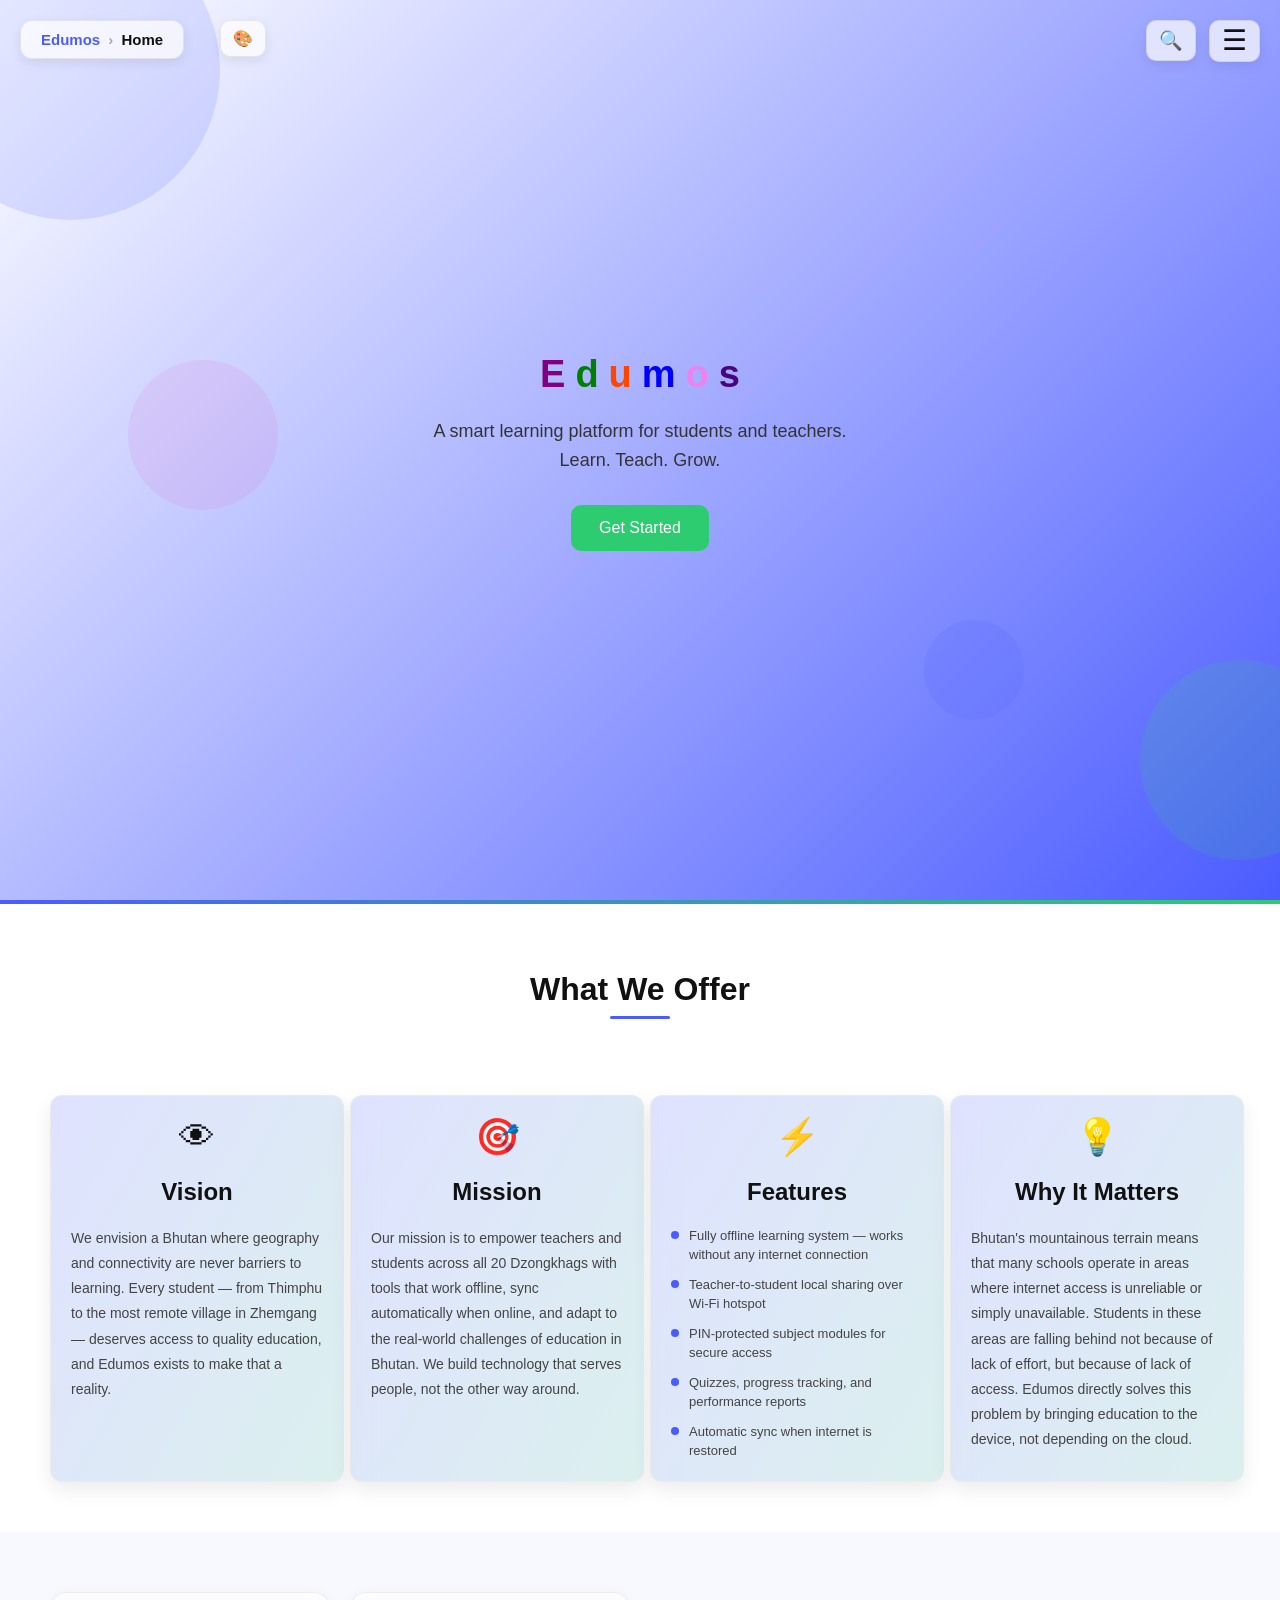
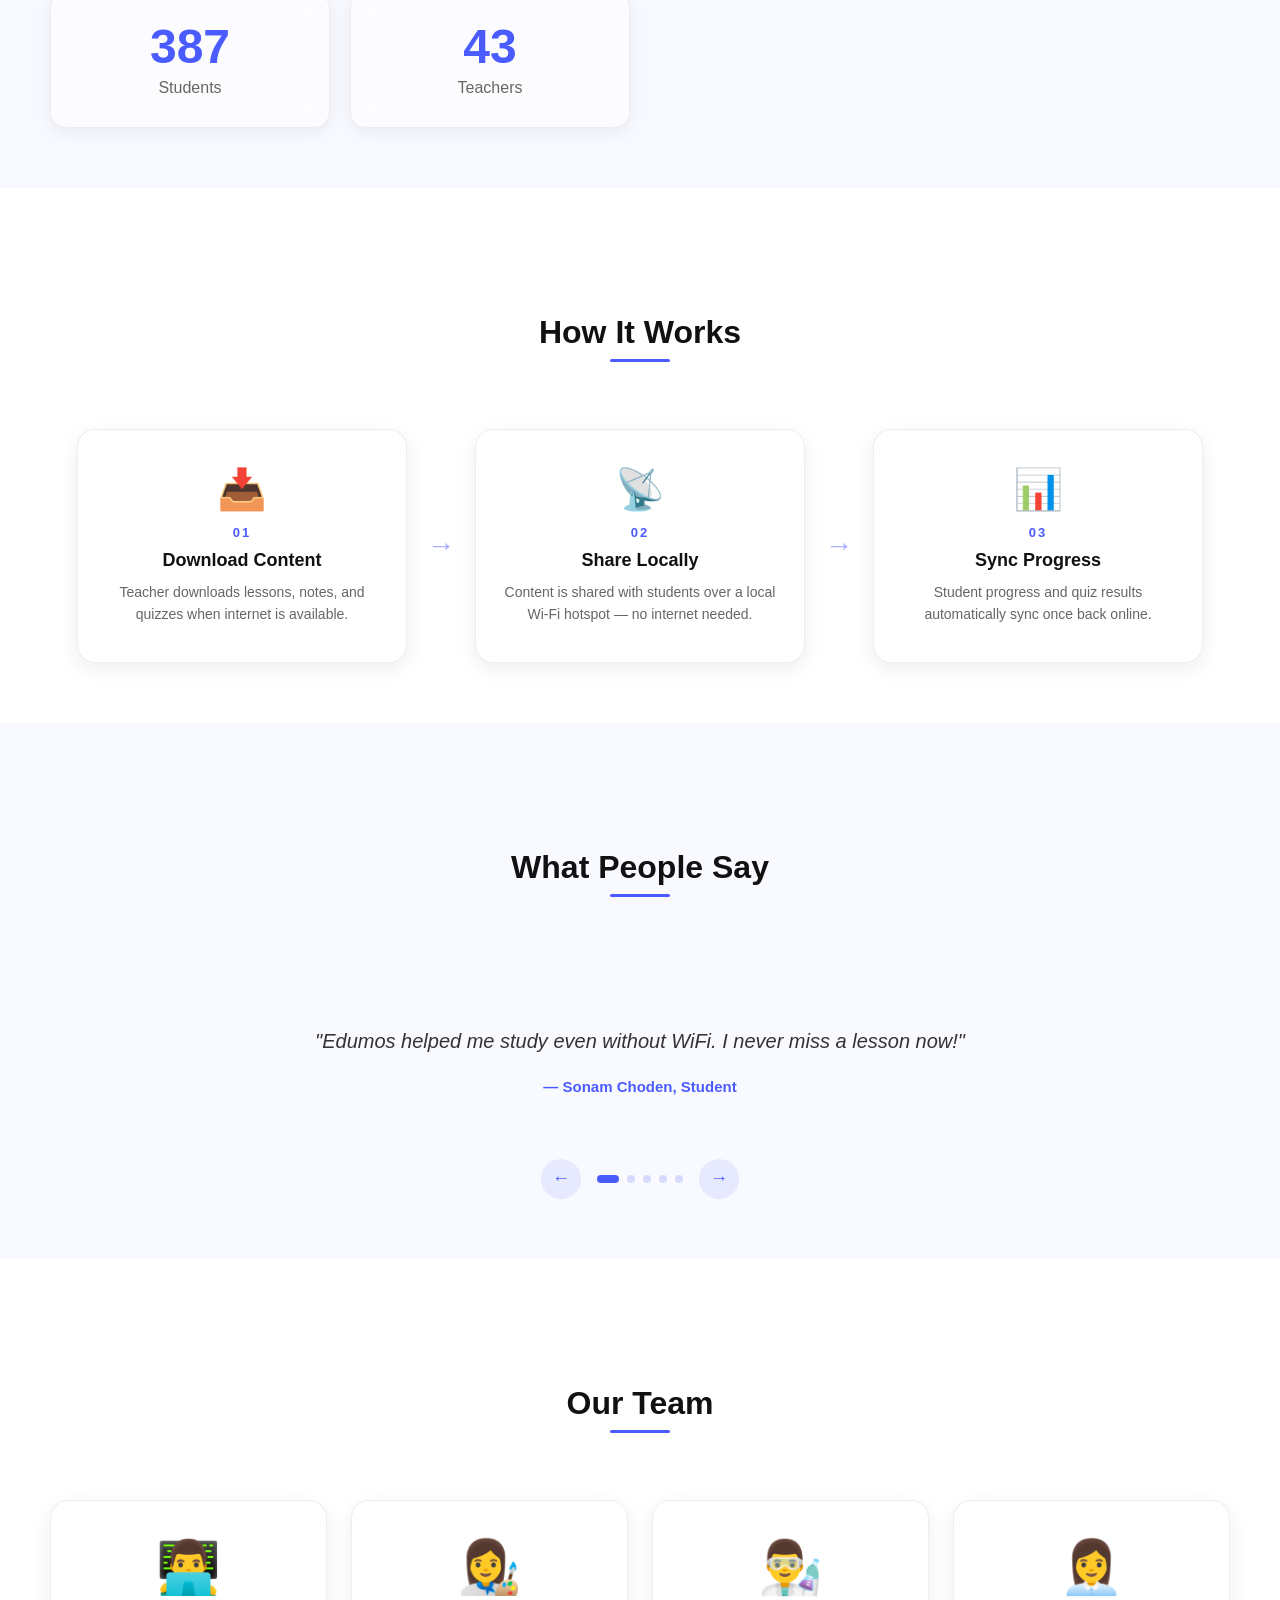
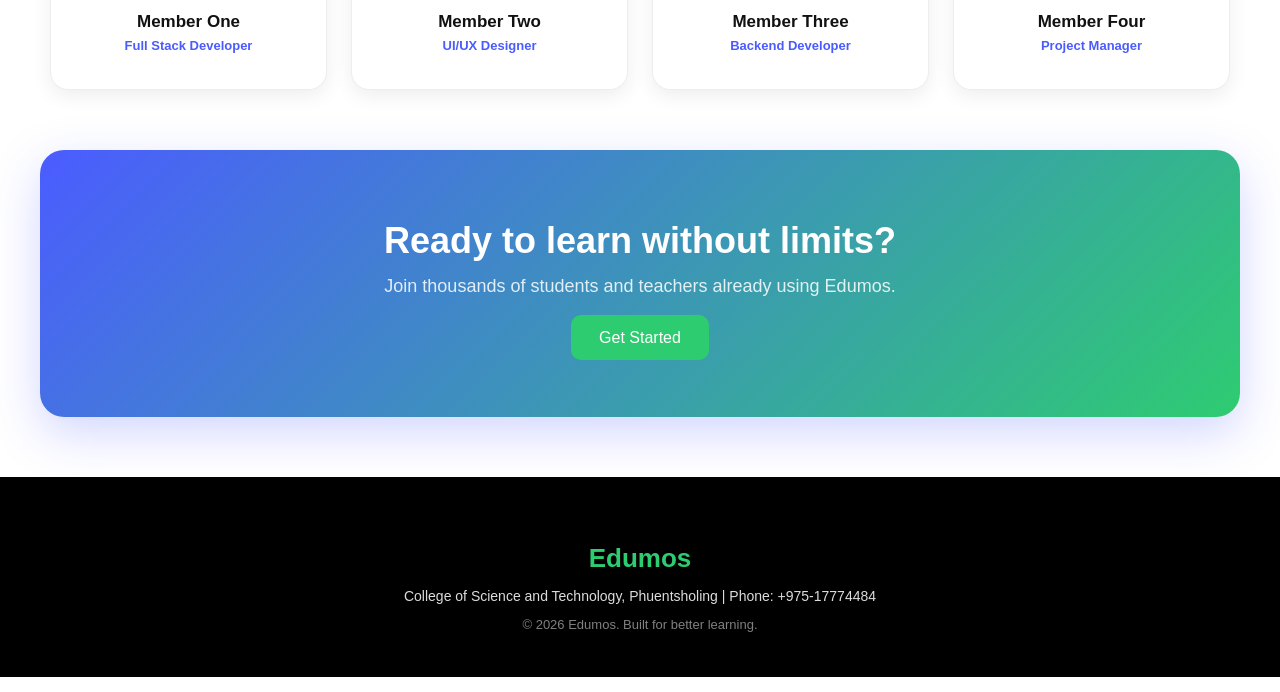
<file: index.html>
<!DOCTYPE html>
<html lang="en">
<head>
    <meta charset="UTF-8">
    <meta name="viewport" content="width=device-width, initial-scale=1.0">
    <title>Edumos - Welcome</title>
    <link rel="stylesheet" href="css/style.css">
    <link rel="icon" href="favicon.svg" type="image/svg+xml">
</head>

<body>

    <!-- TOP LEFT -->
<div class="top-left-bar">
    <div class="current-page" id="currentPage">Home</div>
    <button class="theme-toggle-btn" id="themeBtn">🎨</button>
</div>

<!-- THEME PANEL -->
<div class="theme-panel" id="themePanel">
    <div class="theme-panel-section">
        <p class="theme-panel-label">Mode</p>
        <div class="theme-mode-row">
            <button class="theme-mode-btn" id="lightBtn">☀️ Light</button>
            <button class="theme-mode-btn" id="darkBtn">🌙 Dark</button>
        </div>
    </div>
    <div class="theme-panel-section">
        <p class="theme-panel-label">Gradient</p>
        <div class="theme-gradient-row">
            <button class="theme-grad-btn" data-grad="default" title="Default" style="background:linear-gradient(135deg,#ffffff,#4b5cff);"></button>
            <button class="theme-grad-btn" data-grad="purple" title="Purple Dream" style="background:linear-gradient(135deg,#f3e7ff,#9b59b6);"></button>
            <button class="theme-grad-btn" data-grad="ocean" title="Ocean" style="background:linear-gradient(135deg,#e0f7fa,#0077b6);"></button>
            <button class="theme-grad-btn" data-grad="forest" title="Forest" style="background:linear-gradient(135deg,#e8f5e9,#2ecc71);"></button>
            <button class="theme-grad-btn" data-grad="sunset" title="Sunset" style="background:linear-gradient(135deg,#fff3e0,#e74c3c);"></button>
        </div>
    </div>
</div>

<!-- TOP RIGHT -->
<div class="top-right-bar">
    <button class="search-icon-btn" id="searchBtn">🔍</button>
    <div class="menu-icon" id="menuBtn">☰</div>
</div>

<!-- SEARCH BAR -->
<div class="search-bar-wrap" id="searchBarWrap">
    <div class="search-bar-top">
        <input type="text" id="searchInput" class="search-bar-input" placeholder="Search pages, subjects..." />
        <button class="search-bar-close" id="searchClose">✕</button>
    </div>
    <div class="search-results-drop" id="searchResults" style="display:none;"></div>
</div>

<!-- OVERLAY + SIDE MENU -->
<div class="overlay" id="overlay"></div>
<div class="side-menu" id="sideMenu">
    <button class="close-btn" id="closeBtn">✕</button>
    <a href="index.html" class="nav-link">Home</a>
    <a href="pages/about.html" class="nav-link">About</a>
    <a href="pages/faqs.html" class="nav-link">FAQs</a>
    <a href="pages/contact.html" class="nav-link">Contact</a>
</div>

<!-- INTRO SECTION -->
<div class="intro-container">

    <!-- FLOATING SHAPES -->
    <div class="shape shape-1"></div>
    <div class="shape shape-2"></div>
    <div class="shape shape-3"></div>
    <div class="shape shape-4"></div>

    <div class="logo">
        <span id="logo-text"></span>
    </div>

    <p class="intro-desc">
        A smart learning platform for students and teachers.<br>
        Learn. Teach. Grow.
    </p>

    <a href="intro.html" class="get-started-btn pulse-btn">
        Get Started
    </a>

</div>

<!-- DIVIDER -->
<div class="section-divider"></div>

<!-- INFO SECTION -->
<div class="info-section-title">
    <h2>What We Offer</h2>
</div>

<section class="info-section">

    <div class="info-box scroll-animate">
        <div class="info-icon">👁</div>
        <h2>Vision</h2>
        <p class="info-box-text">We envision a Bhutan where geography and connectivity are never barriers to learning. Every student — from Thimphu to the most remote village in Zhemgang — deserves access to quality education, and Edumos exists to make that a reality.</p>
    </div>

    <div class="info-box scroll-animate">
        <div class="info-icon">🎯</div>
        <h2>Mission</h2>
        <p class="info-box-text">Our mission is to empower teachers and students across all 20 Dzongkhags with tools that work offline, sync automatically when online, and adapt to the real-world challenges of education in Bhutan. We build technology that serves people, not the other way around.</p>
    </div>

    <div class="info-box scroll-animate">
        <div class="info-icon">⚡</div>
        <h2>Features</h2>
        <div class="info-feature-list">
            <div class="info-feature-item">
                <span class="info-feature-dot"></span>
                <span>Fully offline learning system — works without any internet connection</span>
            </div>
            <div class="info-feature-item">
                <span class="info-feature-dot"></span>
                <span>Teacher-to-student local sharing over Wi-Fi hotspot</span>
            </div>
            <div class="info-feature-item">
                <span class="info-feature-dot"></span>
                <span>PIN-protected subject modules for secure access</span>
            </div>
            <div class="info-feature-item">
                <span class="info-feature-dot"></span>
                <span>Quizzes, progress tracking, and performance reports</span>
            </div>
            <div class="info-feature-item">
                <span class="info-feature-dot"></span>
                <span>Automatic sync when internet is restored</span>
            </div>
        </div>
    </div>

    <div class="info-box scroll-animate">
        <div class="info-icon">💡</div>
        <h2>Why It Matters</h2>
        <p class="info-box-text">Bhutan's mountainous terrain means that many schools operate in areas where internet access is unreliable or simply unavailable. Students in these areas are falling behind not because of lack of effort, but because of lack of access. Edumos directly solves this problem by bringing education to the device, not depending on the cloud.</p>
    </div>

</section>

<!-- STATISTICS SECTION -->
<section class="stats-section">
    <div class="stat-counter scroll-animate">
        <p class="counter" data-target="500">0</p>
        <p class="counter-label">Students</p>
    </div>
    <div class="stat-counter scroll-animate">
        <p class="counter" data-target="50">0</p>
        <p class="counter-label">Teachers</p>
    </div>
    <div class="stat-counter scroll-animate">
        <p class="counter" data-target="100">0</p>
        <p class="counter-label">Lessons</p>
    </div>
    <div class="stat-counter scroll-animate">
        <p class="counter" data-target="12">0</p>
        <p class="counter-label">Schools Reached</p>
    </div>
</section>

<!-- HOW IT WORKS SECTION -->
<section class="how-section">
    <div class="info-section-title">
        <h2>How It Works</h2>
    </div>
    <div class="how-steps">
        <div class="how-step scroll-animate">
            <div class="how-icon">📥</div>
            <div class="how-number">01</div>
            <h3>Download Content</h3>
            <p>Teacher downloads lessons, notes, and quizzes when internet is available.</p>
        </div>
        <div class="how-arrow">→</div>
        <div class="how-step scroll-animate">
            <div class="how-icon">📡</div>
            <div class="how-number">02</div>
            <h3>Share Locally</h3>
            <p>Content is shared with students over a local Wi-Fi hotspot — no internet needed.</p>
        </div>
        <div class="how-arrow">→</div>
        <div class="how-step scroll-animate">
            <div class="how-icon">📊</div>
            <div class="how-number">03</div>
            <h3>Sync Progress</h3>
            <p>Student progress and quiz results automatically sync once back online.</p>
        </div>
    </div>
</section>

<!-- TESTIMONIALS SECTION -->
<section class="testimonials-section">
    <div class="info-section-title">
        <h2>What People Say</h2>
    </div>
    <div class="testimonials-carousel">
        <div class="testimonial-track" id="testimonialTrack">
            <div class="testimonial-card">
                <p class="testimonial-text">"Edumos helped me study even without WiFi. I never miss a lesson now!"</p>
                <p class="testimonial-author">— Sonam Choden, Student</p>
            </div>
            <div class="testimonial-card">
                <p class="testimonial-text">"Sharing lessons with my students over hotspot is so easy. This platform is a game changer."</p>
                <p class="testimonial-author">— Tenzin Wangchuk, Teacher</p>
            </div>
            <div class="testimonial-card">
                <p class="testimonial-text">"My quiz scores improved a lot because I can practice anytime, anywhere."</p>
                <p class="testimonial-author">— Pema Dorji, Student</p>
            </div>
            <div class="testimonial-card">
                <p class="testimonial-text">"Finally a platform that understands the challenges of teaching in remote areas."</p>
                <p class="testimonial-author">— Karma Lhamo, Teacher</p>
            </div>
            <div class="testimonial-card">
                <p class="testimonial-text">"The offline mode is brilliant. I studied all weekend without any internet connection."</p>
                <p class="testimonial-author">— Ugyen Norbu, Student</p>
            </div>
        </div>
        <div class="testimonial-controls">
            <button class="testimonial-btn" id="prevBtn">←</button>
            <div class="testimonial-dots" id="testimonialDots"></div>
            <button class="testimonial-btn" id="nextBtn">→</button>
        </div>
    </div>
</section>

<!-- TEAM SECTION -->
<section class="team-section">
    <div class="info-section-title">
        <h2>Our Team</h2>
    </div>
    <div class="team-grid">
        <div class="team-card scroll-animate">
            <div class="team-avatar">👨‍💻</div>
            <h3 class="team-name">Member One</h3>
            <p class="team-role">Full Stack Developer</p>
        </div>
        <div class="team-card scroll-animate">
            <div class="team-avatar">👩‍🎨</div>
            <h3 class="team-name">Member Two</h3>
            <p class="team-role">UI/UX Designer</p>
        </div>
        <div class="team-card scroll-animate">
            <div class="team-avatar">👨‍🔬</div>
            <h3 class="team-name">Member Three</h3>
            <p class="team-role">Backend Developer</p>
        </div>
        <div class="team-card scroll-animate">
            <div class="team-avatar">👩‍💼</div>
            <h3 class="team-name">Member Four</h3>
            <p class="team-role">Project Manager</p>
        </div>
    </div>
</section>

<!-- CALL TO ACTION -->
<section class="cta-section">
    <div class="cta-inner scroll-animate">
        <h2 class="cta-title">Ready to learn without limits?</h2>
        <p class="cta-sub">Join thousands of students and teachers already using Edumos.</p>
        <a href="intro.html" class="get-started-btn pulse-btn">Get Started</a>
    </div>
</section>

<!-- SCROLL TO TOP -->
<button class="scroll-top-btn" id="scrollTopBtn">↑</button>

<!-- FOOTER -->
<footer class="main-footer">
    <div class="footer-inner">
        <p class="footer-brand">Edumos</p>
        <p class="footer-sub">College of Science and Technology, Phuentsholing | Phone: +975-17774484</p>
        <p class="footer-copy">© 2026 Edumos. Built for better learning.</p>
    </div>
</footer>

<script src="js/script.js" defer></script>

</body>
</html>
</file>
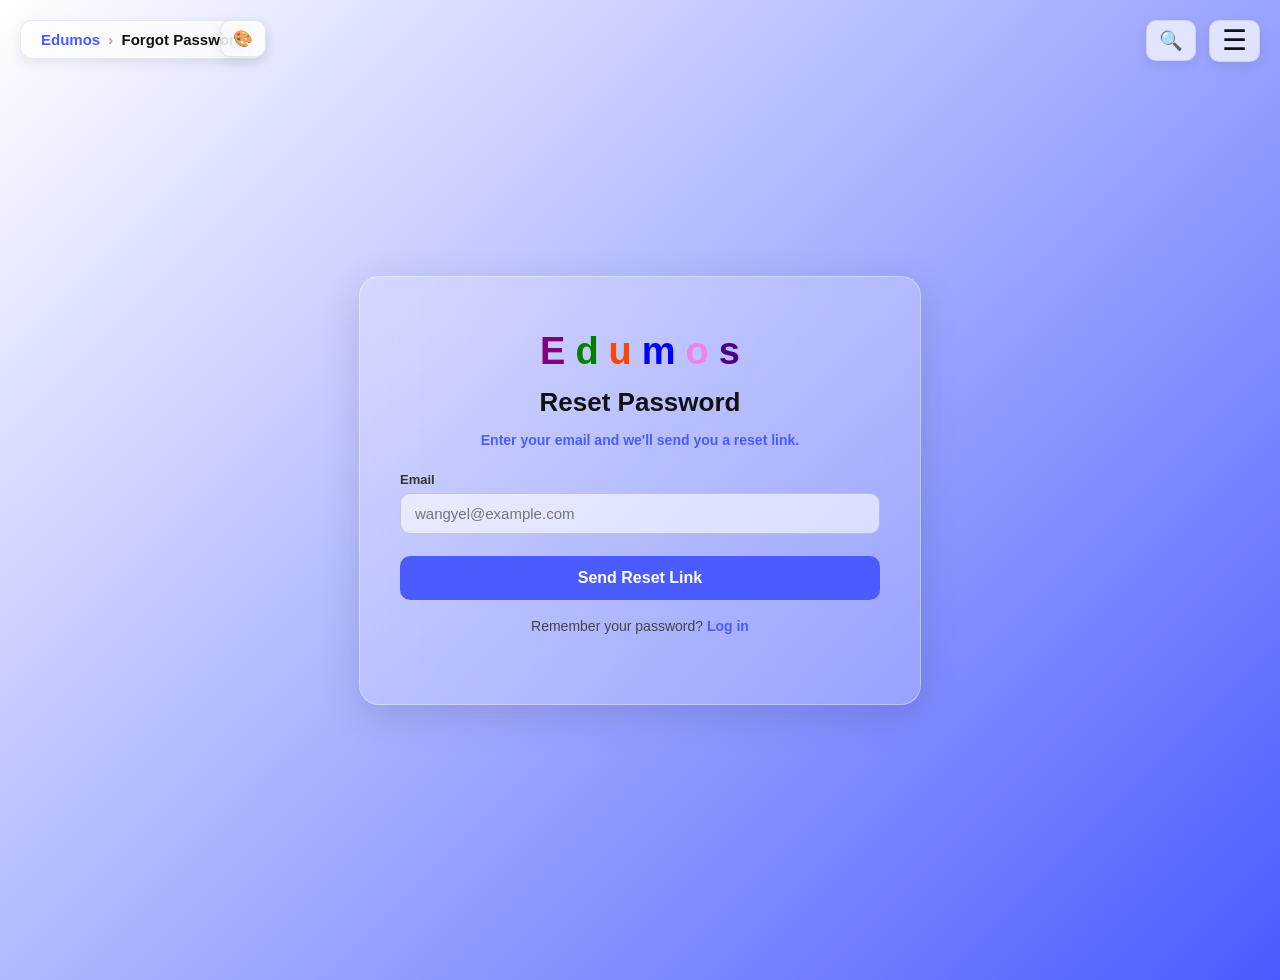
<file: forgotpassword.html>
<!DOCTYPE html>
<html lang="en">
<head>
    <meta charset="UTF-8">
    <meta name="viewport" content="width=device-width, initial-scale=1.0">
    <title>Forgot Password - Edumos</title>
    <link rel="stylesheet" href="css/style.css">
    <link rel="icon" href="favicon.svg" type="image/svg+xml">
</head>

<body>

    <!-- TOP LEFT -->
<div class="top-left-bar">
    <div class="current-page" id="currentPage">Home</div>
    <button class="theme-toggle-btn" id="themeBtn">🎨</button>
</div>

<!-- THEME PANEL -->
<div class="theme-panel" id="themePanel">
    <div class="theme-panel-section">
        <p class="theme-panel-label">Mode</p>
        <div class="theme-mode-row">
            <button class="theme-mode-btn" id="lightBtn">☀️ Light</button>
            <button class="theme-mode-btn" id="darkBtn">🌙 Dark</button>
        </div>
    </div>
    <div class="theme-panel-section">
        <p class="theme-panel-label">Gradient</p>
        <div class="theme-gradient-row">
            <button class="theme-grad-btn" data-grad="default" title="Default" style="background:linear-gradient(135deg,#ffffff,#4b5cff);"></button>
            <button class="theme-grad-btn" data-grad="purple" title="Purple Dream" style="background:linear-gradient(135deg,#f3e7ff,#9b59b6);"></button>
            <button class="theme-grad-btn" data-grad="ocean" title="Ocean" style="background:linear-gradient(135deg,#e0f7fa,#0077b6);"></button>
            <button class="theme-grad-btn" data-grad="forest" title="Forest" style="background:linear-gradient(135deg,#e8f5e9,#2ecc71);"></button>
            <button class="theme-grad-btn" data-grad="sunset" title="Sunset" style="background:linear-gradient(135deg,#fff3e0,#e74c3c);"></button>
        </div>
    </div>
</div>

<!-- TOP RIGHT -->
<div class="top-right-bar">
    <button class="search-icon-btn" id="searchBtn">🔍</button>
    <div class="menu-icon" id="menuBtn">☰</div>
</div>

<!-- SEARCH BAR -->
<div class="search-bar-wrap" id="searchBarWrap">
    <div class="search-bar-top">
        <input type="text" id="searchInput" class="search-bar-input" placeholder="Search pages, subjects..." />
        <button class="search-bar-close" id="searchClose">✕</button>
    </div>
    <div class="search-results-drop" id="searchResults" style="display:none;"></div>
</div>

<!-- OVERLAY + SIDE MENU -->
<div class="overlay" id="overlay"></div>
<div class="side-menu" id="sideMenu">
    <button class="close-btn" id="closeBtn">✕</button>
    <a href="index.html" class="nav-link">Home</a>
    <a href="pages/about.html" class="nav-link">About</a>
    <a href="pages/faqs.html" class="nav-link">FAQs</a>
    <a href="pages/contact.html" class="nav-link">Contact</a>
</div>

    <div class="auth-container">
        <div class="auth-card">

            <div class="logo">
                <span id="logo-text"></span>
            </div>

            <h2 class="auth-title">Reset Password</h2>
            <p class="auth-role">Enter your email and we'll send you a reset link.</p>

            <div class="auth-form">

                <div class="form-group">
                    <label>Email</label>
                    <input type="email" id="email" placeholder="wangyel@example.com" />
                </div>

                <button class="auth-btn" id="resetBtn">Send Reset Link</button>

                <p class="auth-switch">
                    Remember your password?
                    <a href="login.html" id="loginLink">Log in</a>
                </p>

            </div>

        </div>
    </div>

    <script src="js/script.js" defer></script>
    <script>
        const params = new URLSearchParams(window.location.search);
        const role = params.get("role") || "learner";

        document.getElementById("loginLink").href = `login.html?role=${role}`;

        document.getElementById("resetBtn").addEventListener("click", () => {
            const email = document.getElementById("email").value.trim();

            if (!email) {
                alert("Please enter your email.");
                return;
            }

            alert(`A reset link has been sent to ${email}`);
            window.location.href = `login.html?role=${role}`;
        });
    </script>

</body>
</html>
</file>
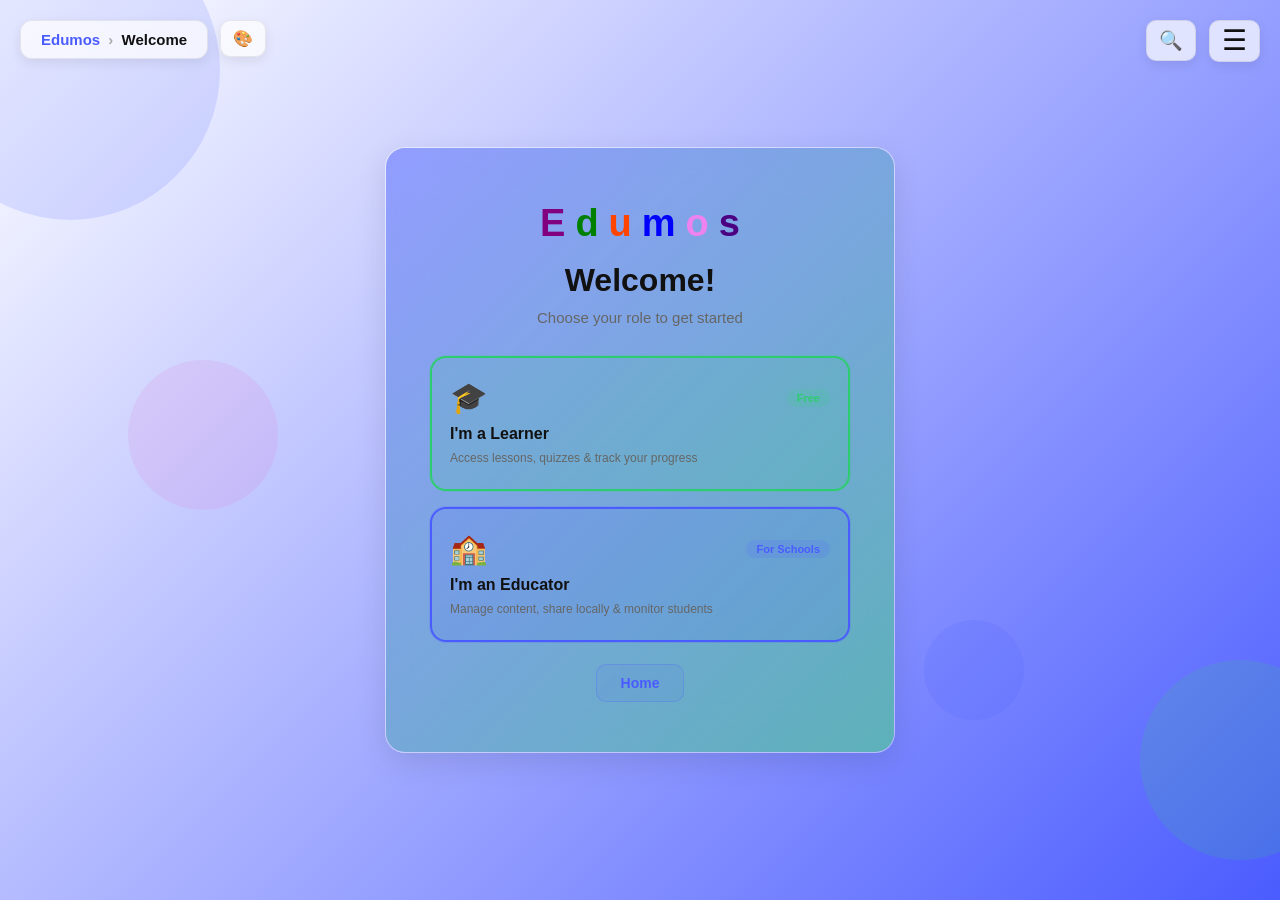
<file: intro.html>
<!DOCTYPE html>
<html lang="en">
<head>
    <meta charset="UTF-8">
    <meta name="viewport" content="width=device-width, initial-scale=1.0">
    <title>Edumos</title>
    <link rel="stylesheet" href="css/style.css">
    <link rel="icon" href="favicon.svg" type="image/svg+xml">
</head>

<body>

    <!-- TOP LEFT -->
<div class="top-left-bar">
    <div class="current-page" id="currentPage">Home</div>
    <button class="theme-toggle-btn" id="themeBtn">🎨</button>
</div>

<!-- THEME PANEL -->
<div class="theme-panel" id="themePanel">
    <div class="theme-panel-section">
        <p class="theme-panel-label">Mode</p>
        <div class="theme-mode-row">
            <button class="theme-mode-btn" id="lightBtn">☀️ Light</button>
            <button class="theme-mode-btn" id="darkBtn">🌙 Dark</button>
        </div>
    </div>
    <div class="theme-panel-section">
        <p class="theme-panel-label">Gradient</p>
        <div class="theme-gradient-row">
            <button class="theme-grad-btn" data-grad="default" title="Default" style="background:linear-gradient(135deg,#ffffff,#4b5cff);"></button>
            <button class="theme-grad-btn" data-grad="purple" title="Purple Dream" style="background:linear-gradient(135deg,#f3e7ff,#9b59b6);"></button>
            <button class="theme-grad-btn" data-grad="ocean" title="Ocean" style="background:linear-gradient(135deg,#e0f7fa,#0077b6);"></button>
            <button class="theme-grad-btn" data-grad="forest" title="Forest" style="background:linear-gradient(135deg,#e8f5e9,#2ecc71);"></button>
            <button class="theme-grad-btn" data-grad="sunset" title="Sunset" style="background:linear-gradient(135deg,#fff3e0,#e74c3c);"></button>
        </div>
    </div>
</div>

<!-- TOP RIGHT -->
<div class="top-right-bar">
    <button class="search-icon-btn" id="searchBtn">🔍</button>
    <div class="menu-icon" id="menuBtn">☰</div>
</div>

<!-- SEARCH BAR -->
<div class="search-bar-wrap" id="searchBarWrap">
    <div class="search-bar-top">
        <input type="text" id="searchInput" class="search-bar-input" placeholder="Search pages, subjects..." />
        <button class="search-bar-close" id="searchClose">✕</button>
    </div>
    <div class="search-results-drop" id="searchResults" style="display:none;"></div>
</div>

<!-- OVERLAY + SIDE MENU -->
<div class="overlay" id="overlay"></div>
<div class="side-menu" id="sideMenu">
    <button class="close-btn" id="closeBtn">✕</button>
    <a href="index.html" class="nav-link">Home</a>
    <a href="pages/about.html" class="nav-link">About</a>
    <a href="pages/faqs.html" class="nav-link">FAQs</a>
    <a href="pages/contact.html" class="nav-link">Contact</a>
</div>

    <main class="intro-container">

        <!-- FLOATING SHAPES -->
        <div class="shape shape-1"></div>
        <div class="shape shape-2"></div>
        <div class="shape shape-3"></div>
        <div class="shape shape-4"></div>

        <section class="glass-card welcome-card card-fadein">

            <!-- LOGO -->
            <div class="logo">
                <span id="logo-text"></span>
            </div>

            <!-- HEADING -->
            <h1 class="welcome-title">Welcome!</h1>
            <p class="welcome-sub">Choose your role to get started</p>

            <!-- ROLE BUTTONS -->
            <div class="role-buttons">

                <a href="signup.html?role=learner" class="role-btn learner-btn">
                    <div class="role-btn-top">
                        <span class="role-icon">🎓</span>
                        <span class="role-badge">Free</span>
                    </div>
                    <p class="role-title">I'm a Learner</p>
                    <p class="role-hint">Access lessons, quizzes & track your progress</p>
                </a>

                <a href="signup.html?role=teacher" class="role-btn teacher-btn">
                    <div class="role-btn-top">
                        <span class="role-icon">🏫</span>
                        <span class="role-badge school-badge">For Schools</span>
                    </div>
                    <p class="role-title">I'm an Educator</p>
                    <p class="role-hint">Manage content, share locally & monitor students</p>
                </a>

            </div>

            <!-- BACK LINK -->
            <!-- BACK LINK -->
             <a href="index.html" class="welcome-back-btn">Home</a>

        </section>

    </main>

    <script src="js/script.js" defer></script>

</body>
</html>
</file>
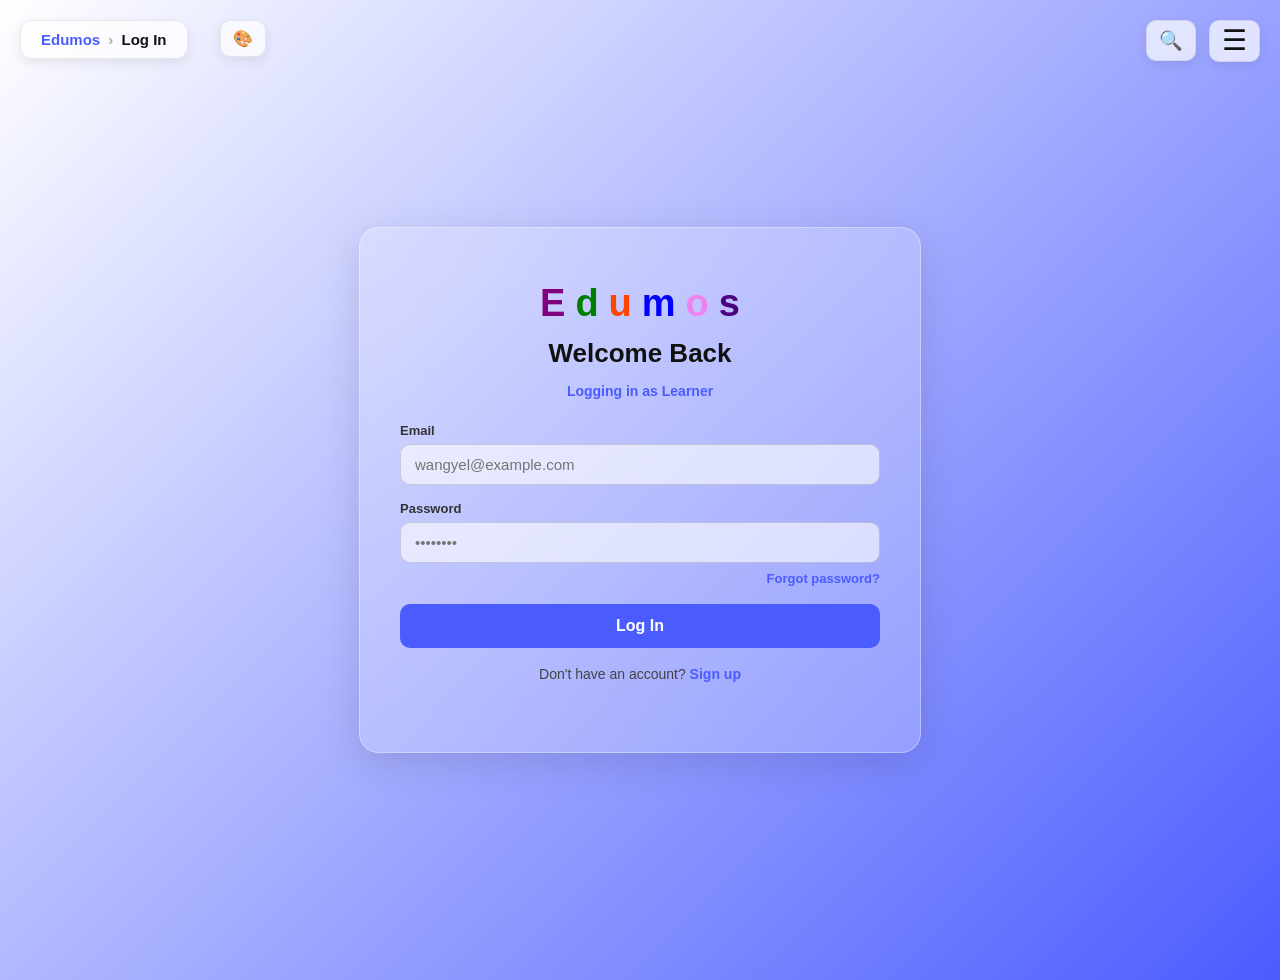
<file: login.html>
<!DOCTYPE html>
<html lang="en">
<head>
    <meta charset="UTF-8">
    <meta name="viewport" content="width=device-width, initial-scale=1.0">
    <title>Log In - Edumos</title>
    <link rel="stylesheet" href="css/style.css">
    <link rel="icon" href="favicon.svg" type="image/svg+xml">
</head>
<body>

    <!-- TOP LEFT -->
<div class="top-left-bar">
    <div class="current-page" id="currentPage">Home</div>
    <button class="theme-toggle-btn" id="themeBtn">🎨</button>
</div>

<!-- THEME PANEL -->
<div class="theme-panel" id="themePanel">
    <div class="theme-panel-section">
        <p class="theme-panel-label">Mode</p>
        <div class="theme-mode-row">
            <button class="theme-mode-btn" id="lightBtn">☀️ Light</button>
            <button class="theme-mode-btn" id="darkBtn">🌙 Dark</button>
        </div>
    </div>
    <div class="theme-panel-section">
        <p class="theme-panel-label">Gradient</p>
        <div class="theme-gradient-row">
            <button class="theme-grad-btn" data-grad="default" title="Default" style="background:linear-gradient(135deg,#ffffff,#4b5cff);"></button>
            <button class="theme-grad-btn" data-grad="purple" title="Purple Dream" style="background:linear-gradient(135deg,#f3e7ff,#9b59b6);"></button>
            <button class="theme-grad-btn" data-grad="ocean" title="Ocean" style="background:linear-gradient(135deg,#e0f7fa,#0077b6);"></button>
            <button class="theme-grad-btn" data-grad="forest" title="Forest" style="background:linear-gradient(135deg,#e8f5e9,#2ecc71);"></button>
            <button class="theme-grad-btn" data-grad="sunset" title="Sunset" style="background:linear-gradient(135deg,#fff3e0,#e74c3c);"></button>
        </div>
    </div>
</div>

<!-- TOP RIGHT -->
<div class="top-right-bar">
    <button class="search-icon-btn" id="searchBtn">🔍</button>
    <div class="menu-icon" id="menuBtn">☰</div>
</div>

<!-- SEARCH BAR -->
<div class="search-bar-wrap" id="searchBarWrap">
    <div class="search-bar-top">
        <input type="text" id="searchInput" class="search-bar-input" placeholder="Search pages, subjects..." />
        <button class="search-bar-close" id="searchClose">✕</button>
    </div>
    <div class="search-results-drop" id="searchResults" style="display:none;"></div>
</div>

<!-- OVERLAY + SIDE MENU -->
<div class="overlay" id="overlay"></div>
<div class="side-menu" id="sideMenu">
    <button class="close-btn" id="closeBtn">✕</button>
    <a href="index.html" class="nav-link">Home</a>
    <a href="pages/about.html" class="nav-link">About</a>
    <a href="pages/faqs.html" class="nav-link">FAQs</a>
    <a href="pages/contact.html" class="nav-link">Contact</a>
</div>

    <div class="auth-container">
        <div class="auth-card">

            <div class="logo"><span id="logo-text"></span></div>

            <h2 class="auth-title">Welcome Back</h2>
            <p class="auth-role" id="roleLabel">Logging in as Learner</p>

            <div class="auth-form">

                <div class="form-group">
                    <label>Email</label>
                    <input type="email" id="email" placeholder="wangyel@example.com" />
                </div>

                <div class="form-group">
                    <label>Password</label>
                    <input type="password" id="password" placeholder="••••••••" />
                </div>

                <p class="forgot-password">
                    <a href="forgotpassword.html" id="forgotLink">Forgot password?</a>
                </p>

                <button class="auth-btn" id="loginBtn">Log In</button>

                <p class="auth-switch">
                    Don't have an account?
                    <a href="signup.html" id="signupLink">Sign up</a>
                </p>

            </div>
        </div>
    </div>

    <script src="js/script.js" defer></script>
    <script>
        const params = new URLSearchParams(window.location.search);
        const role = params.get("role") || "learner";

        document.getElementById("roleLabel").textContent =
            `Logging in as ${role === "teacher" ? "Educator" : "Learner"}`;

        document.getElementById("signupLink").href = `signup.html?role=${role}`;
        document.getElementById("forgotLink").href = `forgotpassword.html?role=${role}`;

        document.getElementById("loginBtn").addEventListener("click", () => {
            const email    = document.getElementById("email").value.trim();
            const password = document.getElementById("password").value.trim();

            if (!email || !password) {
                alert("Please fill in all fields.");
                return;
            }

            // Restore role from email in real app; here we use URL param
            sessionStorage.setItem("userRole", role);
            sessionStorage.setItem("userName", email.split("@")[0]);

            window.location.href = `onboarding/location.html?role=${role}`;
        });
    </script>
</body>
</html>
</file>
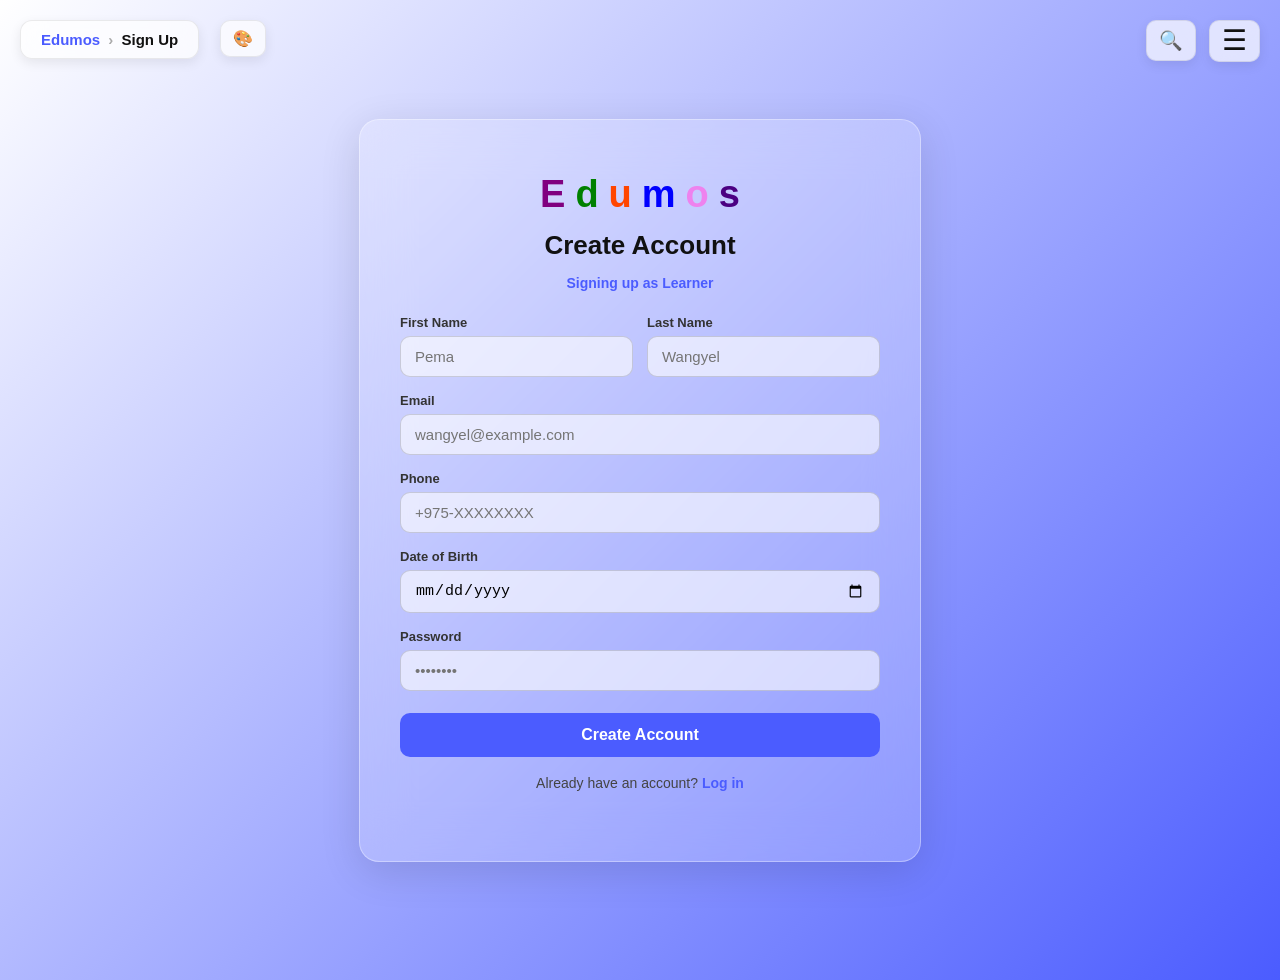
<file: signup.html>
<!DOCTYPE html>
<html lang="en">
<head>
    <meta charset="UTF-8">
    <meta name="viewport" content="width=device-width, initial-scale=1.0">
    <title>Sign Up - Edumos</title>
    <link rel="stylesheet" href="css/style.css">
    <link rel="icon" href="favicon.svg" type="image/svg+xml">
</head>
<body>

    <!-- TOP LEFT -->
<div class="top-left-bar">
    <div class="current-page" id="currentPage">Home</div>
    <button class="theme-toggle-btn" id="themeBtn">🎨</button>
</div>

<!-- THEME PANEL -->
<div class="theme-panel" id="themePanel">
    <div class="theme-panel-section">
        <p class="theme-panel-label">Mode</p>
        <div class="theme-mode-row">
            <button class="theme-mode-btn" id="lightBtn">☀️ Light</button>
            <button class="theme-mode-btn" id="darkBtn">🌙 Dark</button>
        </div>
    </div>
    <div class="theme-panel-section">
        <p class="theme-panel-label">Gradient</p>
        <div class="theme-gradient-row">
            <button class="theme-grad-btn" data-grad="default" title="Default" style="background:linear-gradient(135deg,#ffffff,#4b5cff);"></button>
            <button class="theme-grad-btn" data-grad="purple" title="Purple Dream" style="background:linear-gradient(135deg,#f3e7ff,#9b59b6);"></button>
            <button class="theme-grad-btn" data-grad="ocean" title="Ocean" style="background:linear-gradient(135deg,#e0f7fa,#0077b6);"></button>
            <button class="theme-grad-btn" data-grad="forest" title="Forest" style="background:linear-gradient(135deg,#e8f5e9,#2ecc71);"></button>
            <button class="theme-grad-btn" data-grad="sunset" title="Sunset" style="background:linear-gradient(135deg,#fff3e0,#e74c3c);"></button>
        </div>
    </div>
</div>

<!-- TOP RIGHT -->
<div class="top-right-bar">
    <button class="search-icon-btn" id="searchBtn">🔍</button>
    <div class="menu-icon" id="menuBtn">☰</div>
</div>

<!-- SEARCH BAR -->
<div class="search-bar-wrap" id="searchBarWrap">
    <div class="search-bar-top">
        <input type="text" id="searchInput" class="search-bar-input" placeholder="Search pages, subjects..." />
        <button class="search-bar-close" id="searchClose">✕</button>
    </div>
    <div class="search-results-drop" id="searchResults" style="display:none;"></div>
</div>

<!-- OVERLAY + SIDE MENU -->
<div class="overlay" id="overlay"></div>
<div class="side-menu" id="sideMenu">
    <button class="close-btn" id="closeBtn">✕</button>
    <a href="index.html" class="nav-link">Home</a>
    <a href="pages/about.html" class="nav-link">About</a>
    <a href="pages/faqs.html" class="nav-link">FAQs</a>
    <a href="pages/contact.html" class="nav-link">Contact</a>
</div>

    <div class="auth-container">
        <div class="auth-card">

            <div class="logo"><span id="logo-text"></span></div>

            <h2 class="auth-title">Create Account</h2>
            <p class="auth-role" id="roleLabel">Signing up as Learner</p>

            <div class="auth-form">

                <div class="form-row">
                    <div class="form-group">
                        <label>First Name</label>
                        <input type="text" id="firstName" placeholder="Pema" />
                    </div>
                    <div class="form-group">
                        <label>Last Name</label>
                        <input type="text" id="lastName" placeholder="Wangyel" />
                    </div>
                </div>

                <div class="form-group">
                    <label>Email</label>
                    <input type="email" id="email" placeholder="wangyel@example.com" />
                </div>

                <div class="form-group">
                    <label>Phone</label>
                    <input type="tel" id="phone" placeholder="+975-XXXXXXXX" />
                </div>

                <div class="form-group">
                    <label>Date of Birth</label>
                    <input type="date" id="dob" />
                </div>

                <div class="form-group">
                    <label>Password</label>
                    <input type="password" id="password" placeholder="••••••••" />
                </div>

                <button class="auth-btn" id="signupBtn">Create Account</button>

                <p class="auth-switch">
                    Already have an account?
                    <a href="login.html" id="loginLink">Log in</a>
                </p>

            </div>
        </div>
    </div>

    <script src="js/script.js" defer></script>
    <script>
        const params = new URLSearchParams(window.location.search);
        const role = params.get("role") || "learner";

        document.getElementById("roleLabel").textContent =
            `Signing up as ${role === "teacher" ? "Educator" : "Learner"}`;

        document.getElementById("loginLink").href = `login.html?role=${role}`;

        document.getElementById("signupBtn").addEventListener("click", () => {
            const firstName = document.getElementById("firstName").value.trim();
            const lastName  = document.getElementById("lastName").value.trim();
            const email     = document.getElementById("email").value.trim();
            const phone     = document.getElementById("phone").value.trim();
            const dob       = document.getElementById("dob").value;
            const password  = document.getElementById("password").value.trim();

            if (!firstName || !email || !phone || !dob || !password) {
                alert("Please fill in all fields.");
                return;
            }

            // Save name and role to sessionStorage
            sessionStorage.setItem("userName", firstName + " " + lastName);
            sessionStorage.setItem("userRole", role);

            window.location.href = `onboarding/location.html?role=${role}`;
        });
    </script>
</body>
</html>
</file>
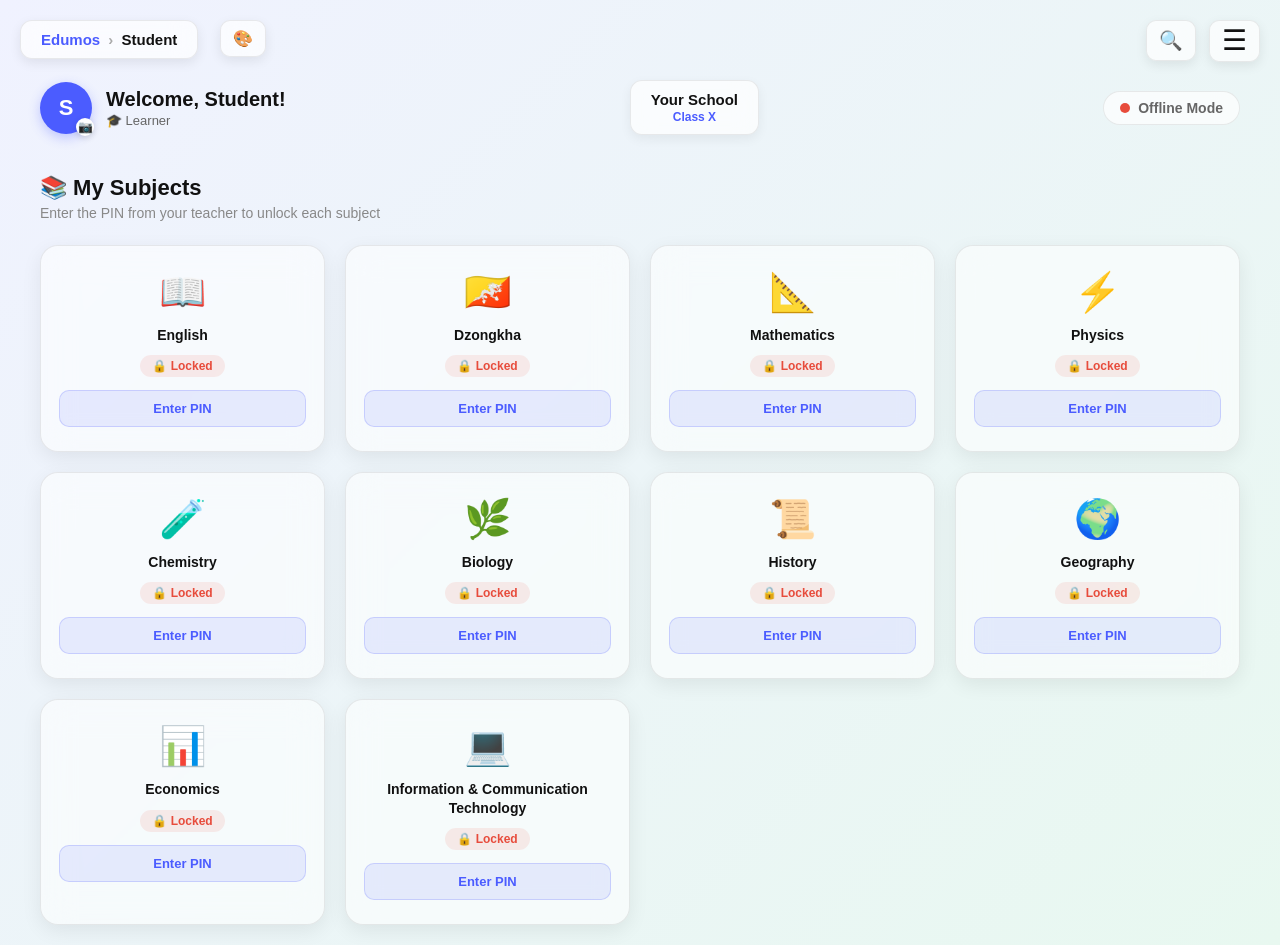
<file: dashboards/student.html>
<!DOCTYPE html>
<html lang="en">
<head>
    <meta charset="UTF-8">
    <meta name="viewport" content="width=device-width, initial-scale=1.0">
    <title>Student Dashboard - Edumos</title>
    <link rel="stylesheet" href="../css/style.css">
    <link rel="icon" href="../favicon.svg" type="image/svg+xml">
</head>
<body class="dashboard-page">

    <!-- TOP LEFT -->
    <div class="top-left-bar">
        <div class="current-page" id="currentPage">Student</div>
        <button class="theme-toggle-btn" id="themeBtn">🎨</button>
    </div>

    <!-- THEME PANEL -->
    <div class="theme-panel" id="themePanel">
        <div class="theme-panel-section">
            <p class="theme-panel-label">Mode</p>
            <div class="theme-mode-row">
                <button class="theme-mode-btn" id="lightBtn">☀️ Light</button>
                <button class="theme-mode-btn" id="darkBtn">🌙 Dark</button>
            </div>
        </div>
        <div class="theme-panel-section">
            <p class="theme-panel-label">Gradient</p>
            <div class="theme-gradient-row">
                <button class="theme-grad-btn" data-grad="default" title="Default" style="background:linear-gradient(135deg,#ffffff,#4b5cff);"></button>
                <button class="theme-grad-btn" data-grad="purple" title="Purple Dream" style="background:linear-gradient(135deg,#f3e7ff,#9b59b6);"></button>
                <button class="theme-grad-btn" data-grad="ocean" title="Ocean" style="background:linear-gradient(135deg,#e0f7fa,#0077b6);"></button>
                <button class="theme-grad-btn" data-grad="forest" title="Forest" style="background:linear-gradient(135deg,#e8f5e9,#2ecc71);"></button>
                <button class="theme-grad-btn" data-grad="sunset" title="Sunset" style="background:linear-gradient(135deg,#fff3e0,#e74c3c);"></button>
            </div>
        </div>
    </div>

    <!-- TOP RIGHT -->
    <div class="top-right-bar">
        <button class="search-icon-btn" id="searchBtn">🔍</button>
        <div class="menu-icon" id="menuBtn">☰</div>
    </div>

    <!-- SEARCH BAR -->
    <div class="search-bar-wrap" id="searchBarWrap">
        <div class="search-bar-top">
            <input type="text" id="searchInput" class="search-bar-input" placeholder="Search pages, subjects..." />
            <button class="search-bar-close" id="searchClose">✕</button>
        </div>
        <div class="search-results-drop" id="searchResults" style="display:none;"></div>
    </div>

    <!-- OVERLAY + SIDE MENU -->
    <div class="overlay" id="overlay"></div>
    <div class="side-menu" id="sideMenu">
        <button class="close-btn" id="closeBtn">✕</button>
        <a href="../index.html" class="nav-link">Home</a>
        <a href="../pages/about.html" class="nav-link">About</a>
        <a href="../pages/faqs.html" class="nav-link">FAQs</a>
        <a href="../pages/contact.html" class="nav-link">Contact</a>
        <div class="side-menu-divider"></div>
        <button class="nav-link logout-nav-btn" id="logoutBtn">🚪 Log Out</button>
    </div>

    <!-- TOP BAR -->
    <div class="dash-topbar">
        <div class="dash-user">

            <!-- AVATAR -->
            <div class="avatar-wrap" id="avatarWrap">
                <div class="dash-avatar" id="userAvatar">S</div>
                <div class="avatar-camera-hint">📷</div>
            </div>

            <!-- PROFILE DROPDOWN -->
            <div class="profile-dropdown" id="profileDropdown">
                <div class="profile-drop-header">
                    <div class="profile-drop-avatar-wrap">
                        <div class="profile-drop-avatar" id="profileDropAvatar">S</div>
                        <label class="profile-drop-camera" for="photoUpload" title="Change photo">📷</label>
                        <input type="file" id="photoUpload" accept="image/*" style="display:none;" />
                    </div>
                    <div class="profile-drop-info">
                        <p class="profile-drop-name" id="profileDropName">Student</p>
                        <p class="profile-drop-role">🎓 Learner</p>
                        <p class="profile-drop-school" id="profileDropSchool">School</p>
                    </div>
                </div>
                <div class="profile-drop-divider"></div>
                <div class="profile-drop-grade" id="profileDropGrade">Class —</div>
            </div>

            <div>
                <p class="dash-name" id="userName">Welcome, Student!</p>
                <p class="dash-role">🎓 Learner</p>
            </div>
        </div>

        <div class="dash-school-info">
            <p class="dash-school-name" id="schoolName">School</p>
            <p class="dash-subject-name" id="gradeName">Grade</p>
        </div>

        <div class="dash-sync">
            <span class="sync-dot"></span> Offline Mode
        </div>
    </div>

    <!-- DASHBOARD BODY -->
    <div class="dash-body">
        <div class="std-section-title">
            <h2>📚 My Subjects</h2>
            <p>Enter the PIN from your teacher to unlock each subject</p>
        </div>
        <div class="subject-grid" id="subjectGrid"></div>
    </div>

    <!-- PIN MODAL -->
    <div class="modal-overlay" id="pinModal" style="display:none;">
        <div class="modal-card">
            <button class="modal-close" id="modalClose">✕</button>
            <div class="modal-icon" id="modalIcon">📘</div>
            <h3 class="modal-title" id="modalSubject">Mathematics</h3>
            <p class="modal-hint">Enter the 4-digit PIN from your teacher</p>
            <div class="pin-inputs">
                <input type="text" maxlength="1" class="pin-box" id="m1" />
                <input type="text" maxlength="1" class="pin-box" id="m2" />
                <input type="text" maxlength="1" class="pin-box" id="m3" />
                <input type="text" maxlength="1" class="pin-box" id="m4" />
            </div>
            <p class="modal-error" id="modalError" style="display:none;">❌ Incorrect PIN. Try again.</p>
            <button class="auth-btn" id="modalSubmit" style="margin-top:16px;">Unlock</button>
        </div>
    </div>

    <!-- LOGOUT MODAL -->
    <div class="modal-overlay" id="logoutModal" style="display:none;">
        <div class="modal-card">
            <div class="modal-icon">🚪</div>
            <h3 class="modal-title">Log Out?</h3>
            <p class="modal-hint">Are you sure you want to log out of Edumos?</p>
            <button class="auth-btn" id="logoutConfirm" style="margin-top:16px;">Yes, Log Out</button>
            <button class="pin-reset-btn" id="logoutCancel" style="margin-top:10px; background:rgba(0,0,0,0.05); color:#666; border-color:rgba(0,0,0,0.1);">Cancel</button>
        </div>
    </div>

    <button class="scroll-top-btn" id="scrollTopBtn">↑</button>

    <script src="../js/script.js" defer></script>
    <script>
        // ── SESSION DATA ──
        const name   = sessionStorage.getItem("userName") || "Student";
        const school = sessionStorage.getItem("school")   || "Your School";
        const grade  = sessionStorage.getItem("selectedGrade") || "X";
        const stream = sessionStorage.getItem("selectedStream") || "";

        document.getElementById("userName").textContent      = `Welcome, ${name}!`;
        document.getElementById("schoolName").textContent    = school;
        document.getElementById("gradeName").textContent     = `Class ${grade}`;
        document.getElementById("profileDropName").textContent   = name;
        document.getElementById("profileDropSchool").textContent = school;
        document.getElementById("profileDropGrade").textContent  = `Class ${grade}`;

        // ── AVATAR / PROFILE PICTURE ──
        const avatarKey    = `edumos_avatar_${name}`;
        const savedPhoto   = localStorage.getItem(avatarKey);
        const avatarEl     = document.getElementById("userAvatar");
        const dropAvatarEl = document.getElementById("profileDropAvatar");
        const initial      = name.charAt(0).toUpperCase();

        function setAvatar(src) {
            if (src) {
                [avatarEl, dropAvatarEl].forEach(el => {
                    el.style.backgroundImage    = `url(${src})`;
                    el.style.backgroundSize     = "cover";
                    el.style.backgroundPosition = "center";
                    el.textContent              = "";
                });
            } else {
                [avatarEl, dropAvatarEl].forEach(el => {
                    el.style.backgroundImage = "";
                    el.textContent           = initial;
                });
            }
        }

        setAvatar(savedPhoto);

        document.getElementById("photoUpload").addEventListener("change", function() {
            const file = this.files[0];
            if (!file) return;
            const reader = new FileReader();
            reader.onload = e => {
                localStorage.setItem(avatarKey, e.target.result);
                setAvatar(e.target.result);
            };
            reader.readAsDataURL(file);
        });

        // ── PROFILE DROPDOWN ──
        const avatarWrap      = document.getElementById("avatarWrap");
        const profileDropdown = document.getElementById("profileDropdown");

        avatarWrap.addEventListener("click", e => {
            e.stopPropagation();
            profileDropdown.classList.toggle("open");
        });

        document.addEventListener("click", e => {
            if (!profileDropdown.contains(e.target) && e.target !== avatarWrap) {
                profileDropdown.classList.remove("open");
            }
        });

        // ── LOGOUT ──
        const logoutModal   = document.getElementById("logoutModal");
        const logoutConfirm = document.getElementById("logoutConfirm");
        const logoutCancel  = document.getElementById("logoutCancel");

        document.getElementById("logoutBtn").addEventListener("click", () => {
            document.getElementById("sideMenu").classList.remove("active");
            document.getElementById("overlay").classList.remove("active");
            document.body.style.overflow = "";
            logoutModal.style.display = "flex";
        });

        logoutConfirm.addEventListener("click", () => {
            sessionStorage.clear();
            window.location.href = "../index.html";
        });

        logoutCancel.addEventListener("click", () => {
            logoutModal.style.display = "none";
        });

        // ── SUBJECTS ──
        const subjectsByGrade = {
            "PP":   ["Art Education","Dzongkha","English","Health & Physical Education","Mathematics","Environmental Studies (EVS)"],
            "I":    ["Art Education","Dzongkha","English","Health & Physical Education","Mathematics","Environmental Studies (EVS)"],
            "II":   ["Art Education","Dzongkha","English","Health & Physical Education","Mathematics","Environmental Studies (EVS)"],
            "III":  ["Art Education","Dzongkha","English","Health & Physical Education","Mathematics","Environmental Studies (EVS)"],
            "IV":   ["English","Dzongkha","Mathematics","Social Studies","Information & Communication Technology","Health & Physical Education"],
            "V":    ["English","Dzongkha","Mathematics","Social Studies","Information & Communication Technology","Health & Physical Education"],
            "VI":   ["English","Dzongkha","Mathematics","Social Studies","Information & Communication Technology","Health & Physical Education"],
            "VII":  ["English","Dzongkha","Science","History & Civics","Geography","Information & Communication Technology","Health & Physical Education"],
            "VIII": ["English","Dzongkha","Science","History & Civics","Geography","Information & Communication Technology","Health & Physical Education"],
            "IX":   ["English","Dzongkha","Mathematics","Physics","Chemistry","Biology","History","Geography","Economics","Information & Communication Technology"],
            "X":    ["English","Dzongkha","Mathematics","Physics","Chemistry","Biology","History","Geography","Economics","Information & Communication Technology"],
            "XI Science":   ["Pure Mathematics","Dzongkha","English","Biology","Physics","Chemistry","Information & Communication Technology"],
            "XI Commerce":  ["Business Mathematics","English","Dzongkha","Accountancy","Economics","Business & Entrepreneurship","Information & Communication Technology"],
            "XI Arts":      ["English","Dzongkha","Business Mathematics","Geography","History","Information & Communication Technology"],
            "XII Science":  ["Pure Mathematics","Dzongkha","English","Biology","Physics","Chemistry","Information & Communication Technology"],
            "XII Commerce": ["Business Mathematics","English","Dzongkha","Accountancy","Economics","Business & Entrepreneurship","Information & Communication Technology"],
            "XII Arts":     ["English","Dzongkha","Business Mathematics","Geography","History","Information & Communication Technology"]
        };

        const subjectIcons = {
            "English":"📖","Dzongkha":"🇧🇹","Mathematics":"📐",
            "Pure Mathematics":"📐","Business Mathematics":"🧮",
            "Physics":"⚡","Chemistry":"🧪","Biology":"🌿",
            "Science":"🔬","History":"📜","History & Civics":"📜",
            "Geography":"🌍","Economics":"📊","Accountancy":"🧾",
            "Business & Entrepreneurship":"💼","Social Studies":"🌐",
            "Information & Communication Technology":"💻",
            "Health & Physical Education":"🏃","Art Education":"🎨",
            "Environmental Studies (EVS)":"🍃","Business Studies":"📋"
        };

        const subjects    = subjectsByGrade[grade] || [];
        const grid        = document.getElementById("subjectGrid");
        const unlockedKey = `unlocked_${school}_${grade}`.replace(/\s/g,"_");
        let unlocked      = JSON.parse(sessionStorage.getItem(unlockedKey) || "[]");

        function renderSubjects() {
            grid.innerHTML = "";
            subjects.forEach(subject => {
                const isUnlocked = unlocked.includes(subject);
                const card = document.createElement("div");
                card.classList.add("subject-card");
                if (isUnlocked) card.classList.add("subject-unlocked");

                card.innerHTML = `
                    <div class="subject-card-icon">${subjectIcons[subject] || "📘"}</div>
                    <h3 class="subject-card-name">${subject}</h3>
                    <div class="subject-card-status">
                        ${isUnlocked
                            ? `<span class="subject-badge unlocked-badge">✅ Unlocked</span>`
                            : `<span class="subject-badge locked-badge">🔒 Locked</span>`
                        }
                    </div>
                    <button class="subject-card-btn ${isUnlocked ? "open-btn" : "unlock-btn"}">
                        ${isUnlocked ? "Open →" : "Enter PIN"}
                    </button>
                `;

                card.querySelector("button").addEventListener("click", () => {
                    if (isUnlocked) {
                        alert(`Opening ${subject}... (Content coming soon!)`);
                    } else {
                        openPinModal(subject);
                    }
                });

                grid.appendChild(card);
            });
        }

        // ── PIN MODAL ──
        const modal       = document.getElementById("pinModal");
        const modalClose  = document.getElementById("modalClose");
        const modalSubmit = document.getElementById("modalSubmit");
        const modalError  = document.getElementById("modalError");
        let currentSubject = "";

        function openPinModal(subject) {
            currentSubject = subject;
            document.getElementById("modalSubject").textContent = subject;
            document.getElementById("modalIcon").textContent    = subjectIcons[subject] || "📘";
            modalError.style.display = "none";
            ["m1","m2","m3","m4"].forEach(id => document.getElementById(id).value = "");
            modal.style.display = "flex";
            document.getElementById("m1").focus();
        }

        modalClose.addEventListener("click", () => { modal.style.display = "none"; });
        modal.addEventListener("click", e => { if (e.target === modal) modal.style.display = "none"; });

        ["m1","m2","m3","m4"].forEach((id, i, arr) => {
            const box = document.getElementById(id);
            box.addEventListener("input", () => {
                box.value = box.value.replace(/\D/,"");
                if (box.value && i < arr.length - 1) document.getElementById(arr[i+1]).focus();
            });
            box.addEventListener("keydown", e => {
                if (e.key === "Backspace" && !box.value && i > 0) document.getElementById(arr[i-1]).focus();
            });
        });

        modalSubmit.addEventListener("click", () => {
            const pin = ["m1","m2","m3","m4"].map(id => document.getElementById(id).value).join("");
            if (pin.length < 4) { alert("Please enter all 4 digits."); return; }

            const pinKey     = `pin_${school}_${grade}_${currentSubject}`.replace(/\s/g,"_");
            const correctPin = sessionStorage.getItem(pinKey);

            if (!correctPin) {
                modalError.textContent   = "❌ No PIN set yet. Ask your teacher to set one first.";
                modalError.style.display = "block";
                return;
            }

            if (pin !== correctPin) {
                modalError.textContent   = "❌ Incorrect PIN. Check with your teacher.";
                modalError.style.display = "block";
                ["m1","m2","m3","m4"].forEach(id => document.getElementById(id).value = "");
                document.getElementById("m1").focus();
                return;
            }

            if (!unlocked.includes(currentSubject)) unlocked.push(currentSubject);
            sessionStorage.setItem(unlockedKey, JSON.stringify(unlocked));
            modal.style.display = "none";
            renderSubjects();
        });

        renderSubjects();
    </script>
</body>
</html>
</file>
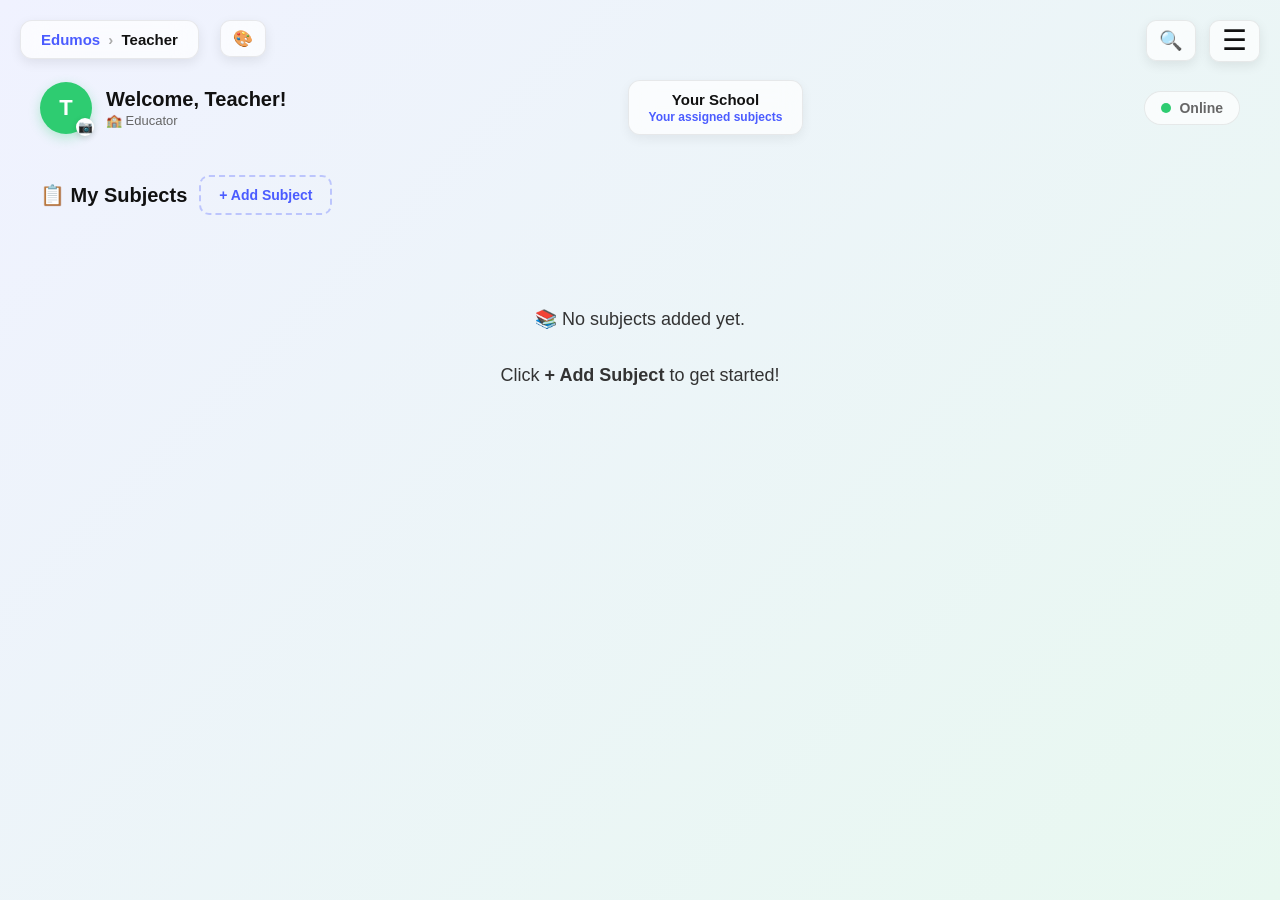
<file: dashboards/teacher.html>
<!DOCTYPE html>
<html lang="en">
<head>
    <meta charset="UTF-8">
    <meta name="viewport" content="width=device-width, initial-scale=1.0">
    <title>Teacher Dashboard - Edumos</title>
    <link rel="stylesheet" href="../css/style.css">
    <link rel="icon" href="../favicon.svg" type="image/svg+xml">
</head>
<body class="dashboard-page">

    <!-- TOP LEFT -->
    <div class="top-left-bar">
        <div class="current-page" id="currentPage">Teacher</div>
        <button class="theme-toggle-btn" id="themeBtn">🎨</button>
    </div>

    <!-- THEME PANEL -->
    <div class="theme-panel" id="themePanel">
        <div class="theme-panel-section">
            <p class="theme-panel-label">Mode</p>
            <div class="theme-mode-row">
                <button class="theme-mode-btn" id="lightBtn">☀️ Light</button>
                <button class="theme-mode-btn" id="darkBtn">🌙 Dark</button>
            </div>
        </div>
        <div class="theme-panel-section">
            <p class="theme-panel-label">Gradient</p>
            <div class="theme-gradient-row">
                <button class="theme-grad-btn" data-grad="default" title="Default" style="background:linear-gradient(135deg,#ffffff,#4b5cff);"></button>
                <button class="theme-grad-btn" data-grad="purple" title="Purple Dream" style="background:linear-gradient(135deg,#f3e7ff,#9b59b6);"></button>
                <button class="theme-grad-btn" data-grad="ocean" title="Ocean" style="background:linear-gradient(135deg,#e0f7fa,#0077b6);"></button>
                <button class="theme-grad-btn" data-grad="forest" title="Forest" style="background:linear-gradient(135deg,#e8f5e9,#2ecc71);"></button>
                <button class="theme-grad-btn" data-grad="sunset" title="Sunset" style="background:linear-gradient(135deg,#fff3e0,#e74c3c);"></button>
            </div>
        </div>
    </div>

    <!-- TOP RIGHT -->
    <div class="top-right-bar">
        <button class="search-icon-btn" id="searchBtn">🔍</button>
        <div class="menu-icon" id="menuBtn">☰</div>
    </div>

    <!-- SEARCH BAR -->
    <div class="search-bar-wrap" id="searchBarWrap">
        <div class="search-bar-top">
            <input type="text" id="searchInput" class="search-bar-input" placeholder="Search pages, subjects..." />
            <button class="search-bar-close" id="searchClose">✕</button>
        </div>
        <div class="search-results-drop" id="searchResults" style="display:none;"></div>
    </div>

    <!-- OVERLAY + SIDE MENU -->
    <div class="overlay" id="overlay"></div>
    <div class="side-menu" id="sideMenu">
        <button class="close-btn" id="closeBtn">✕</button>
        <a href="../index.html" class="nav-link">Home</a>
        <a href="../pages/about.html" class="nav-link">About</a>
        <a href="../pages/faqs.html" class="nav-link">FAQs</a>
        <a href="../pages/contact.html" class="nav-link">Contact</a>
        <div class="side-menu-divider"></div>
        <button class="nav-link logout-nav-btn" id="logoutBtn">🚪 Log Out</button>
    </div>

    <!-- TOP BAR -->
    <div class="dash-topbar">
        <div class="dash-user">

            <!-- AVATAR -->
            <div class="avatar-wrap" id="avatarWrap">
                <div class="dash-avatar teacher-avatar" id="userAvatar">T</div>
                <div class="avatar-camera-hint">📷</div>
            </div>

            <!-- PROFILE DROPDOWN -->
            <div class="profile-dropdown" id="profileDropdown">
                <div class="profile-drop-header">
                    <div class="profile-drop-avatar-wrap">
                        <div class="profile-drop-avatar teacher-avatar" id="profileDropAvatar">T</div>
                        <label class="profile-drop-camera" for="photoUpload" title="Change photo">📷</label>
                        <input type="file" id="photoUpload" accept="image/*" style="display:none;" />
                    </div>
                    <div class="profile-drop-info">
                        <p class="profile-drop-name" id="profileDropName">Teacher</p>
                        <p class="profile-drop-role">🏫 Educator</p>
                        <p class="profile-drop-school" id="profileDropSchool">School</p>
                    </div>
                </div>
                <div class="profile-drop-divider"></div>
                <div class="profile-drop-grade">Managing subjects from dashboard</div>
            </div>

            <div>
                <p class="dash-name" id="userName">Welcome, Teacher!</p>
                <p class="dash-role">🏫 Educator</p>
            </div>
        </div>

        <div class="dash-school-info">
            <p class="dash-school-name" id="schoolName">School</p>
            <p class="dash-subject-name">Your assigned subjects</p>
        </div>

        <div class="dash-sync">
            <span class="sync-dot online"></span> Online
        </div>
    </div>

    <!-- DASHBOARD BODY -->
    <div class="dash-body">
        <div class="class-tabs-header">
            <h2 class="teacher-dash-title">📋 My Subjects</h2>
            <button class="add-class-btn" id="addClassBtn">+ Add Subject</button>
        </div>
        <div class="subject-grid" id="teacherSubjectGrid"></div>
        <div class="no-class-msg" id="noClassMsg">
            <p>📚 No subjects added yet.</p>
            <p>Click <strong>+ Add Subject</strong> to get started!</p>
        </div>
    </div>

    <!-- ADD SUBJECT MODAL -->
    <div class="modal-overlay" id="addClassModal" style="display:none;">
        <div class="modal-card">
            <button class="modal-close" id="addClassClose">✕</button>
            <h3 class="modal-title">Add a Subject</h3>
            <p class="modal-hint">Select the class and subject you teach</p>
            <div class="form-group" style="margin-top:16px; text-align:left;">
                <label>Class</label>
                <select id="addGradeSelect" class="setup-select">
                    <option value="">— Select Class —</option>
                    <option>PP</option><option>I</option><option>II</option>
                    <option>III</option><option>IV</option><option>V</option>
                    <option>VI</option><option>VII</option><option>VIII</option>
                    <option>IX</option><option>X</option>
                    <option>XI</option><option>XII</option>
                </select>
            </div>
            <div class="form-group" id="addStreamGroup" style="display:none; text-align:left;">
                <label>Stream</label>
                <select id="addStreamSelect" class="setup-select">
                    <option value="">— Select Stream —</option>
                    <option>Science</option>
                    <option>Commerce</option>
                    <option>Arts</option>
                </select>
            </div>
            <div class="form-group" id="addSubjectGroup" style="display:none; text-align:left;">
                <label>Subject</label>
                <select id="addSubjectSelect" class="setup-select">
                    <option value="">— Select Subject —</option>
                </select>
            </div>
            <button class="auth-btn" id="addClassConfirm" style="margin-top:20px;">Add Subject</button>
        </div>
    </div>

    <!-- PIN MODAL -->
    <div class="modal-overlay" id="pinModal" style="display:none;">
        <div class="modal-card">
            <button class="modal-close" id="pinModalClose">✕</button>
            <div class="modal-icon" id="pinModalIcon">📘</div>
            <h3 class="modal-title" id="pinModalSubject">Mathematics</h3>
            <p class="modal-hint" id="pinModalClass">Class X</p>
            <p class="modal-hint" id="pinModalHint">Set a PIN for students to access this subject</p>
            <div class="pin-inputs">
                <input type="text" maxlength="1" class="pin-box" id="t1" />
                <input type="text" maxlength="1" class="pin-box" id="t2" />
                <input type="text" maxlength="1" class="pin-box" id="t3" />
                <input type="text" maxlength="1" class="pin-box" id="t4" />
            </div>
            <p class="pin-hint" id="currentPinDisplay"></p>
            <p class="modal-error" id="pinModalError" style="display:none;"></p>
            <button class="auth-btn" id="pinModalSave" style="margin-top:16px;">Save PIN</button>
            <button class="pin-reset-btn" id="pinModalReset" style="display:none;">🔄 Reset PIN</button>
        </div>
    </div>

    <!-- LOGOUT MODAL -->
    <div class="modal-overlay" id="logoutModal" style="display:none;">
        <div class="modal-card">
            <div class="modal-icon">🚪</div>
            <h3 class="modal-title">Log Out?</h3>
            <p class="modal-hint">Are you sure you want to log out of Edumos?</p>
            <button class="auth-btn" id="logoutConfirm" style="margin-top:16px;">Yes, Log Out</button>
            <button class="pin-reset-btn" id="logoutCancel" style="margin-top:10px; background:rgba(0,0,0,0.05); color:#666; border-color:rgba(0,0,0,0.1);">Cancel</button>
        </div>
    </div>

    <button class="scroll-top-btn" id="scrollTopBtn">↑</button>

    <script src="../js/script.js" defer></script>
    <script>
        // ── SESSION DATA ──
        const name   = sessionStorage.getItem("userName") || "Teacher";
        const school = sessionStorage.getItem("school")   || "Your School";

        document.getElementById("userName").textContent      = `Welcome, ${name}!`;
        document.getElementById("schoolName").textContent    = school;
        document.getElementById("profileDropName").textContent   = name;
        document.getElementById("profileDropSchool").textContent = school;

        // ── AVATAR / PROFILE PICTURE ──
        const avatarKey    = `edumos_avatar_${name}`;
        const savedPhoto   = localStorage.getItem(avatarKey);
        const avatarEl     = document.getElementById("userAvatar");
        const dropAvatarEl = document.getElementById("profileDropAvatar");
        const initial      = name.charAt(0).toUpperCase();

        function setAvatar(src) {
            if (src) {
                [avatarEl, dropAvatarEl].forEach(el => {
                    el.style.backgroundImage    = `url(${src})`;
                    el.style.backgroundSize     = "cover";
                    el.style.backgroundPosition = "center";
                    el.textContent              = "";
                });
            } else {
                [avatarEl, dropAvatarEl].forEach(el => {
                    el.style.backgroundImage = "";
                    el.textContent           = initial;
                });
            }
        }

        setAvatar(savedPhoto);

        document.getElementById("photoUpload").addEventListener("change", function() {
            const file = this.files[0];
            if (!file) return;
            const reader = new FileReader();
            reader.onload = e => {
                localStorage.setItem(avatarKey, e.target.result);
                setAvatar(e.target.result);
            };
            reader.readAsDataURL(file);
        });

        // ── PROFILE DROPDOWN ──
        const avatarWrap      = document.getElementById("avatarWrap");
        const profileDropdown = document.getElementById("profileDropdown");

        avatarWrap.addEventListener("click", e => {
            e.stopPropagation();
            profileDropdown.classList.toggle("open");
        });

        document.addEventListener("click", e => {
            if (!profileDropdown.contains(e.target) && e.target !== avatarWrap) {
                profileDropdown.classList.remove("open");
            }
        });

        // ── LOGOUT ──
        const logoutModal   = document.getElementById("logoutModal");
        const logoutConfirm = document.getElementById("logoutConfirm");
        const logoutCancel  = document.getElementById("logoutCancel");

        document.getElementById("logoutBtn").addEventListener("click", () => {
            document.getElementById("sideMenu").classList.remove("active");
            document.getElementById("overlay").classList.remove("active");
            document.body.style.overflow = "";
            logoutModal.style.display = "flex";
        });

        logoutConfirm.addEventListener("click", () => {
            sessionStorage.clear();
            window.location.href = "../index.html";
        });

        logoutCancel.addEventListener("click", () => {
            logoutModal.style.display = "none";
        });

        // ── SUBJECTS ──
        const subjectsByGrade = {
            "PP":   ["Art Education","Dzongkha","English","Health & Physical Education","Mathematics","Environmental Studies (EVS)"],
            "I":    ["Art Education","Dzongkha","English","Health & Physical Education","Mathematics","Environmental Studies (EVS)"],
            "II":   ["Art Education","Dzongkha","English","Health & Physical Education","Mathematics","Environmental Studies (EVS)"],
            "III":  ["Art Education","Dzongkha","English","Health & Physical Education","Mathematics","Environmental Studies (EVS)"],
            "IV":   ["English","Dzongkha","Mathematics","Social Studies","Information & Communication Technology","Health & Physical Education"],
            "V":    ["English","Dzongkha","Mathematics","Social Studies","Information & Communication Technology","Health & Physical Education"],
            "VI":   ["English","Dzongkha","Mathematics","Social Studies","Information & Communication Technology","Health & Physical Education"],
            "VII":  ["English","Dzongkha","Science","History & Civics","Geography","Information & Communication Technology","Health & Physical Education"],
            "VIII": ["English","Dzongkha","Science","History & Civics","Geography","Information & Communication Technology","Health & Physical Education"],
            "IX":   ["English","Dzongkha","Mathematics","Physics","Chemistry","Biology","History","Geography","Economics","Information & Communication Technology"],
            "X":    ["English","Dzongkha","Mathematics","Physics","Chemistry","Biology","History","Geography","Economics","Information & Communication Technology"],
            "XI Science":   ["Pure Mathematics","Dzongkha","English","Biology","Physics","Chemistry","Information & Communication Technology"],
            "XI Commerce":  ["Business Mathematics","English","Dzongkha","Accountancy","Economics","Business & Entrepreneurship","Information & Communication Technology"],
            "XI Arts":      ["English","Dzongkha","Business Mathematics","Geography","History","Information & Communication Technology"],
            "XII Science":  ["Pure Mathematics","Dzongkha","English","Biology","Physics","Chemistry","Information & Communication Technology"],
            "XII Commerce": ["Business Mathematics","English","Dzongkha","Accountancy","Economics","Business & Entrepreneurship","Information & Communication Technology"],
            "XII Arts":     ["English","Dzongkha","Business Mathematics","Geography","History","Information & Communication Technology"]
        };

        const subjectIcons = {
            "English":"📖","Dzongkha":"🇧🇹","Mathematics":"📐",
            "Pure Mathematics":"📐","Business Mathematics":"🧮",
            "Physics":"⚡","Chemistry":"🧪","Biology":"🌿",
            "Science":"🔬","History":"📜","History & Civics":"📜",
            "Geography":"🌍","Economics":"📊","Accountancy":"🧾",
            "Business & Entrepreneurship":"💼","Social Studies":"🌐",
            "Information & Communication Technology":"💻",
            "Health & Physical Education":"🏃","Art Education":"🎨",
            "Environmental Studies (EVS)":"🍃"
        };

        const assignedKey = `teacher_subjects_${school}`.replace(/\s/g,"_");
        let assigned      = JSON.parse(sessionStorage.getItem(assignedKey) || "[]");

        const subjectGrid = document.getElementById("teacherSubjectGrid");
        const noClassMsg  = document.getElementById("noClassMsg");
        let currentPinEntry = null;

        function renderCards() {
            subjectGrid.innerHTML = "";
            noClassMsg.style.display  = assigned.length === 0 ? "block" : "none";
            subjectGrid.style.display = assigned.length === 0 ? "none" : "grid";

            assigned.forEach((entry, index) => {
                const { grade, subject } = entry;
                const pinKey = `pin_${school}_${grade}_${subject}`.replace(/\s/g,"_");
                const pin    = sessionStorage.getItem(pinKey);
                const hasPin = !!pin;

                const card = document.createElement("div");
                card.classList.add("subject-card", "teacher-subject-card");

                card.innerHTML = `
                    <div class="teacher-card-grade-tag">Class ${grade}</div>
                    <div class="subject-card-icon">${subjectIcons[subject] || "📘"}</div>
                    <h3 class="subject-card-name">${subject}</h3>
                    <div class="subject-card-status">
                        ${hasPin
                            ? `<span class="subject-badge unlocked-badge">✅ PIN: ${pin}</span>`
                            : `<span class="subject-badge locked-badge">⚠️ No PIN Set</span>`
                        }
                    </div>
                    <div class="teacher-card-stats">
                        <span>👥 -- students</span>
                        <span>⭐ -- avg</span>
                    </div>
                    <button class="subject-card-btn unlock-btn">
                        ${hasPin ? "✏️ Change PIN" : "🔑 Set PIN"}
                    </button>
                    <button class="remove-subject-btn">✕ Remove</button>
                `;

                card.querySelector(".unlock-btn").addEventListener("click", () => {
                    openPinModal(entry, hasPin, pin);
                });

                card.querySelector(".remove-subject-btn").addEventListener("click", () => {
                    removeSubject(index);
                });

                subjectGrid.appendChild(card);
            });
        }

        function removeSubject(index) {
            const entry = assigned[index];
            if (!confirm(`Remove ${entry.subject} — Class ${entry.grade}?`)) return;
            assigned.splice(index, 1);
            sessionStorage.setItem(assignedKey, JSON.stringify(assigned));
            renderCards();
        }

        // ── PIN MODAL ──
        const pinModal          = document.getElementById("pinModal");
        const pinModalClose     = document.getElementById("pinModalClose");
        const pinModalSave      = document.getElementById("pinModalSave");
        const pinModalReset     = document.getElementById("pinModalReset");
        const pinModalError     = document.getElementById("pinModalError");
        const currentPinDisplay = document.getElementById("currentPinDisplay");

        function openPinModal(entry, hasPin, existingPin) {
            currentPinEntry = entry;
            document.getElementById("pinModalSubject").textContent = entry.subject;
            document.getElementById("pinModalIcon").textContent    = subjectIcons[entry.subject] || "📘";
            document.getElementById("pinModalClass").textContent   = `Class ${entry.grade}`;
            document.getElementById("pinModalHint").textContent    = hasPin
                ? "Change the PIN for this subject"
                : "Set a PIN for students to access this subject";
            currentPinDisplay.textContent = hasPin ? `Current PIN: ${existingPin}` : "";
            pinModalReset.style.display   = hasPin ? "block" : "none";
            pinModalError.style.display   = "none";
            ["t1","t2","t3","t4"].forEach(id => document.getElementById(id).value = "");
            pinModal.style.display = "flex";
            document.getElementById("t1").focus();
        }

        pinModalClose.addEventListener("click", () => { pinModal.style.display = "none"; });
        pinModal.addEventListener("click", e => { if (e.target === pinModal) pinModal.style.display = "none"; });

        pinModalSave.addEventListener("click", () => {
            const pin = ["t1","t2","t3","t4"].map(id => document.getElementById(id).value).join("");
            if (pin.length < 4) {
                pinModalError.textContent   = "Please enter all 4 digits.";
                pinModalError.style.display = "block";
                return;
            }
            const pinKey = `pin_${school}_${currentPinEntry.grade}_${currentPinEntry.subject}`.replace(/\s/g,"_");
            sessionStorage.setItem(pinKey, pin);
            alert(`✅ PIN ${pin} set for ${currentPinEntry.subject} — Class ${currentPinEntry.grade}!\nShare this with your students.`);
            pinModal.style.display = "none";
            renderCards();
        });

        pinModalReset.addEventListener("click", () => {
            if (!confirm(`Reset PIN for ${currentPinEntry.subject} — Class ${currentPinEntry.grade}?\nStudents will lose access.`)) return;
            const pinKey = `pin_${school}_${currentPinEntry.grade}_${currentPinEntry.subject}`.replace(/\s/g,"_");
            sessionStorage.removeItem(pinKey);
            pinModal.style.display = "none";
            renderCards();
        });

        ["t1","t2","t3","t4"].forEach((id, i, arr) => {
            const box = document.getElementById(id);
            box.addEventListener("input", () => {
                box.value = box.value.replace(/\D/,"");
                if (box.value && i < arr.length - 1) document.getElementById(arr[i+1]).focus();
            });
            box.addEventListener("keydown", e => {
                if (e.key === "Backspace" && !box.value && i > 0) document.getElementById(arr[i-1]).focus();
            });
        });

        // ── ADD SUBJECT MODAL ──
        const addClassModal    = document.getElementById("addClassModal");
        const addClassClose    = document.getElementById("addClassClose");
        const addGradeSelect   = document.getElementById("addGradeSelect");
        const addStreamGroup   = document.getElementById("addStreamGroup");
        const addStreamSelect  = document.getElementById("addStreamSelect");
        const addSubjectGroup  = document.getElementById("addSubjectGroup");
        const addSubjectSelect = document.getElementById("addSubjectSelect");
        const addClassConfirm  = document.getElementById("addClassConfirm");

        document.getElementById("addClassBtn").addEventListener("click", () => {
            addGradeSelect.value  = "";
            addStreamSelect.value = "";
            addSubjectSelect.innerHTML = '<option value="">— Select Subject —</option>';
            addStreamGroup.style.display  = "none";
            addSubjectGroup.style.display = "none";
            addClassModal.style.display   = "flex";
        });

        addClassClose.addEventListener("click", () => { addClassModal.style.display = "none"; });
        addClassModal.addEventListener("click", e => { if (e.target === addClassModal) addClassModal.style.display = "none"; });

        addGradeSelect.addEventListener("change", () => {
            const g = addGradeSelect.value;
            addStreamSelect.value = "";
            addSubjectSelect.innerHTML = '<option value="">— Select Subject —</option>';
            addSubjectGroup.style.display = "none";
            if (g === "XI" || g === "XII") {
                addStreamGroup.style.display = "block";
            } else {
                addStreamGroup.style.display = "none";
                if (g) populateSubjects(g);
            }
        });

        addStreamSelect.addEventListener("change", () => {
            const g      = addGradeSelect.value;
            const stream = addStreamSelect.value;
            addSubjectSelect.innerHTML = '<option value="">— Select Subject —</option>';
            addSubjectGroup.style.display = "none";
            if (stream) populateSubjects(`${g} ${stream}`);
        });

        function populateSubjects(key) {
            const subs = subjectsByGrade[key] || [];
            addSubjectSelect.innerHTML = '<option value="">— Select Subject —</option>';
            subs.forEach(s => {
                const opt = document.createElement("option");
                opt.textContent = s;
                addSubjectSelect.appendChild(opt);
            });
            addSubjectGroup.style.display = "block";
        }

        addClassConfirm.addEventListener("click", () => {
            const g       = addGradeSelect.value;
            const stream  = addStreamSelect.value;
            const subject = addSubjectSelect.value;

            if (!g) { alert("Please select a class."); return; }
            if ((g === "XI" || g === "XII") && !stream) { alert("Please select a stream."); return; }
            if (!subject) { alert("Please select a subject."); return; }

            const gradeLabel = stream ? `${g} ${stream}` : g;
            const exists     = assigned.some(e => e.grade === gradeLabel && e.subject === subject);
            if (exists) { alert(`${subject} for Class ${gradeLabel} is already added!`); return; }

            assigned.push({ grade: gradeLabel, subject });
            sessionStorage.setItem(assignedKey, JSON.stringify(assigned));
            addClassModal.style.display = "none";
            renderCards();
        });

        renderCards();
    </script>
</body>
</html>
</file>
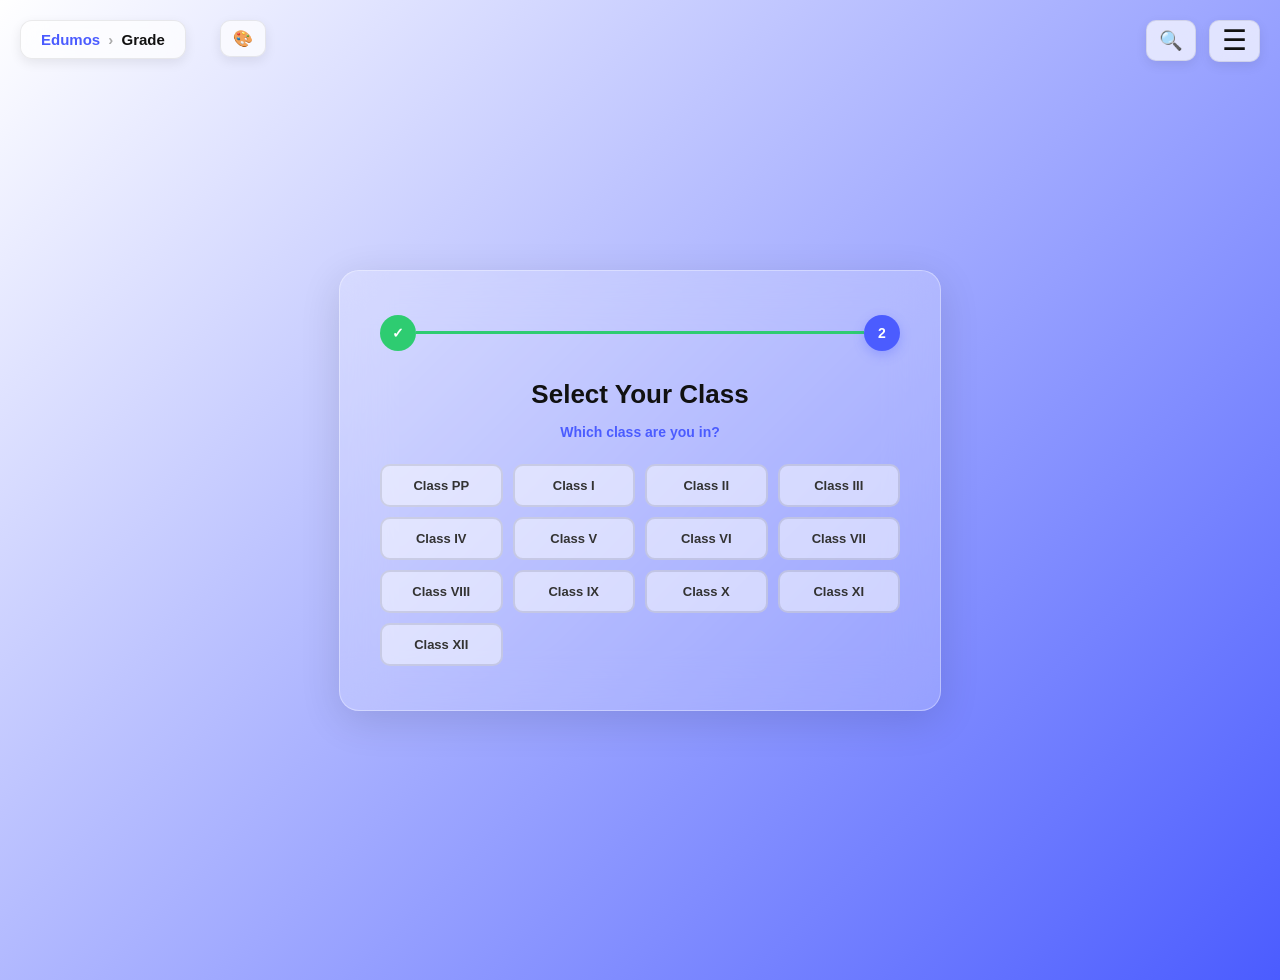
<file: onboarding/grade.html>
<!DOCTYPE html>
<html lang="en">
<head>
    <meta charset="UTF-8">
    <meta name="viewport" content="width=device-width, initial-scale=1.0">
    <title>Select Grade - Edumos</title>
    <link rel="stylesheet" href="../css/style.css">
    <link rel="icon" href="../favicon.svg" type="image/svg+xml">
</head>
<body>

    <!-- TOP LEFT -->
<div class="top-left-bar">
    <div class="current-page" id="currentPage">Home</div>
    <button class="theme-toggle-btn" id="themeBtn">🎨</button>
</div>

<!-- THEME PANEL -->
<div class="theme-panel" id="themePanel">
    <div class="theme-panel-section">
        <p class="theme-panel-label">Mode</p>
        <div class="theme-mode-row">
            <button class="theme-mode-btn" id="lightBtn">☀️ Light</button>
            <button class="theme-mode-btn" id="darkBtn">🌙 Dark</button>
        </div>
    </div>
    <div class="theme-panel-section">
        <p class="theme-panel-label">Gradient</p>
        <div class="theme-gradient-row">
            <button class="theme-grad-btn" data-grad="default" title="Default" style="background:linear-gradient(135deg,#ffffff,#4b5cff);"></button>
            <button class="theme-grad-btn" data-grad="purple" title="Purple Dream" style="background:linear-gradient(135deg,#f3e7ff,#9b59b6);"></button>
            <button class="theme-grad-btn" data-grad="ocean" title="Ocean" style="background:linear-gradient(135deg,#e0f7fa,#0077b6);"></button>
            <button class="theme-grad-btn" data-grad="forest" title="Forest" style="background:linear-gradient(135deg,#e8f5e9,#2ecc71);"></button>
            <button class="theme-grad-btn" data-grad="sunset" title="Sunset" style="background:linear-gradient(135deg,#fff3e0,#e74c3c);"></button>
        </div>
    </div>
</div>

<!-- TOP RIGHT -->
<div class="top-right-bar">
    <button class="search-icon-btn" id="searchBtn">🔍</button>
    <div class="menu-icon" id="menuBtn">☰</div>
</div>

<!-- SEARCH BAR -->
<div class="search-bar-wrap" id="searchBarWrap">
    <div class="search-bar-top">
        <input type="text" id="searchInput" class="search-bar-input" placeholder="Search pages, subjects..." />
        <button class="search-bar-close" id="searchClose">✕</button>
    </div>
    <div class="search-results-drop" id="searchResults" style="display:none;"></div>
</div>

<!-- OVERLAY + SIDE MENU -->
<div class="overlay" id="overlay"></div>
<div class="side-menu" id="sideMenu">
    <button class="close-btn" id="closeBtn">✕</button>
    <a href="../index.html" class="nav-link">Home</a>
    <a href="../pages/about.html" class="nav-link">About</a>
    <a href="../pages/faqs.html" class="nav-link">FAQs</a>
    <a href="../pages/contact.html" class="nav-link">Contact</a>
</div>

    <div class="auth-container">
        <div class="auth-card setup-card">

            <div class="setup-step-indicator">
                <div class="setup-step done">✓</div>
                <div class="setup-step-line active-line"></div>
                <div class="setup-step active">2</div>
            </div>

            <h2 class="auth-title">Select Your Class</h2>
            <p class="auth-role">Which class are you in?</p>

            <div class="auth-form">
                <div class="grade-grid" id="gradeGrid"></div>

                <!-- Stream selection for XI and XII -->
                <div id="streamGroup" style="display:none; margin-top:16px;">
                    <div class="form-group">
                        <label>Select Stream</label>
                        <select id="streamSelect" class="setup-select">
                            <option value="">— Select Stream —</option>
                            <option value="Science">Science</option>
                            <option value="Commerce">Commerce</option>
                            <option value="Arts">Arts</option>
                        </select>
                    </div>
                </div>

                <button class="auth-btn" id="nextBtn" style="margin-top:20px; display:none;">
                    Go to Dashboard
                </button>
            </div>

        </div>
    </div>

    <script src="../js/script.js" defer></script>
    <script>
        const grades    = ["PP","I","II","III","IV","V","VI","VII","VIII","IX","X","XI","XII"];
        const grid      = document.getElementById("gradeGrid");
        const nextBtn   = document.getElementById("nextBtn");
        const streamGrp = document.getElementById("streamGroup");
        const streamSel = document.getElementById("streamSelect");
        let selectedGrade = "";

        grades.forEach(g => {
            const btn = document.createElement("button");
            btn.textContent = `Class ${g}`;
            btn.classList.add("grade-btn");

            btn.addEventListener("click", () => {
                document.querySelectorAll(".grade-btn").forEach(b => b.classList.remove("grade-selected"));
                btn.classList.add("grade-selected");
                selectedGrade = g;

                if (g === "XI" || g === "XII") {
                    streamGrp.style.display = "block";
                    nextBtn.style.display = "none";
                } else {
                    streamGrp.style.display = "none";
                    streamSel.value = "";
                    nextBtn.style.display = "block";
                }
            });

            grid.appendChild(btn);
        });

        streamSel.addEventListener("change", () => {
            nextBtn.style.display = streamSel.value ? "block" : "none";
        });

        nextBtn.addEventListener("click", () => {
            if (!selectedGrade) { alert("Please select a class."); return; }

            const stream = streamSel.value;
            if ((selectedGrade === "XI" || selectedGrade === "XII") && !stream) {
                alert("Please select a stream.");
                return;
            }

            const gradeLabel = stream ? `${selectedGrade} ${stream}` : selectedGrade;
            sessionStorage.setItem("selectedGrade", gradeLabel);
            sessionStorage.setItem("selectedStream", stream || "");

            window.location.href = "../dashboards/student.html";
        });
    </script>
</body>
</html>
</file>
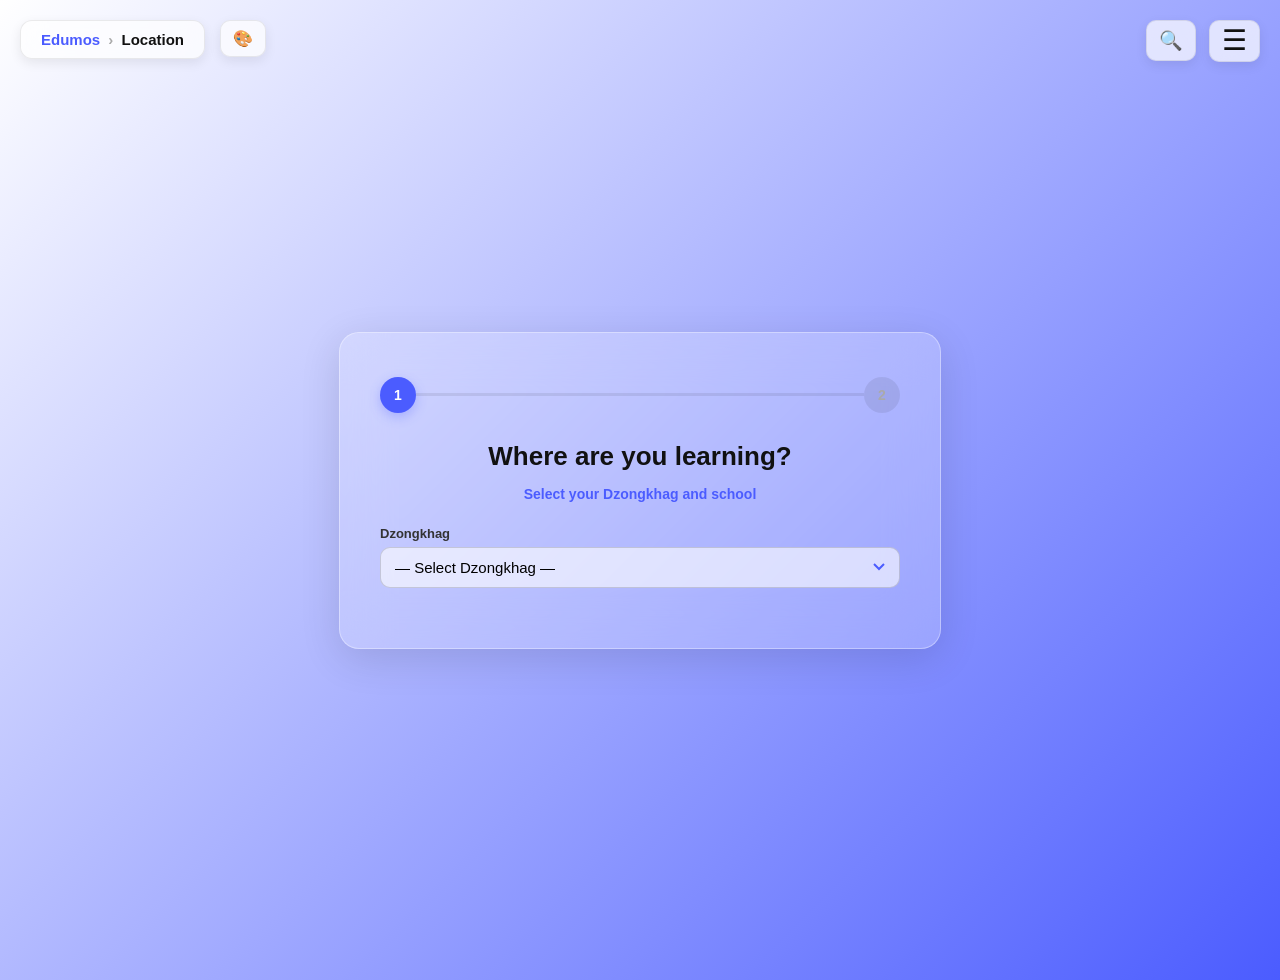
<file: onboarding/location.html>
<!DOCTYPE html>
<html lang="en">
<head>
    <meta charset="UTF-8">
    <meta name="viewport" content="width=device-width, initial-scale=1.0">
    <title>Your Location - Edumos</title>
    <link rel="stylesheet" href="../css/style.css">
    <link rel="icon" href="../favicon.svg" type="image/svg+xml">
</head>
<body>

    <!-- TOP LEFT -->
<div class="top-left-bar">
    <div class="current-page" id="currentPage">Home</div>
    <button class="theme-toggle-btn" id="themeBtn">🎨</button>
</div>

<!-- THEME PANEL -->
<div class="theme-panel" id="themePanel">
    <div class="theme-panel-section">
        <p class="theme-panel-label">Mode</p>
        <div class="theme-mode-row">
            <button class="theme-mode-btn" id="lightBtn">☀️ Light</button>
            <button class="theme-mode-btn" id="darkBtn">🌙 Dark</button>
        </div>
    </div>
    <div class="theme-panel-section">
        <p class="theme-panel-label">Gradient</p>
        <div class="theme-gradient-row">
            <button class="theme-grad-btn" data-grad="default" title="Default" style="background:linear-gradient(135deg,#ffffff,#4b5cff);"></button>
            <button class="theme-grad-btn" data-grad="purple" title="Purple Dream" style="background:linear-gradient(135deg,#f3e7ff,#9b59b6);"></button>
            <button class="theme-grad-btn" data-grad="ocean" title="Ocean" style="background:linear-gradient(135deg,#e0f7fa,#0077b6);"></button>
            <button class="theme-grad-btn" data-grad="forest" title="Forest" style="background:linear-gradient(135deg,#e8f5e9,#2ecc71);"></button>
            <button class="theme-grad-btn" data-grad="sunset" title="Sunset" style="background:linear-gradient(135deg,#fff3e0,#e74c3c);"></button>
        </div>
    </div>
</div>

<!-- TOP RIGHT -->
<div class="top-right-bar">
    <button class="search-icon-btn" id="searchBtn">🔍</button>
    <div class="menu-icon" id="menuBtn">☰</div>
</div>

<!-- SEARCH BAR -->
<div class="search-bar-wrap" id="searchBarWrap">
    <div class="search-bar-top">
        <input type="text" id="searchInput" class="search-bar-input" placeholder="Search pages, subjects..." />
        <button class="search-bar-close" id="searchClose">✕</button>
    </div>
    <div class="search-results-drop" id="searchResults" style="display:none;"></div>
</div>

<!-- OVERLAY + SIDE MENU -->
<div class="overlay" id="overlay"></div>
<div class="side-menu" id="sideMenu">
    <button class="close-btn" id="closeBtn">✕</button>
    <a href="../index.html" class="nav-link">Home</a>
    <a href="../pages/about.html" class="nav-link">About</a>
    <a href="../pages/faqs.html" class="nav-link">FAQs</a>
    <a href="../pages/contact.html" class="nav-link">Contact</a>
</div>

    <div class="auth-container">
        <div class="auth-card setup-card">

            <div class="setup-step-indicator">
                <div class="setup-step active">1</div>
                <div class="setup-step-line" id="line1"></div>
                <div class="setup-step" id="step2">2</div>
            </div>

            <h2 class="auth-title">Where are you <span id="roleWord">learning</span>?</h2>
            <p class="auth-role">Select your Dzongkhag and school</p>

            <div class="auth-form">

                <div class="form-group">
                    <label>Dzongkhag</label>
                    <select id="dzongkhagSelect" class="setup-select">
                        <option value="">— Select Dzongkhag —</option>
                        <option>Bumthang</option>
                        <option>Chhukha</option>
                        <option>Dagana</option>
                        <option>Gasa</option>
                        <option>Haa</option>
                        <option>Lhuentse</option>
                        <option>Mongar</option>
                        <option>Paro</option>
                        <option>Pemagatshel</option>
                        <option>Punakha</option>
                        <option>Samdrup Jongkhar</option>
                        <option>Samtse</option>
                        <option>Sarpang</option>
                        <option>Thimphu</option>
                        <option>Trashigang</option>
                        <option>Trashi Yangtse</option>
                        <option>Trongsa</option>
                        <option>Tsirang</option>
                        <option>Wangdue Phodrang</option>
                        <option>Zhemgang</option>
                    </select>
                </div>

                <div class="form-group" id="schoolGroup" style="display:none;">
                    <label>School</label>
                    <select id="schoolSelect" class="setup-select">
                        <option value="">— Select School —</option>
                    </select>
                </div>

                <button class="auth-btn" id="nextBtn" style="display:none;">Next</button>

            </div>
        </div>
    </div>

    <script src="../js/script.js" defer></script>
    <script>
        const params = new URLSearchParams(window.location.search);
        const role = params.get("role") || sessionStorage.getItem("userRole") || "learner";
        const isTeacher = role === "teacher";
        sessionStorage.setItem("userRole", role);

        document.getElementById("roleWord").textContent = isTeacher ? "teaching" : "learning";

        // Hide step 2 for teacher since they go straight to dashboard
        if (isTeacher) {
            document.getElementById("step2").style.display = "none";
            document.getElementById("line1").style.display = "none";
        }

        const schools = {
            "Bumthang": ["Jakar HSS", "Chumey LSS", "Ura LSS", "Tang LSS"],
            "Chhukha": ["Phuentsholing HSS", "Kharbandi HSS", "Chapcha LSS", "Bongo LSS", "Dungna LSS", "Bjithang MSS"],
            "Dagana": ["Dagana HSS", "Lhamoizingkha LSS", "Tashiding LSS"],
            "Gasa": ["Gasa LSS", "Laya LSS"],
            "Haa": ["Haa HSS", "Sombaykha LSS", "Bji LSS"],
            "Lhuentse": ["Lhuentse HSS", "Khoma LSS", "Gangtey LSS"],
            "Mongar": ["Mongar HSS", "Drametse LSS", "Ngatshang LSS", "Silambi LSS"],
            "Paro": ["Paro HSS", "Drugyel HSS", "Bondey LSS", "Shaba LSS", "Naja LSS"],
            "Pemagatshel": ["Pemagatshel HSS", "Nganglam HSS", "Zobel LSS"],
            "Punakha": ["Punakha HSS", "Toedwang LSS", "Shengana LSS"],
            "Samdrup Jongkhar": ["Samdrup Jongkhar HSS", "Dewathang HSS", "Pemathang LSS"],
            "Samtse": ["Samtse HSS", "Tendu HSS", "Tashicholing LSS", "Denchukha LSS"],
            "Sarpang": ["Sarpang HSS", "Gelephu HSS", "Sershong LSS", "Dekiling LSS"],
            "Thimphu": ["Motithang HSS", "Changangkha MSS", "Druk School", "Lungtenzampa MSS", "Babesa MSS", "Chang LSS"],
            "Trashigang": ["Trashigang HSS", "Rangjung HSS", "Bidung LSS", "Phongmey LSS", "Bartsham LSS"],
            "Trashi Yangtse": ["Trashi Yangtse HSS", "Ramjar LSS", "Bumdeling LSS"],
            "Trongsa": ["Trongsa HSS", "Nubi LSS", "Langthil LSS"],
            "Tsirang": ["Tsirang HSS", "Tsholingkhar LSS", "Patshaling LSS"],
            "Wangdue Phodrang": ["Wangdue HSS", "Bajo HSS", "Rukha LSS", "Nahi LSS", "Athang LSS"],
            "Zhemgang": ["Zhemgang HSS", "Panbang LSS", "Shingkhar LSS"]
        };

        const dzongkhagSelect = document.getElementById("dzongkhagSelect");
        const schoolSelect    = document.getElementById("schoolSelect");
        const schoolGroup     = document.getElementById("schoolGroup");
        const nextBtn         = document.getElementById("nextBtn");

        dzongkhagSelect.addEventListener("change", () => {
            const dz = dzongkhagSelect.value;
            schoolSelect.innerHTML = '<option value="">— Select School —</option>';
            schoolGroup.style.display = "none";
            nextBtn.style.display = "none";

            if (dz && schools[dz]) {
                schools[dz].forEach(s => {
                    const opt = document.createElement("option");
                    opt.textContent = s;
                    schoolSelect.appendChild(opt);
                });
                schoolGroup.style.display = "block";
            }
        });

        schoolSelect.addEventListener("change", () => {
            nextBtn.style.display = schoolSelect.value ? "block" : "none";
        });

        nextBtn.addEventListener("click", () => {
            const dz     = dzongkhagSelect.value;
            const school = schoolSelect.value;
            if (!dz || !school) { alert("Please select both."); return; }

            sessionStorage.setItem("dzongkhag", dz);
            sessionStorage.setItem("school", school);

            // Teacher goes straight to dashboard, student goes to grade
            if (isTeacher) {
                window.location.href = "../dashboards/teacher.html";
            } else {
                window.location.href = `grade.html?role=${role}`;
            }
        });
    </script>
</body>
</html>
</file>
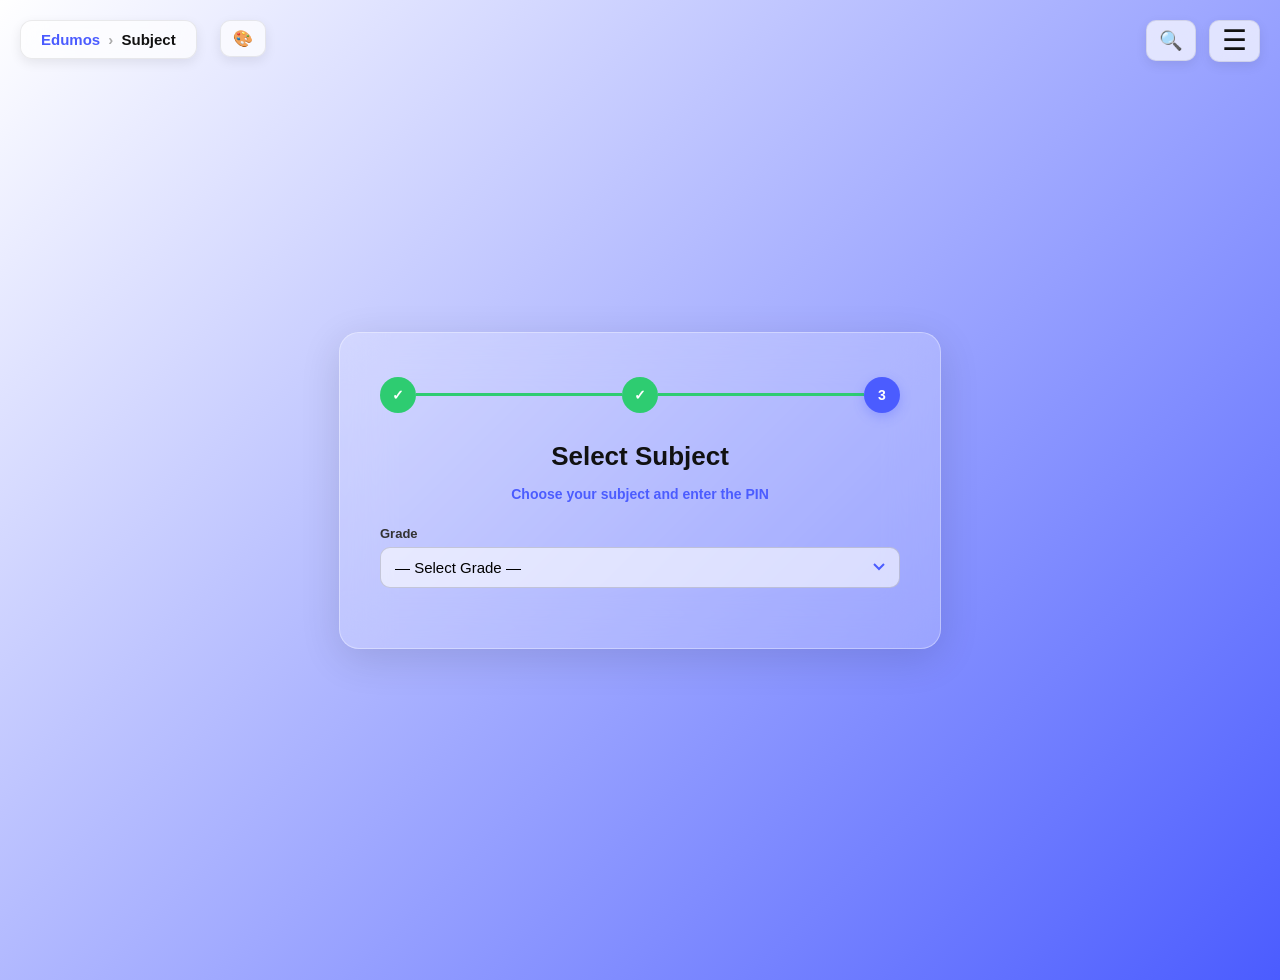
<file: onboarding/subject.html>
<!DOCTYPE html>
<html lang="en">
<head>
    <meta charset="UTF-8">
    <meta name="viewport" content="width=device-width, initial-scale=1.0">
    <title>Select Subject - Edumos</title>
    <link rel="stylesheet" href="../css/style.css">
    <link rel="icon" href="../favicon.svg" type="image/svg+xml">
</head>
<body>

    <!-- TOP LEFT -->
<div class="top-left-bar">
    <div class="current-page" id="currentPage">Home</div>
    <button class="theme-toggle-btn" id="themeBtn">🎨</button>
</div>

<!-- THEME PANEL -->
<div class="theme-panel" id="themePanel">
    <div class="theme-panel-section">
        <p class="theme-panel-label">Mode</p>
        <div class="theme-mode-row">
            <button class="theme-mode-btn" id="lightBtn">☀️ Light</button>
            <button class="theme-mode-btn" id="darkBtn">🌙 Dark</button>
        </div>
    </div>
    <div class="theme-panel-section">
        <p class="theme-panel-label">Gradient</p>
        <div class="theme-gradient-row">
            <button class="theme-grad-btn" data-grad="default" title="Default" style="background:linear-gradient(135deg,#ffffff,#4b5cff);"></button>
            <button class="theme-grad-btn" data-grad="purple" title="Purple Dream" style="background:linear-gradient(135deg,#f3e7ff,#9b59b6);"></button>
            <button class="theme-grad-btn" data-grad="ocean" title="Ocean" style="background:linear-gradient(135deg,#e0f7fa,#0077b6);"></button>
            <button class="theme-grad-btn" data-grad="forest" title="Forest" style="background:linear-gradient(135deg,#e8f5e9,#2ecc71);"></button>
            <button class="theme-grad-btn" data-grad="sunset" title="Sunset" style="background:linear-gradient(135deg,#fff3e0,#e74c3c);"></button>
        </div>
    </div>
</div>

<!-- TOP RIGHT -->
<div class="top-right-bar">
    <button class="search-icon-btn" id="searchBtn">🔍</button>
    <div class="menu-icon" id="menuBtn">☰</div>
</div>

<!-- SEARCH BAR -->
<div class="search-bar-wrap" id="searchBarWrap">
    <div class="search-bar-top">
        <input type="text" id="searchInput" class="search-bar-input" placeholder="Search pages, subjects..." />
        <button class="search-bar-close" id="searchClose">✕</button>
    </div>
    <div class="search-results-drop" id="searchResults" style="display:none;"></div>
</div>

<!-- OVERLAY + SIDE MENU -->
<div class="overlay" id="overlay"></div>
<div class="side-menu" id="sideMenu">
    <button class="close-btn" id="closeBtn">✕</button>
    <a href="../index.html" class="nav-link">Home</a>
    <a href="../pages/about.html" class="nav-link">About</a>
    <a href="../pages/faqs.html" class="nav-link">FAQs</a>
    <a href="../pages/contact.html" class="nav-link">Contact</a>
</div>

    <div class="auth-container">
        <div class="auth-card setup-card">

            <div class="setup-step-indicator">
                <div class="setup-step done">✓</div>
                <div class="setup-step-line active-line"></div>
                <div class="setup-step done">✓</div>
                <div class="setup-step-line active-line"></div>
                <div class="setup-step active">3</div>
            </div>

            <h2 class="auth-title">Select Subject</h2>
            <p class="auth-role">Choose your subject and enter the PIN</p>

            <div class="auth-form">

                <!-- Grade -->
                <div class="form-group">
                    <label>Grade</label>
                    <select id="gradeSelect" class="setup-select">
                        <option value="">— Select Grade —</option>
                    </select>
                </div>

                <!-- Stream (only for XI and XII) -->
                <div class="form-group" id="streamGroup" style="display:none;">
                    <label>Stream</label>
                    <select id="streamSelect" class="setup-select">
                        <option value="">— Select Stream —</option>
                        <option value="Science">Science</option>
                        <option value="Commerce">Commerce</option>
                        <option value="Arts">Arts</option>
                    </select>
                </div>

                <!-- Subject -->
                <div class="form-group" id="subjectGroup" style="display:none;">
                    <label>Subject</label>
                    <select id="subjectSelect" class="setup-select">
                        <option value="">— Select Subject —</option>
                    </select>
                </div>

                <!-- PIN entry for students -->
                <div id="pinSection" style="display:none;">
                    <div class="form-group">
                        <label>4-Digit PIN</label>
                        <div class="pin-inputs">
                            <input type="text" maxlength="1" class="pin-box" id="p1" />
                            <input type="text" maxlength="1" class="pin-box" id="p2" />
                            <input type="text" maxlength="1" class="pin-box" id="p3" />
                            <input type="text" maxlength="1" class="pin-box" id="p4" />
                        </div>
                    </div>
                </div>

                <!-- PIN creation for teachers -->
                <div id="pinCreateSection" style="display:none;">
                    <div class="form-group">
                        <label>Create a 4-Digit PIN for students to join</label>
                        <div class="pin-inputs">
                            <input type="text" maxlength="1" class="pin-box" id="t1" />
                            <input type="text" maxlength="1" class="pin-box" id="t2" />
                            <input type="text" maxlength="1" class="pin-box" id="t3" />
                            <input type="text" maxlength="1" class="pin-box" id="t4" />
                        </div>
                        <p class="pin-hint">Share this PIN with your students so they can access this subject.</p>
                    </div>
                </div>

                <button class="auth-btn" id="enterBtn" style="display:none;">Enter</button>

            </div>
        </div>
    </div>

    <script src="../js/script.js" defer></script>
    <script>
        const params    = new URLSearchParams(window.location.search);
        const role      = params.get("role") || sessionStorage.getItem("userRole") || "learner";
        const grades    = JSON.parse(sessionStorage.getItem("grades") || '["X"]');
        const school    = sessionStorage.getItem("school") || "Your School";
        const isTeacher = role === "teacher";

        sessionStorage.setItem("userRole", role);

        const subjectsByGrade = {
            "PP":   ["Art Education", "Dzongkha", "English", "Health & Physical Education", "Mathematics", "Environmental Studies (EVS)"],
            "I":    ["Art Education", "Dzongkha", "English", "Health & Physical Education", "Mathematics", "Environmental Studies (EVS)"],
            "II":   ["Art Education", "Dzongkha", "English", "Health & Physical Education", "Mathematics", "Environmental Studies (EVS)"],
            "III":  ["Art Education", "Dzongkha", "English", "Health & Physical Education", "Mathematics", "Environmental Studies (EVS)"],
            "IV":   ["English", "Dzongkha", "Mathematics", "Social Studies", "Information & Communication Technology", "Health & Physical Education"],
            "V":    ["English", "Dzongkha", "Mathematics", "Social Studies", "Information & Communication Technology", "Health & Physical Education"],
            "VI":   ["English", "Dzongkha", "Mathematics", "Social Studies", "Information & Communication Technology", "Health & Physical Education"],
            "VII":  ["English", "Dzongkha", "Science", "History & Civics", "Geography", "Information & Communication Technology", "Health & Physical Education"],
            "VIII": ["English", "Dzongkha", "Science", "History & Civics", "Geography", "Information & Communication Technology", "Health & Physical Education"],
            "IX":   ["English", "Dzongkha", "Mathematics", "Physics", "Chemistry", "Biology", "History", "Geography", "Economics", "Information & Communication Technology"],
            "X":    ["English", "Dzongkha", "Mathematics", "Physics", "Chemistry", "Biology", "History", "Geography", "Economics", "Information & Communication Technology"],
            "XI_Science":   ["Pure Mathematics", "Dzongkha", "English", "Biology", "Physics", "Chemistry", "Information & Communication Technology"],
            "XI_Commerce":  ["Business Mathematics", "English", "Dzongkha", "Accountancy", "Economics", "Business & Entrepreneurship", "Information & Communication Technology"],
            "XI_Arts":      ["English", "Dzongkha", "Business Mathematics", "Geography", "History", "Information & Communication Technology"],
            "XII_Science":  ["Pure Mathematics", "Dzongkha", "English", "Biology", "Physics", "Chemistry", "Information & Communication Technology"],
            "XII_Commerce": ["Business Mathematics", "English", "Dzongkha", "Accountancy", "Economics", "Business & Entrepreneurship", "Information & Communication Technology"],
            "XII_Arts":     ["English", "Dzongkha", "Business Mathematics", "Geography", "History", "Information & Communication Technology"]
        };

        const gradeSelect   = document.getElementById("gradeSelect");
        const streamGroup   = document.getElementById("streamGroup");
        const streamSelect  = document.getElementById("streamSelect");
        const subjectGroup  = document.getElementById("subjectGroup");
        const subjectSelect = document.getElementById("subjectSelect");
        const pinSection    = document.getElementById("pinSection");
        const pinCreate     = document.getElementById("pinCreateSection");
        const enterBtn      = document.getElementById("enterBtn");

        // Populate grade dropdown from sessionStorage
        grades.forEach(g => {
            const opt = document.createElement("option");
            opt.value = g;
            opt.textContent = `Class ${g}`;
            gradeSelect.appendChild(opt);
        });

        function resetBelow(level) {
            if (level <= 1) {
                streamGroup.style.display = "none";
                streamSelect.value = "";
            }
            if (level <= 2) {
                subjectGroup.style.display = "none";
                subjectSelect.innerHTML = '<option value="">— Select Subject —</option>';
            }
            pinSection.style.display = "none";
            pinCreate.style.display = "none";
            enterBtn.style.display = "none";
        }

        function populateSubjects(key) {
            subjectSelect.innerHTML = '<option value="">— Select Subject —</option>';
            if (subjectsByGrade[key]) {
                subjectsByGrade[key].forEach(s => {
                    const opt = document.createElement("option");
                    opt.textContent = s;
                    subjectSelect.appendChild(opt);
                });
                subjectGroup.style.display = "block";
            }
        }

        gradeSelect.addEventListener("change", () => {
            const g = gradeSelect.value;
            resetBelow(1);

            if (!g) return;

            if (g === "XI" || g === "XII") {
                // Show stream selector first
                streamGroup.style.display = "block";
            } else {
                populateSubjects(g);
            }
        });

        streamSelect.addEventListener("change", () => {
            const g      = gradeSelect.value;
            const stream = streamSelect.value;
            resetBelow(2);

            if (!stream) return;

            const key = `${g}_${stream}`;
            populateSubjects(key);
        });

        subjectSelect.addEventListener("change", () => {
            pinSection.style.display = "none";
            pinCreate.style.display = "none";
            enterBtn.style.display = "none";

            if (!subjectSelect.value) return;

            if (isTeacher) {
                pinCreate.style.display = "block";
            } else {
                pinSection.style.display = "block";
            }
            enterBtn.style.display = "block";
        });

        // PIN box auto-advance
        function setupPinBoxes(ids) {
            ids.forEach((id, i) => {
                const box = document.getElementById(id);
                box.addEventListener("input", () => {
                    box.value = box.value.replace(/\D/, "");
                    if (box.value && i < ids.length - 1) {
                        document.getElementById(ids[i + 1]).focus();
                    }
                });
                box.addEventListener("keydown", e => {
                    if (e.key === "Backspace" && !box.value && i > 0) {
                        document.getElementById(ids[i - 1]).focus();
                    }
                });
            });
        }

        setupPinBoxes(["p1","p2","p3","p4"]);
        setupPinBoxes(["t1","t2","t3","t4"]);

        enterBtn.addEventListener("click", () => {
            const grade   = gradeSelect.value;
            const stream  = streamSelect.value;
            const subject = subjectSelect.value;

            if (!grade || !subject) {
                alert("Please complete all selections.");
                return;
            }

            if ((grade === "XI" || grade === "XII") && !stream) {
                alert("Please select a stream.");
                return;
            }

            const gradeLabel = (grade === "XI" || grade === "XII") && stream
                ? `${grade} ${stream}`
                : grade;

            if (isTeacher) {
                const pin = ["t1","t2","t3","t4"].map(id => document.getElementById(id).value).join("");
                if (pin.length < 4) {
                    alert("Please create a 4-digit PIN.");
                    return;
                }
                const pinKey = `pin_${school}_${gradeLabel}_${subject}`.replace(/\s/g, "_");
                sessionStorage.setItem(pinKey, pin);
                alert(`✅ PIN ${pin} created for ${subject} — Class ${gradeLabel}!\nShare this with your students.`);
            } else {
                const pin = ["p1","p2","p3","p4"].map(id => document.getElementById(id).value).join("");
                if (pin.length < 4) {
                    alert("Please enter the 4-digit PIN.");
                    return;
                }
                const pinKey = `pin_${school}_${gradeLabel}_${subject}`.replace(/\s/g, "_");
                const correctPin = sessionStorage.getItem(pinKey);
                if (!correctPin) {
                    alert("❌ No PIN set for this subject yet. Ask your teacher to set one first.");
                    return;
                }
                if (pin !== correctPin) {
                    alert("❌ Incorrect PIN. Please check with your teacher.");
                    return;
                }
            }

            sessionStorage.setItem("selectedGrade", gradeLabel);
            sessionStorage.setItem("selectedSubject", subject);
            sessionStorage.setItem("selectedStream", stream || "");

            window.location.href = isTeacher
                ? `../dashboards/teacher.html`
                : `../dashboards/student.html`;
        });
    </script>
</body>
</html>
</file>
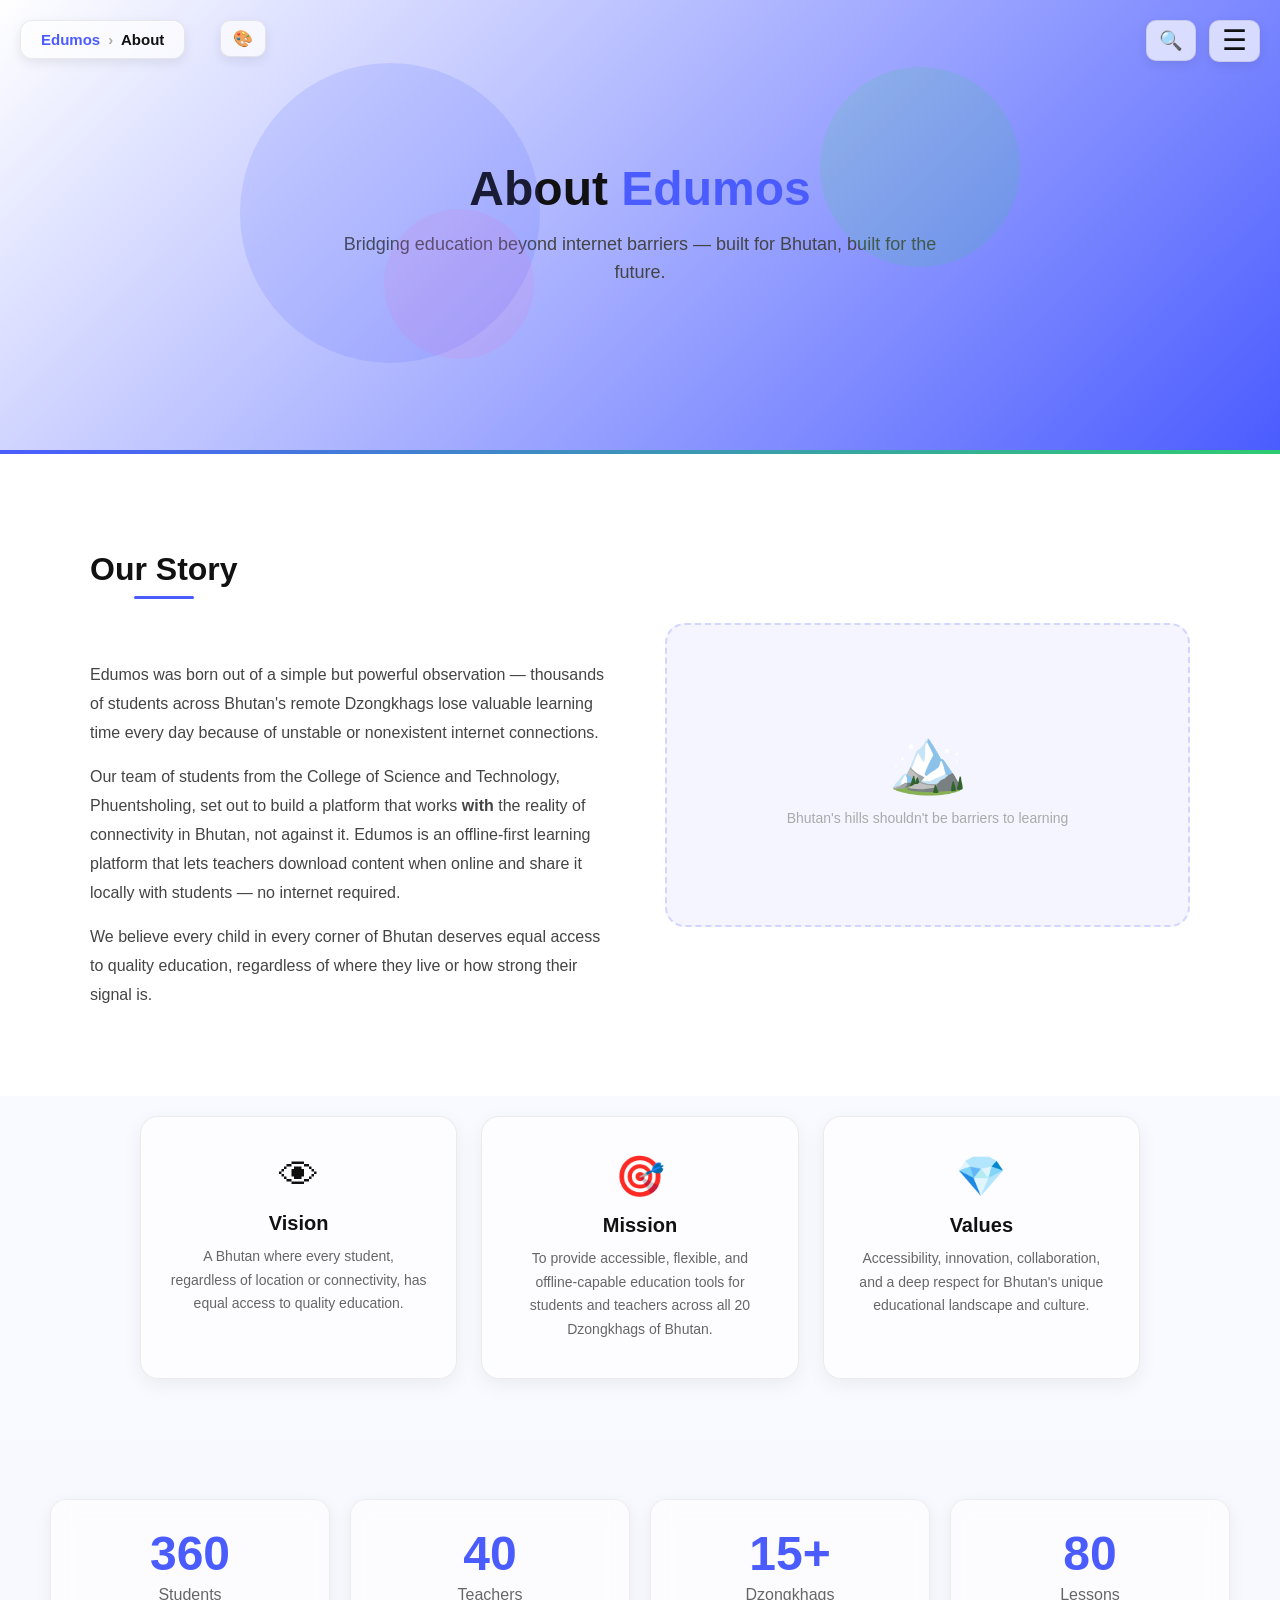
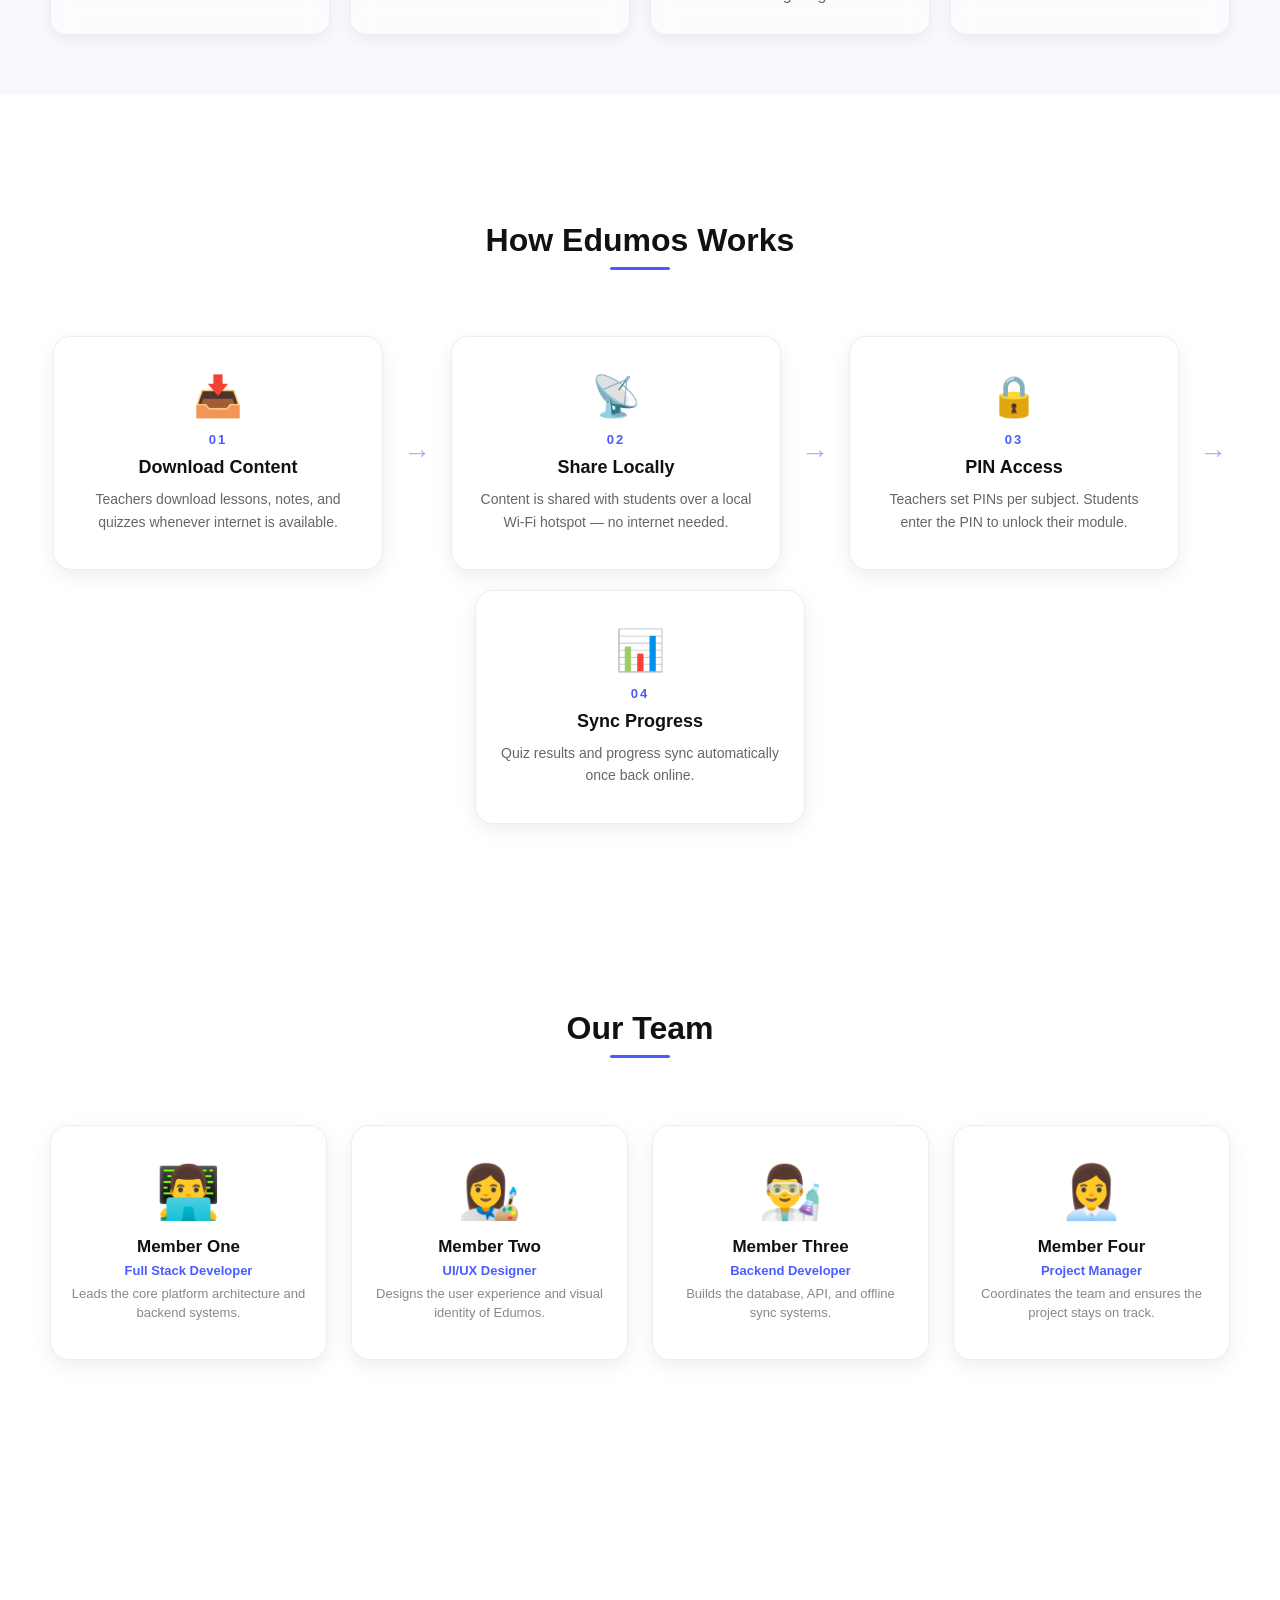
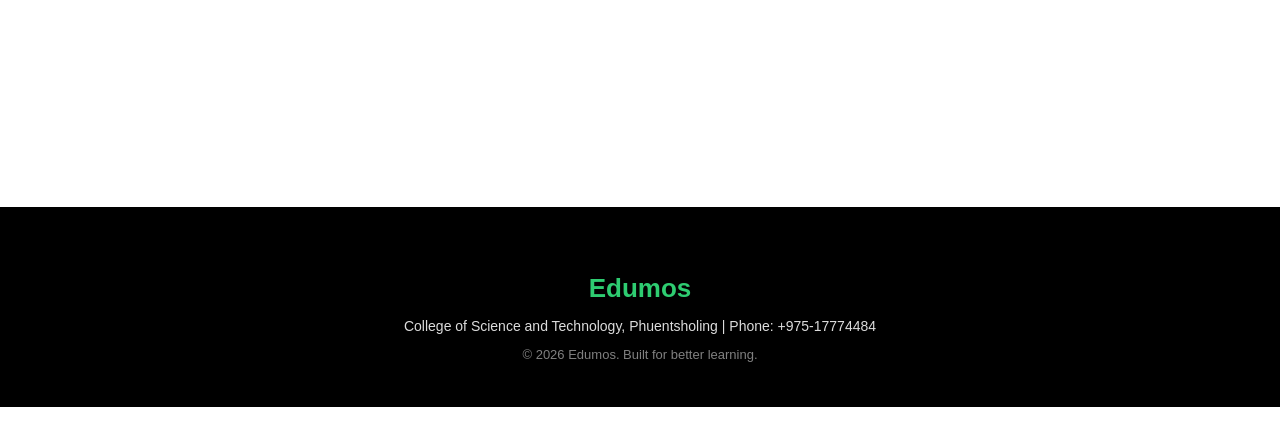
<file: pages/about.html>
<!DOCTYPE html>
<html lang="en">
<head>
    <meta charset="UTF-8">
    <meta name="viewport" content="width=device-width, initial-scale=1.0">
    <title>About Edumos</title>
    <link rel="stylesheet" href="../css/style.css">
    <link rel="icon" href="../favicon.svg" type="image/svg+xml">
</head>
<body>

    <!-- TOP LEFT -->
<div class="top-left-bar">
    <div class="current-page" id="currentPage">Home</div>
    <button class="theme-toggle-btn" id="themeBtn">🎨</button>
</div>

<!-- THEME PANEL -->
<div class="theme-panel" id="themePanel">
    <div class="theme-panel-section">
        <p class="theme-panel-label">Mode</p>
        <div class="theme-mode-row">
            <button class="theme-mode-btn" id="lightBtn">☀️ Light</button>
            <button class="theme-mode-btn" id="darkBtn">🌙 Dark</button>
        </div>
    </div>
    <div class="theme-panel-section">
        <p class="theme-panel-label">Gradient</p>
        <div class="theme-gradient-row">
            <button class="theme-grad-btn" data-grad="default" title="Default" style="background:linear-gradient(135deg,#ffffff,#4b5cff);"></button>
            <button class="theme-grad-btn" data-grad="purple" title="Purple Dream" style="background:linear-gradient(135deg,#f3e7ff,#9b59b6);"></button>
            <button class="theme-grad-btn" data-grad="ocean" title="Ocean" style="background:linear-gradient(135deg,#e0f7fa,#0077b6);"></button>
            <button class="theme-grad-btn" data-grad="forest" title="Forest" style="background:linear-gradient(135deg,#e8f5e9,#2ecc71);"></button>
            <button class="theme-grad-btn" data-grad="sunset" title="Sunset" style="background:linear-gradient(135deg,#fff3e0,#e74c3c);"></button>
        </div>
    </div>
</div>

<!-- TOP RIGHT -->
<div class="top-right-bar">
    <button class="search-icon-btn" id="searchBtn">🔍</button>
    <div class="menu-icon" id="menuBtn">☰</div>
</div>

<!-- SEARCH BAR -->
<div class="search-bar-wrap" id="searchBarWrap">
    <div class="search-bar-top">
        <input type="text" id="searchInput" class="search-bar-input" placeholder="Search pages, subjects..." />
        <button class="search-bar-close" id="searchClose">✕</button>
    </div>
    <div class="search-results-drop" id="searchResults" style="display:none;"></div>
</div>

<!-- OVERLAY + SIDE MENU -->
<div class="overlay" id="overlay"></div>
<div class="side-menu" id="sideMenu">
    <button class="close-btn" id="closeBtn">✕</button>
    <a href="../index.html" class="nav-link">Home</a>
    <a href="about.html" class="nav-link">About</a>
    <a href="faqs.html" class="nav-link">FAQs</a>
    <a href="contact.html" class="nav-link">Contact</a>
</div>

    <!-- HERO -->
    <section class="page-hero">
        <div class="page-hero-inner">
            <div class="shape shape-1"></div>
            <div class="shape shape-2"></div>
            <div class="shape shape-3"></div>
            <h1 class="page-hero-title">About <span class="hero-brand">Edumos</span></h1>
            <p class="page-hero-sub">Bridging education beyond internet barriers — built for Bhutan, built for the future.</p>
        </div>
    </section>

    <!-- DIVIDER -->
    <div class="section-divider"></div>

    <!-- STORY SECTION -->
    <section class="about-section">
        <div class="about-section-inner">
            <div class="about-text scroll-animate">
                <div class="info-section-title" style="text-align:left; padding:0 0 20px;">
                    <h2 style="display:inline-block;">Our Story</h2>
                </div>
                <p>Edumos was born out of a simple but powerful observation — thousands of students across Bhutan's remote Dzongkhags lose valuable learning time every day because of unstable or nonexistent internet connections.</p>
                <p>Our team of students from the College of Science and Technology, Phuentsholing, set out to build a platform that works <strong>with</strong> the reality of connectivity in Bhutan, not against it. Edumos is an offline-first learning platform that lets teachers download content when online and share it locally with students — no internet required.</p>
                <p>We believe every child in every corner of Bhutan deserves equal access to quality education, regardless of where they live or how strong their signal is.</p>
            </div>
            <div class="about-image scroll-animate">
                <div class="about-img-placeholder">
                    🏔️
                    <p>Bhutan's hills shouldn't be barriers to learning</p>
                </div>
            </div>
        </div>
    </section>

    <!-- VISION MISSION -->
    <section class="vm-section">
        <div class="vm-grid">
            <div class="vm-card scroll-animate">
                <div class="vm-icon">👁</div>
                <h3>Vision</h3>
                <p>A Bhutan where every student, regardless of location or connectivity, has equal access to quality education.</p>
            </div>
            <div class="vm-card scroll-animate">
                <div class="vm-icon">🎯</div>
                <h3>Mission</h3>
                <p>To provide accessible, flexible, and offline-capable education tools for students and teachers across all 20 Dzongkhags of Bhutan.</p>
            </div>
            <div class="vm-card scroll-animate">
                <div class="vm-icon">💎</div>
                <h3>Values</h3>
                <p>Accessibility, innovation, collaboration, and a deep respect for Bhutan's unique educational landscape and culture.</p>
            </div>
        </div>
    </section>

    <!-- STATS -->
    <section class="stats-section scroll-animate">
        <div class="stat-counter">
            <p class="counter" data-target="500">0</p>
            <p class="counter-label">Students</p>
        </div>
        <div class="stat-counter">
            <p class="counter" data-target="50">0</p>
            <p class="counter-label">Teachers</p>
        </div>
        <div class="stat-counter">
            <p class="counter" data-target="15">0</p>
            <p class="counter-label">Dzongkhags</p>
        </div>
        <div class="stat-counter">
            <p class="counter" data-target="100">0</p>
            <p class="counter-label">Lessons</p>
        </div>
    </section>

    <!-- HOW IT WORKS -->
    <section class="how-section">
        <div class="info-section-title">
            <h2>How Edumos Works</h2>
        </div>
        <div class="how-steps">
            <div class="how-step scroll-animate">
                <div class="how-icon">📥</div>
                <div class="how-number">01</div>
                <h3>Download Content</h3>
                <p>Teachers download lessons, notes, and quizzes whenever internet is available.</p>
            </div>
            <div class="how-arrow">→</div>
            <div class="how-step scroll-animate">
                <div class="how-icon">📡</div>
                <div class="how-number">02</div>
                <h3>Share Locally</h3>
                <p>Content is shared with students over a local Wi-Fi hotspot — no internet needed.</p>
            </div>
            <div class="how-arrow">→</div>
            <div class="how-step scroll-animate">
                <div class="how-icon">🔒</div>
                <div class="how-number">03</div>
                <h3>PIN Access</h3>
                <p>Teachers set PINs per subject. Students enter the PIN to unlock their module.</p>
            </div>
            <div class="how-arrow">→</div>
            <div class="how-step scroll-animate">
                <div class="how-icon">📊</div>
                <div class="how-number">04</div>
                <h3>Sync Progress</h3>
                <p>Quiz results and progress sync automatically once back online.</p>
            </div>
        </div>
    </section>

    <!-- TEAM -->
    <section class="team-section">
        <div class="info-section-title">
            <h2>Our Team</h2>
        </div>
        <div class="team-grid">
            <div class="team-card scroll-animate">
                <div class="team-avatar">👨‍💻</div>
                <h3 class="team-name">Member One</h3>
                <p class="team-role">Full Stack Developer</p>
                <p class="team-desc">Leads the core platform architecture and backend systems.</p>
            </div>
            <div class="team-card scroll-animate">
                <div class="team-avatar">👩‍🎨</div>
                <h3 class="team-name">Member Two</h3>
                <p class="team-role">UI/UX Designer</p>
                <p class="team-desc">Designs the user experience and visual identity of Edumos.</p>
            </div>
            <div class="team-card scroll-animate">
                <div class="team-avatar">👨‍🔬</div>
                <h3 class="team-name">Member Three</h3>
                <p class="team-role">Backend Developer</p>
                <p class="team-desc">Builds the database, API, and offline sync systems.</p>
            </div>
            <div class="team-card scroll-animate">
                <div class="team-avatar">👩‍💼</div>
                <h3 class="team-name">Member Four</h3>
                <p class="team-role">Project Manager</p>
                <p class="team-desc">Coordinates the team and ensures the project stays on track.</p>
            </div>
        </div>
    </section>

    <!-- CTA -->
    <section class="cta-section" style="padding: 0 40px 60px;">
        <div class="cta-inner scroll-animate">
            <h2 class="cta-title">Ready to join Edumos?</h2>
            <p class="cta-sub">Sign up today and start learning or teaching without limits.</p>
            <a href="../intro.html" class="get-started-btn pulse-btn">Get Started</a>
        </div>
    </section>

    <!-- FOOTER -->
    <footer class="main-footer">
        <div class="footer-inner">
            <p class="footer-brand">Edumos</p>
            <p class="footer-sub">College of Science and Technology, Phuentsholing | Phone: +975-17774484</p>
            <p class="footer-copy">© 2026 Edumos. Built for better learning.</p>
        </div>
    </footer>

    <button class="scroll-top-btn" id="scrollTopBtn">↑</button>
    <script src="../js/script.js" defer></script>
</body>
</html>
</file>
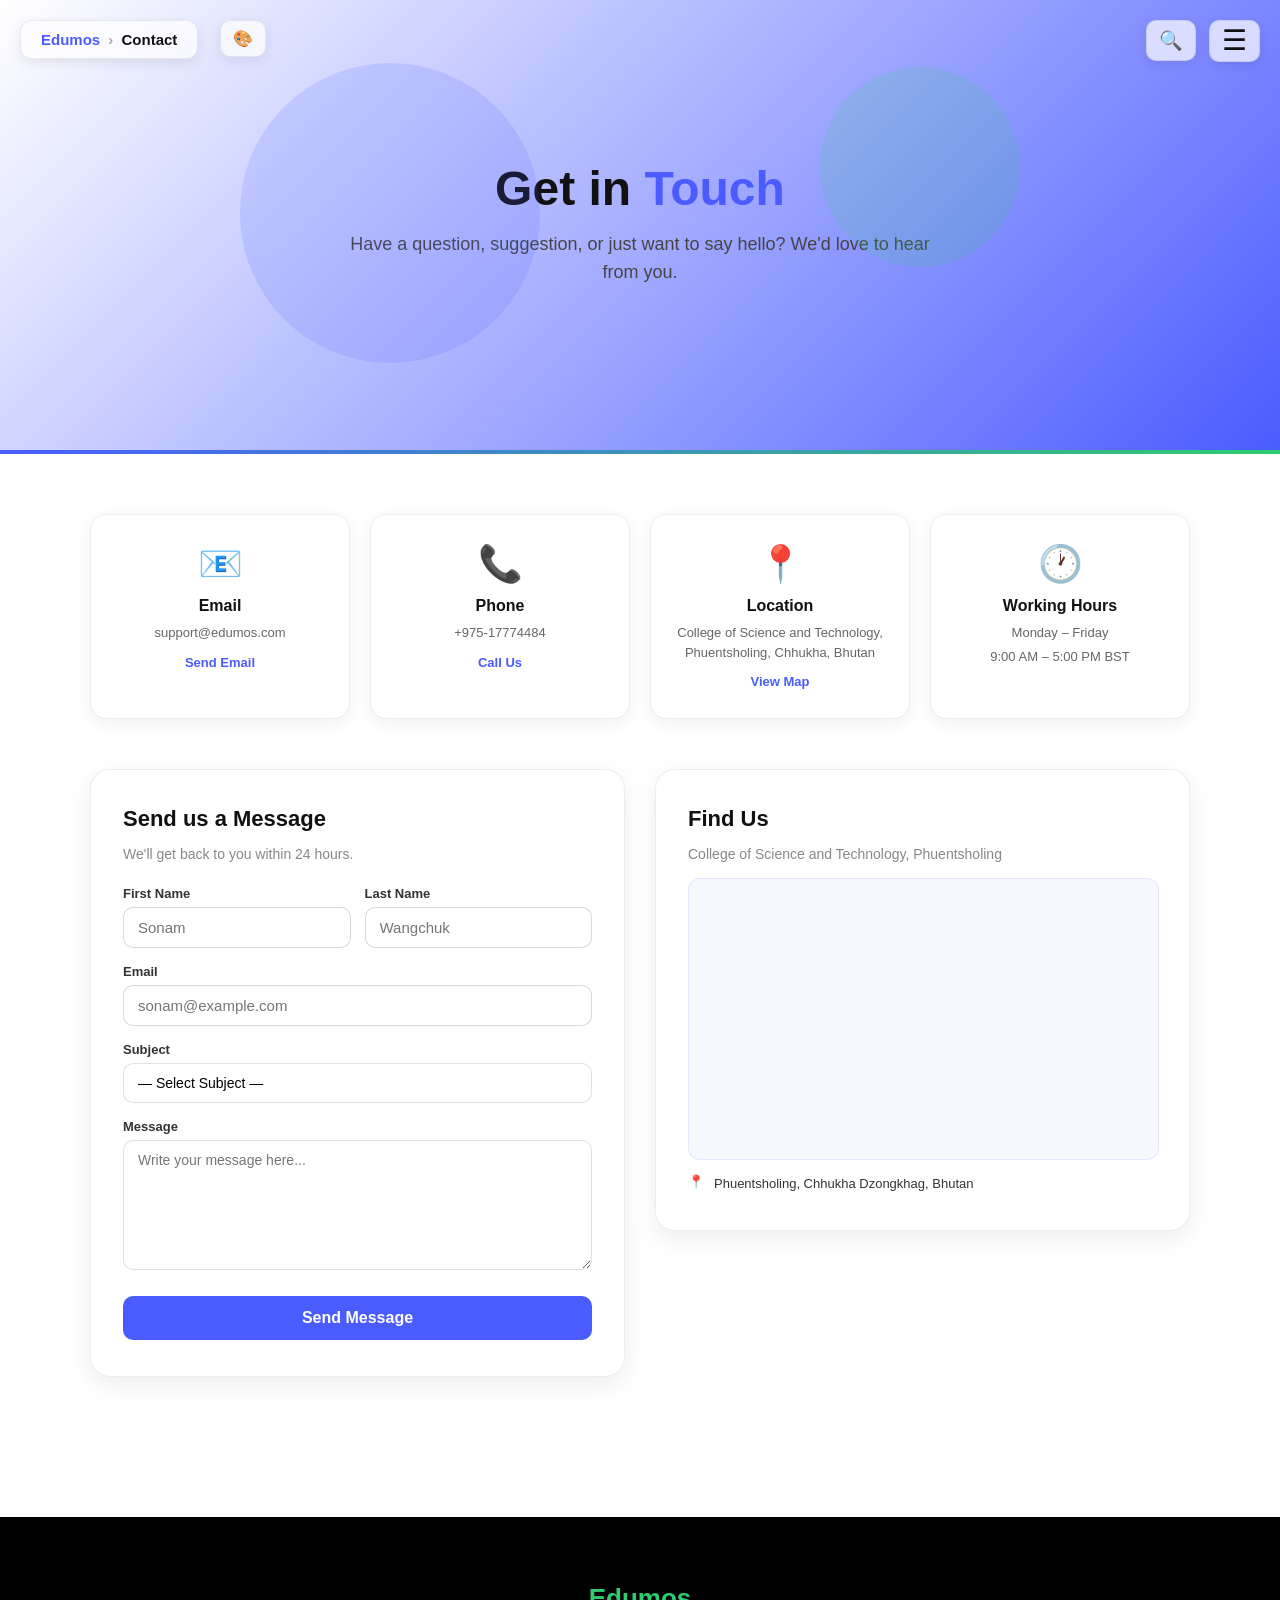
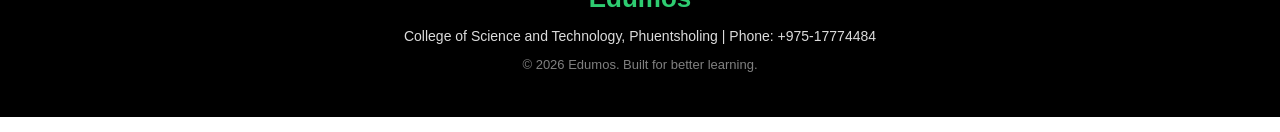
<file: pages/contact.html>
<!DOCTYPE html>
<html lang="en">
<head>
    <meta charset="UTF-8">
    <meta name="viewport" content="width=device-width, initial-scale=1.0">
    <title>Contact Edumos</title>
    <link rel="stylesheet" href="../css/style.css">
    <link rel="icon" href="../favicon.svg" type="image/svg+xml">
</head>
<body>

    <!-- TOP LEFT -->
<div class="top-left-bar">
    <div class="current-page" id="currentPage">Home</div>
    <button class="theme-toggle-btn" id="themeBtn">🎨</button>
</div>

<!-- THEME PANEL -->
<div class="theme-panel" id="themePanel">
    <div class="theme-panel-section">
        <p class="theme-panel-label">Mode</p>
        <div class="theme-mode-row">
            <button class="theme-mode-btn" id="lightBtn">☀️ Light</button>
            <button class="theme-mode-btn" id="darkBtn">🌙 Dark</button>
        </div>
    </div>
    <div class="theme-panel-section">
        <p class="theme-panel-label">Gradient</p>
        <div class="theme-gradient-row">
            <button class="theme-grad-btn" data-grad="default" title="Default" style="background:linear-gradient(135deg,#ffffff,#4b5cff);"></button>
            <button class="theme-grad-btn" data-grad="purple" title="Purple Dream" style="background:linear-gradient(135deg,#f3e7ff,#9b59b6);"></button>
            <button class="theme-grad-btn" data-grad="ocean" title="Ocean" style="background:linear-gradient(135deg,#e0f7fa,#0077b6);"></button>
            <button class="theme-grad-btn" data-grad="forest" title="Forest" style="background:linear-gradient(135deg,#e8f5e9,#2ecc71);"></button>
            <button class="theme-grad-btn" data-grad="sunset" title="Sunset" style="background:linear-gradient(135deg,#fff3e0,#e74c3c);"></button>
        </div>
    </div>
</div>

<!-- TOP RIGHT -->
<div class="top-right-bar">
    <button class="search-icon-btn" id="searchBtn">🔍</button>
    <div class="menu-icon" id="menuBtn">☰</div>
</div>

<!-- SEARCH BAR -->
<div class="search-bar-wrap" id="searchBarWrap">
    <div class="search-bar-top">
        <input type="text" id="searchInput" class="search-bar-input" placeholder="Search pages, subjects..." />
        <button class="search-bar-close" id="searchClose">✕</button>
    </div>
    <div class="search-results-drop" id="searchResults" style="display:none;"></div>
</div>

<!-- OVERLAY + SIDE MENU -->
<div class="overlay" id="overlay"></div>
<div class="side-menu" id="sideMenu">
    <button class="close-btn" id="closeBtn">✕</button>
    <a href="../index.html" class="nav-link">Home</a>
    <a href="about.html" class="nav-link">About</a>
    <a href="faqs.html" class="nav-link">FAQs</a>
    <a href="contact.html" class="nav-link">Contact</a>
</div>

    <!-- HERO -->
    <section class="page-hero">
        <div class="page-hero-inner">
            <div class="shape shape-1"></div>
            <div class="shape shape-2"></div>
            <h1 class="page-hero-title">Get in <span class="hero-brand">Touch</span></h1>
            <p class="page-hero-sub">Have a question, suggestion, or just want to say hello? We'd love to hear from you.</p>
        </div>
    </section>

    <div class="section-divider"></div>

    <!-- CONTACT BODY -->
    <section class="contact-section">

        <!-- INFO CARDS -->
        <div class="contact-info-grid">
            <div class="contact-info-card scroll-animate">
                <div class="contact-info-icon">📧</div>
                <h3>Email</h3>
                <p>support@edumos.com</p>
                <a href="mailto:support@edumos.com" class="contact-info-link">Send Email</a>
            </div>
            <div class="contact-info-card scroll-animate">
                <div class="contact-info-icon">📞</div>
                <h3>Phone</h3>
                <p>+975-17774484</p>
                <a href="tel:+97517774484" class="contact-info-link">Call Us</a>
            </div>
            <div class="contact-info-card scroll-animate">
                <div class="contact-info-icon">📍</div>
                <h3>Location</h3>
                <p>College of Science and Technology, Phuentsholing, Chhukha, Bhutan</p>
                <a href="#map" class="contact-info-link">View Map</a>
            </div>
            <div class="contact-info-card scroll-animate">
                <div class="contact-info-icon">🕐</div>
                <h3>Working Hours</h3>
                <p>Monday – Friday</p>
                <p>9:00 AM – 5:00 PM BST</p>
            </div>
        </div>

        <!-- FORM + MAP -->
        <div class="contact-main-grid">

            <!-- CONTACT FORM -->
            <div class="contact-form-card scroll-animate">
                <h2>Send us a Message</h2>
                <p style="color:#888; font-size:14px; margin-bottom:24px;">We'll get back to you within 24 hours.</p>

                <div class="form-row">
                    <div class="form-group">
                        <label>First Name</label>
                        <input type="text" id="cfFirstName" class="contact-input" placeholder="Sonam" />
                    </div>
                    <div class="form-group">
                        <label>Last Name</label>
                        <input type="text" id="cfLastName" class="contact-input" placeholder="Wangchuk" />
                    </div>
                </div>

                <div class="form-group">
                    <label>Email</label>
                    <input type="email" id="cfEmail" class="contact-input" placeholder="sonam@example.com" />
                </div>

                <div class="form-group">
                    <label>Subject</label>
                    <select id="cfSubject" class="contact-input setup-select">
                        <option value="">— Select Subject —</option>
                        <option>General Inquiry</option>
                        <option>Technical Support</option>
                        <option>Account Issue</option>
                        <option>Partnership</option>
                        <option>Feedback</option>
                        <option>Other</option>
                    </select>
                </div>

                <div class="form-group">
                    <label>Message</label>
                    <textarea id="cfMessage" class="contact-input contact-textarea"
                        placeholder="Write your message here..."></textarea>
                </div>

                <button class="auth-btn" id="cfSubmit">Send Message</button>
                <p class="contact-success" id="cfSuccess" style="display:none;">
                    ✅ Message sent! We'll get back to you soon.
                </p>
            </div>

            <!-- MAP -->
            <div class="contact-map-card scroll-animate" id="map">
                <h2>Find Us</h2>
                <p style="color:#888; font-size:14px; margin-bottom:16px;">
                    College of Science and Technology, Phuentsholing
                </p>
                <div class="map-embed">
                    <iframe
                        src="https://www.google.com/maps/embed?pb=!1m18!1m12!1m3!1d3537.7!2d89.3877!3d26.8549!2m3!1f0!2f0!3f0!3m2!1i1024!2i768!4f13.1!3m3!1m2!1s0x39e3a3b3b3b3b3b3%3A0x3b3b3b3b3b3b3b3b!2sCollege%20of%20Science%20and%20Technology%2C%20Phuentsholing!5e0!3m2!1sen!2sbt!4v1620000000000!5m2!1sen!2sbt"
                        width="100%"
                        height="100%"
                        style="border:0; border-radius:12px;"
                        allowfullscreen=""
                        loading="lazy">
                    </iframe>
                </div>
                <div class="map-address">
                    <span>📍</span>
                    <p>Phuentsholing, Chhukha Dzongkhag, Bhutan</p>
                </div>
            </div>

        </div>
    </section>

    <!-- FOOTER -->
    <footer class="main-footer">
        <div class="footer-inner">
            <p class="footer-brand">Edumos</p>
            <p class="footer-sub">College of Science and Technology, Phuentsholing | Phone: +975-17774484</p>
            <p class="footer-copy">© 2026 Edumos. Built for better learning.</p>
        </div>
    </footer>

    <button class="scroll-top-btn" id="scrollTopBtn">↑</button>
    <script src="../js/script.js" defer></script>
    <script>
        document.getElementById("cfSubmit").addEventListener("click", () => {
            const first   = document.getElementById("cfFirstName").value.trim();
            const last    = document.getElementById("cfLastName").value.trim();
            const email   = document.getElementById("cfEmail").value.trim();
            const subject = document.getElementById("cfSubject").value;
            const message = document.getElementById("cfMessage").value.trim();

            if (!first || !last || !email || !subject || !message) {
                alert("Please fill in all fields.");
                return;
            }

            // In real app this sends to backend
            document.getElementById("cfSuccess").style.display = "block";
            document.getElementById("cfFirstName").value = "";
            document.getElementById("cfLastName").value  = "";
            document.getElementById("cfEmail").value     = "";
            document.getElementById("cfSubject").value   = "";
            document.getElementById("cfMessage").value   = "";
        });
    </script>
</body>
</html>
</file>
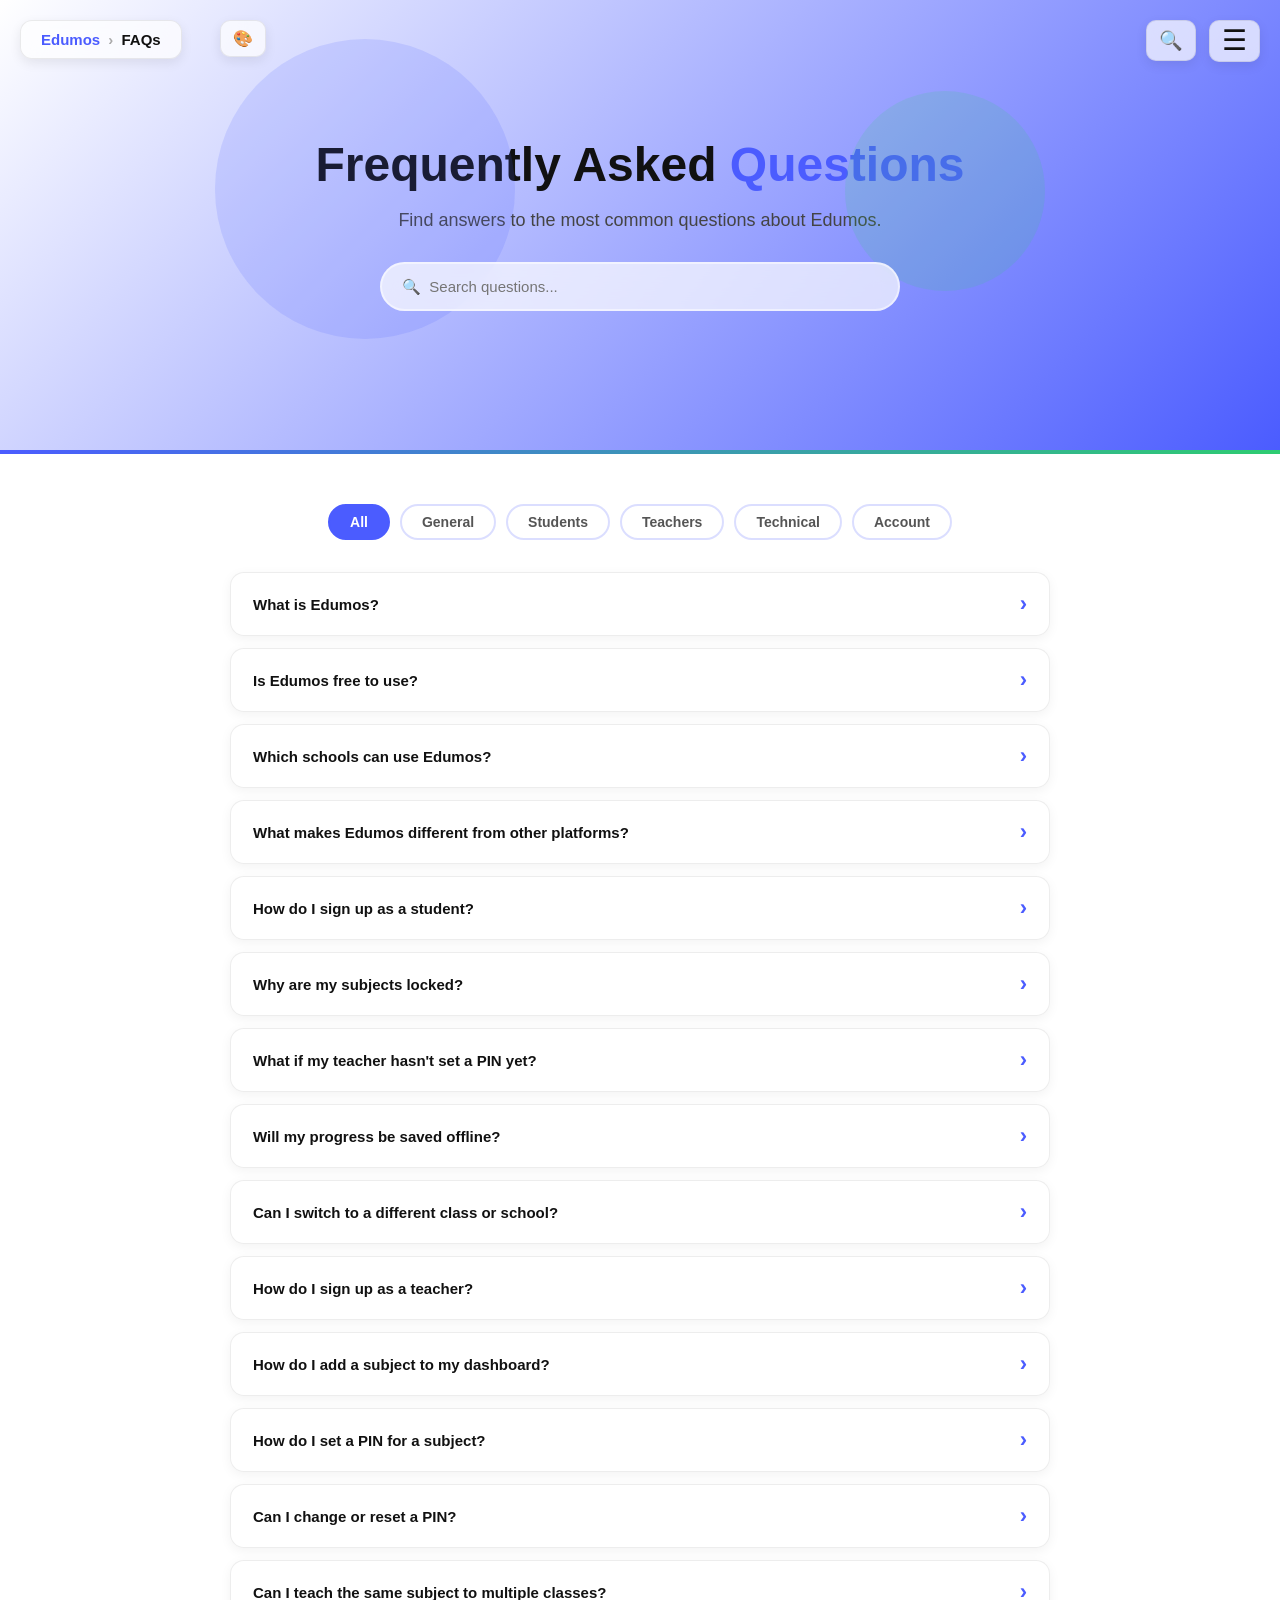
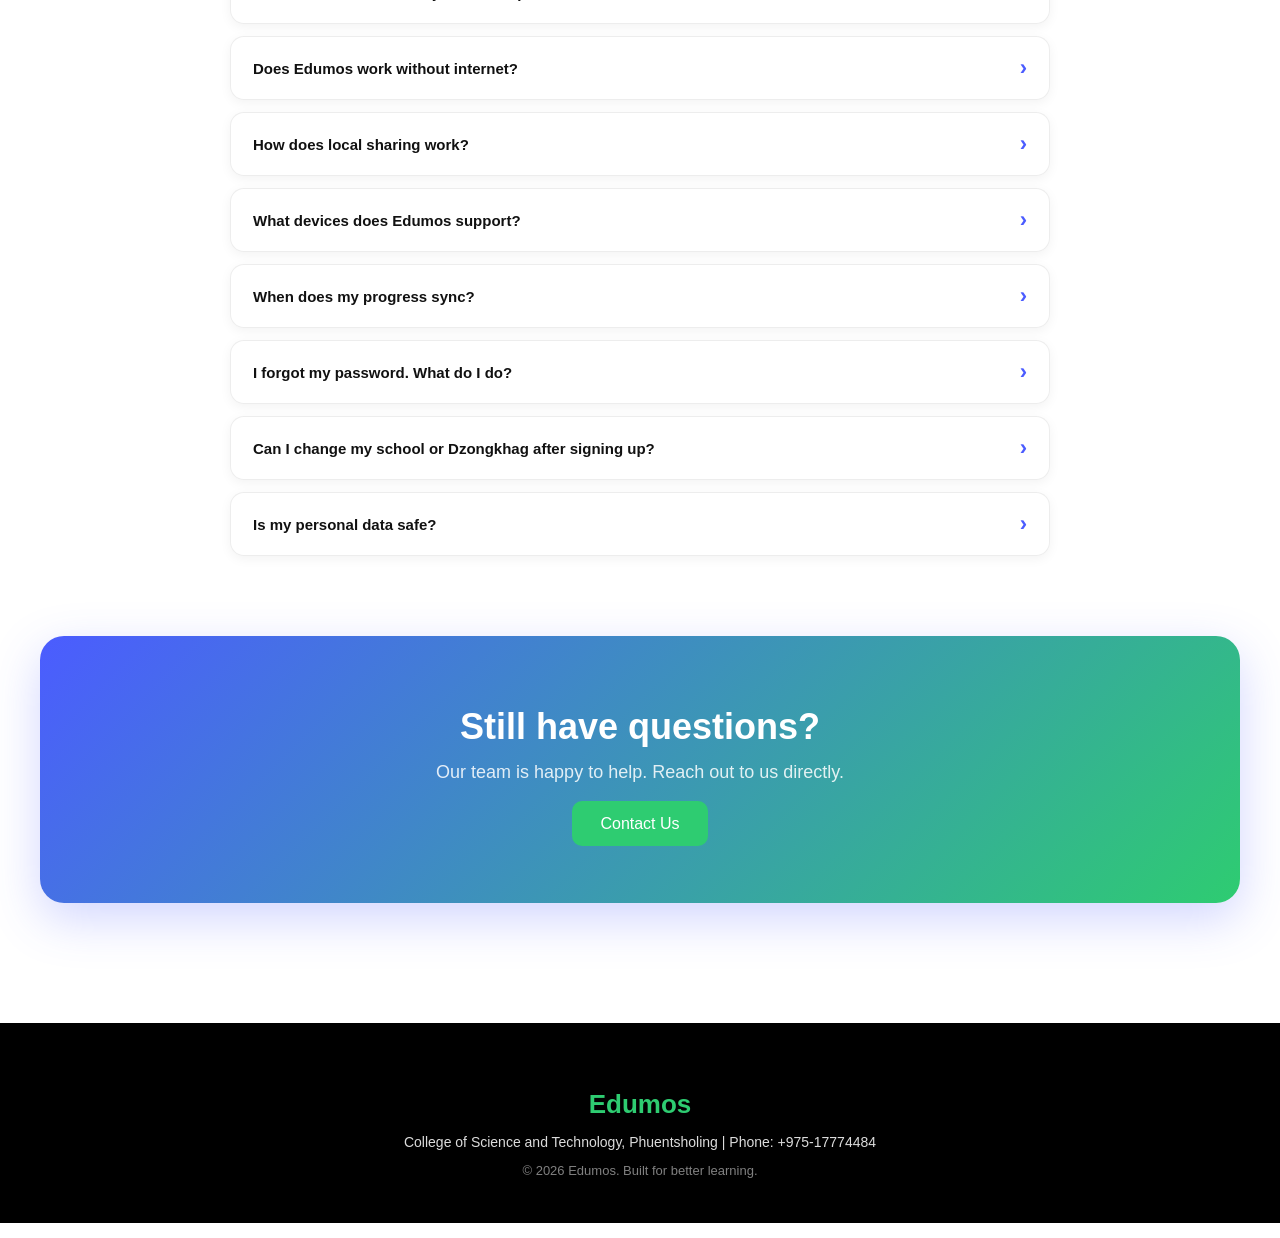
<file: pages/faqs.html>
<!DOCTYPE html>
<html lang="en">
<head>
    <meta charset="UTF-8">
    <meta name="viewport" content="width=device-width, initial-scale=1.0">
    <title>FAQs - Edumos</title>
    <link rel="stylesheet" href="../css/style.css">
    <link rel="icon" href="../favicon.svg" type="image/svg+xml">
</head>
<body>

    <!-- TOP LEFT -->
<div class="top-left-bar">
    <div class="current-page" id="currentPage">Home</div>
    <button class="theme-toggle-btn" id="themeBtn">🎨</button>
</div>

<!-- THEME PANEL -->
<div class="theme-panel" id="themePanel">
    <div class="theme-panel-section">
        <p class="theme-panel-label">Mode</p>
        <div class="theme-mode-row">
            <button class="theme-mode-btn" id="lightBtn">☀️ Light</button>
            <button class="theme-mode-btn" id="darkBtn">🌙 Dark</button>
        </div>
    </div>
    <div class="theme-panel-section">
        <p class="theme-panel-label">Gradient</p>
        <div class="theme-gradient-row">
            <button class="theme-grad-btn" data-grad="default" title="Default" style="background:linear-gradient(135deg,#ffffff,#4b5cff);"></button>
            <button class="theme-grad-btn" data-grad="purple" title="Purple Dream" style="background:linear-gradient(135deg,#f3e7ff,#9b59b6);"></button>
            <button class="theme-grad-btn" data-grad="ocean" title="Ocean" style="background:linear-gradient(135deg,#e0f7fa,#0077b6);"></button>
            <button class="theme-grad-btn" data-grad="forest" title="Forest" style="background:linear-gradient(135deg,#e8f5e9,#2ecc71);"></button>
            <button class="theme-grad-btn" data-grad="sunset" title="Sunset" style="background:linear-gradient(135deg,#fff3e0,#e74c3c);"></button>
        </div>
    </div>
</div>

<!-- TOP RIGHT -->
<div class="top-right-bar">
    <button class="search-icon-btn" id="searchBtn">🔍</button>
    <div class="menu-icon" id="menuBtn">☰</div>
</div>

<!-- SEARCH BAR -->
<div class="search-bar-wrap" id="searchBarWrap">
    <div class="search-bar-top">
        <input type="text" id="searchInput" class="search-bar-input" placeholder="Search pages, subjects..." />
        <button class="search-bar-close" id="searchClose">✕</button>
    </div>
    <div class="search-results-drop" id="searchResults" style="display:none;"></div>
</div>

<!-- OVERLAY + SIDE MENU -->
<div class="overlay" id="overlay"></div>
<div class="side-menu" id="sideMenu">
    <button class="close-btn" id="closeBtn">✕</button>
    <a href="../index.html" class="nav-link">Home</a>
    <a href="about.html" class="nav-link">About</a>
    <a href="faqs.html" class="nav-link">FAQs</a>
    <a href="contact.html" class="nav-link">Contact</a>
</div>

    

    <!-- HERO -->
    <section class="page-hero">
        <div class="page-hero-inner">
            <div class="shape shape-1"></div>
            <div class="shape shape-2"></div>
            <h1 class="page-hero-title">Frequently Asked <span class="hero-brand">Questions</span></h1>
            <p class="page-hero-sub">Find answers to the most common questions about Edumos.</p>

            <!-- SEARCH -->
            <div class="faq-search-wrap">
                <input type="text" id="faqSearch" class="faq-search" placeholder="🔍  Search questions..." />
            </div>
        </div>
    </section>

    <div class="section-divider"></div>

    <!-- FAQ BODY -->
    <section class="faq-section">

        <!-- CATEGORY TABS -->
        <div class="faq-categories" id="faqCategories">
            <button class="faq-cat-btn active" data-cat="all">All</button>
            <button class="faq-cat-btn" data-cat="general">General</button>
            <button class="faq-cat-btn" data-cat="students">Students</button>
            <button class="faq-cat-btn" data-cat="teachers">Teachers</button>
            <button class="faq-cat-btn" data-cat="technical">Technical</button>
            <button class="faq-cat-btn" data-cat="account">Account</button>
        </div>

        <!-- NO RESULTS -->
        <div class="faq-no-results" id="faqNoResults" style="display:none;">
            <p>😕 No questions found for "<span id="searchTerm"></span>"</p>
        </div>

        <!-- FAQ LIST -->
        <div class="faq-list" id="faqList"></div>

    </section>

    <!-- CTA -->
    <section class="cta-section" style="padding: 0 40px 60px;">
        <div class="cta-inner scroll-animate">
            <h2 class="cta-title">Still have questions?</h2>
            <p class="cta-sub">Our team is happy to help. Reach out to us directly.</p>
            <a href="contact.html" class="get-started-btn">Contact Us</a>
        </div>
    </section>

    <!-- FOOTER -->
    <footer class="main-footer">
        <div class="footer-inner">
            <p class="footer-brand">Edumos</p>
            <p class="footer-sub">College of Science and Technology, Phuentsholing | Phone: +975-17774484</p>
            <p class="footer-copy">© 2026 Edumos. Built for better learning.</p>
        </div>
    </footer>

    <button class="scroll-top-btn" id="scrollTopBtn">↑</button>
    <script src="../js/script.js" defer></script>
    <script>
        const faqs = [
            { cat: "general", q: "What is Edumos?", a: "Edumos is an offline-first learning platform designed for students and teachers in Bhutan. It allows learning to continue even without internet access by sharing content locally over Wi-Fi." },
            { cat: "general", q: "Is Edumos free to use?", a: "Yes! Basic features of Edumos are completely free for all students and teachers across Bhutan." },
            { cat: "general", q: "Which schools can use Edumos?", a: "Edumos supports all schools across all 20 Dzongkhags of Bhutan, from Class PP all the way to Class XII including all streams." },
            { cat: "general", q: "What makes Edumos different from other platforms?", a: "Unlike most platforms, Edumos is built specifically for Bhutan's connectivity challenges. It works fully offline, supports local Wi-Fi sharing, and is structured around Bhutan's school curriculum." },
            { cat: "students", q: "How do I sign up as a student?", a: "Click 'Get Started' on the homepage, choose 'I'm a Learner', fill in your details, then select your Dzongkhag, school, and class. You'll be taken straight to your dashboard." },
            { cat: "students", q: "Why are my subjects locked?", a: "Subjects are locked until your teacher sets a PIN for that subject. Once your teacher shares the PIN with you, enter it on the subject card to unlock access." },
            { cat: "students", q: "What if my teacher hasn't set a PIN yet?", a: "You'll see a message saying 'No PIN set yet'. Ask your teacher to set the PIN from their dashboard and share it with you." },
            { cat: "students", q: "Will my progress be saved offline?", a: "Yes! Your quiz results and lesson progress are saved on your device when offline and automatically synced to the server once you're back online." },
            { cat: "students", q: "Can I switch to a different class or school?", a: "Yes, contact your school administrator or use the profile settings to update your class and school information." },
            { cat: "teachers", q: "How do I sign up as a teacher?", a: "Click 'Get Started', choose 'I'm an Educator', fill in your details and select your school. You'll reach your dashboard where you can add your subjects." },
            { cat: "teachers", q: "How do I add a subject to my dashboard?", a: "Click '+ Add Subject' on your dashboard, select the class, stream (for Class XI and XII), and subject you teach. It will appear as a card on your dashboard." },
            { cat: "teachers", q: "How do I set a PIN for a subject?", a: "Click 'Set PIN' on the subject card, enter a 4-digit PIN, and save it. Share this PIN with your students so they can unlock the subject on their dashboard." },
            { cat: "teachers", q: "Can I change or reset a PIN?", a: "Yes! Click 'Change PIN' on any subject card to update it, or 'Reset PIN' to remove it entirely. Note that resetting will lock students out until a new PIN is set." },
            { cat: "teachers", q: "Can I teach the same subject to multiple classes?", a: "Yes! Add the subject separately for each class. For example, you can have 'Mathematics — Class IX' and 'Mathematics — Class X' as separate cards, each with their own PIN." },
            { cat: "technical", q: "Does Edumos work without internet?", a: "Yes! Once you've logged in and loaded your dashboard, Edumos works fully offline. Content, lessons, and quizzes are all accessible without a connection." },
            { cat: "technical", q: "How does local sharing work?", a: "Teachers create a Wi-Fi hotspot and students connect to it. Content is shared directly between devices on the local network without needing internet." },
            { cat: "technical", q: "What devices does Edumos support?", a: "Edumos works on any device with a modern web browser — phones, tablets, laptops, and desktop computers." },
            { cat: "technical", q: "When does my progress sync?", a: "Progress syncs automatically whenever your device has an internet connection. You can also manually trigger a sync from your dashboard." },
            { cat: "account", q: "I forgot my password. What do I do?", a: "Click 'Forgot Password?' on the login page, enter your email address, and we'll send you a reset link." },
            { cat: "account", q: "Can I change my school or Dzongkhag after signing up?", a: "Yes, this can be updated from your profile settings once the full account management system is live." },
            { cat: "account", q: "Is my personal data safe?", a: "Yes. We only collect the information necessary to provide the service. Your data is never sold to third parties." },
        ];

        const list        = document.getElementById("faqList");
        const searchInput = document.getElementById("faqSearch");
        const noResults   = document.getElementById("faqNoResults");
        const searchTerm  = document.getElementById("searchTerm");
        let activecat     = "all";

        function renderFaqs(filter = "", cat = "all") {
            list.innerHTML = "";
            const filtered = faqs.filter(f => {
                const matchCat  = cat === "all" || f.cat === cat;
                const matchText = f.q.toLowerCase().includes(filter.toLowerCase()) ||
                                  f.a.toLowerCase().includes(filter.toLowerCase());
                return matchCat && matchText;
            });

            noResults.style.display = filtered.length === 0 ? "block" : "none";
            searchTerm.textContent  = filter;

            filtered.forEach((f, i) => {
                const item = document.createElement("div");
                item.classList.add("faq-item");

                item.innerHTML = `
                    <button class="faq-question" data-index="${i}">
                        <span>${f.q}</span>
                        <span class="faq-arrow">›</span>
                    </button>
                    <div class="faq-answer">
                        <p>${f.a}</p>
                    </div>
                `;

                item.querySelector(".faq-question").addEventListener("click", () => {
                    const isOpen = item.classList.contains("faq-open");
                    document.querySelectorAll(".faq-item").forEach(el => el.classList.remove("faq-open"));
                    if (!isOpen) item.classList.add("faq-open");
                });

                list.appendChild(item);
            });
        }

        // Category buttons
        document.querySelectorAll(".faq-cat-btn").forEach(btn => {
            btn.addEventListener("click", () => {
                document.querySelectorAll(".faq-cat-btn").forEach(b => b.classList.remove("active"));
                btn.classList.add("active");
                activecat = btn.dataset.cat;
                renderFaqs(searchInput.value, activecat);
            });
        });

        // Search
        searchInput.addEventListener("input", () => {
            renderFaqs(searchInput.value, activecat);
        });

        renderFaqs();
    </script>
</body>
</html>
</file>
<file: css/style.css>
body {
    margin: 0;
    font-family: Arial, sans-serif;
    background: #ffffff;
}

/* NAVBAR */
.navbar {
    display: flex;
    justify-content: space-between;
    align-items: center;
    padding: 20px;
}

/* LOGO */
.logo {
    font-size: 24px;
    font-family: 'Franklin Gothic Medium', 'Arial Narrow', Arial, sans-serif;
    font-weight: bold;
    display: flex;
    justify-content: center;
    align-items: center;
    min-height: 50px;
}

/* LOGO LETTERS */
#logo-text span {
    display: inline-block;
    font-size: 38px;
    font-weight: 700;
    margin: 0 5px;
}

/* ANIMATION */
.bounce {
    animation: bounce 1s ease;
}

@keyframes bounce {
    0% { transform: translateY(0); }
    30% { transform: translateY(-6px); }
    60% { transform: translateY(0); }
    100% { transform: translateY(0); }
}

/* RIGHT SIDE */
.nav-right {
    display: flex;
    align-items: center;
    gap: 12px;
}

/* SEARCH BUTTON */
.search-btn {
    background: black;
    color: white;
    border: none;
    padding: 8px 10px;
    cursor: pointer;
    border-radius: 5px;
}

/* HAMBURGER */
.menu-icon {
    font-size: 28px;
    cursor: pointer;
    position: fixed;
    top: 20px;
    right: 20px;
    user-select: none;
    z-index: 1100;
    transition: 0.2s ease;
}

.menu-icon:hover {
    transform: scale(1.1);
}

/* OVERLAY */
.overlay {
    position: fixed;
    top: 0;
    left: 0;
    width: 100%;
    height: 100vh;
    background: rgba(0,0,0,0.4);
    backdrop-filter: blur(6px);
    opacity: 0;
    visibility: hidden;
    transition: 0.3s;
    z-index: 900;
}

.overlay.active {
    opacity: 1;
    visibility: visible;
}

/* SIDE MENU */
.side-menu {
    position: fixed;
    top: 0;
    right: -380px;
    width: 280px;
    height: 100vh;
    background: rgba(255, 255, 255, 0.25);
    backdrop-filter: blur(25px);
    border-left: 1px solid rgba(0,0,0,0.08);
    display: flex;
    flex-direction: column;
    padding: 70px 25px;
    transition: 0.5s cubic-bezier(0.4, 0, 0.2, 1);
    box-shadow: -10px 0 40px rgba(0,0,0,0.1);
    z-index: 1000;
}

.side-menu.active {
    right: 0;
}

.side-menu a {
    color: black;
    text-decoration: none;
    font-size: 18px;
    margin: 20px 0;
    transition: 0.2s;
}

.side-menu a:hover {
    color: blue;
}

/* ACTIVE MENU ITEM */
.side-menu a.active {
    color: blue;
    font-weight: bold;
    text-decoration: underline;
}

/* CLOSE BUTTON — fixed to absolute so it stays inside the menu */
.close-btn {
    position: absolute;
    top: 18px;
    left: 18px;
    font-size: 22px;
    background: none;
    border: none;
    color: black;
    cursor: pointer;
}

.close-btn:hover {
    color: blue;
}

/* NAVIGATION LINKS */
.nav-link {
    text-decoration: none;
    color: #111;
    font-size: 18px;
    margin: 18px 0;
    padding: 10px 12px;
    border-radius: 10px;
    transition: 0.3s ease;
}

.nav-link:hover {
    background: rgba(75, 92, 255, 0.12);
    transform: translateX(5px);
}

.nav-link.active {
    background: rgba(46, 204, 113, 0.15);
    font-weight: bold;
}

/* INTRO */
.intro-container {
    height: 100vh;
    display: flex;
    flex-direction: column;
    justify-content: center;
    align-items: center;
    background: linear-gradient(135deg, #ffffff, #4b5cff);
    background-attachment: fixed;
    text-align: center;
    position: relative;
    overflow: hidden;
}

.intro-desc {
    font-size: 18px;
    color: #333;
    margin-bottom: 30px;
    line-height: 1.6;
}

.get-started-btn {
    padding: 14px 28px;
    background: #2ecc71;
    color: white;
    text-decoration: none;
    border-radius: 10px;
    transition: 0.3s;
}

.get-started-btn:hover {
    background: #4b5cff;
}

.back-btn {
    display: inline-block;
    margin-top: 25px;
    padding: 12px 22px;
    text-decoration: none;
    color: white;
    background: orchid;
    border-radius: 10px;
    transition: 0.3s ease;
}

.back-btn:hover {
    background: red;
}

/* GLASS CARD */
.glass-card {
    width: 420px;
    max-width: 90%;
    padding: 60px 40px;
    text-align: center;
    border-radius: 20px;
    background: rgba(255, 255, 255, 0.15);
    backdrop-filter: blur(20px);
    border: 1px solid rgba(255, 255, 255, 0.35);
    color: #1a1a1a;
    box-shadow: 0 10px 30px rgba(0,0,0,0.1);
    min-height: 320px;
}

/* TEXT */
h1 {
    margin-bottom: 10px;
}

p {
    color: #333;
    margin-bottom: 20px;
}

/* BUTTON */
.btn {
    display: inline-block;
    margin: 10px;
    padding: 12px 22px;
    text-decoration: none;
    color: white;
    background: orchid;
    border-radius: 10px;
    transition: 0.3s;
}

.btn:hover {
    background: #2ecc71;
}

/* BUTTONS GROUP */
.buttons {
    display: flex;
    justify-content: center;
    flex-wrap: wrap;
    gap: 12px;
    margin-top: 10px;
}

/* PAGE */
.page-container {
    max-width: 800px;
    margin: 80px auto;
    padding: 20px;
    text-align: center;
}

.page-container h1 {
    font-size: 40px;
}

.page-container h3 {
    color: #444;
    margin-bottom: 20px;
}

.page-container p {
    font-size: 18px;
    line-height: 1.7;
}

/* DASHBOARD GRID */
.dashboard-grid {
    display: grid;
    grid-template-columns: repeat(2, 1fr);
    gap: 20px;
    margin: 40px 0;
}

@media (max-width: 600px) {
    .dashboard-grid {
        grid-template-columns: 1fr;
    }
}

/* SECTION (GLASS STYLE) */
.section {
    max-width: 850px;
    margin: 60px auto;
    padding: 40px;
    text-align: left;
    background: rgba(255, 255, 255, 0.25);
    backdrop-filter: blur(15px);
    border-radius: 18px;
    border: 1px solid rgba(0, 0, 0, 0.08);
    box-shadow: 0 10px 30px rgba(0,0,0,0.08);
    position: relative;
    overflow: hidden;
    transition: 0.3s ease;
}

.section::before {
    content: "";
    position: absolute;
    inset: 0;
    background: linear-gradient(
        120deg,
        rgba(75, 92, 255, 0.18),
        rgba(46, 204, 113, 0.18),
        rgba(255, 255, 255, 0.2)
    );
    background-size: 300% 300%;
    animation: gradientFlow 8s ease infinite;
}

.section * {
    position: relative;
    z-index: 1;
}

.section h2 {
    text-align: center;
}

.section ul {
    list-style: disc;
    padding-left: 25px;
    text-align: left;
}

.section:hover {
    transform: translateY(-8px);
    box-shadow: 0 15px 40px rgba(0,0,0,0.15);
}

/* INFO SECTION */
.info-section {
    display: grid;
    grid-template-columns: repeat(4, 1fr);
    gap: 20px;
    padding: 50px;
}

.info-box {
    min-height: 300px;
    width: 90%;
    padding: 20px;
    border-radius: 12px;
    text-align: center;
    background: rgba(255, 255, 255, 0.25);
    backdrop-filter: blur(15px);
    border: 1px solid rgba(0, 0, 0, 0.08);
    box-shadow: 0 8px 20px rgba(0,0,0,0.08);
    position: relative;
    overflow: hidden;
    transition: 0.3s ease;
}

.info-box::before {
    content: "";
    position: absolute;
    inset: 0;
    background: linear-gradient(
        120deg,
        rgba(75, 92, 255, 0.18),
        rgba(46, 204, 113, 0.18),
        rgba(255, 255, 255, 0.2)
    );
    background-size: 300% 300%;
    animation: gradientFlow 8s ease infinite;
}

.info-box * {
    position: relative;
    z-index: 1;
}

.info-box:hover {
    transform: translateY(-8px);
    box-shadow: 0 15px 35px rgba(0,0,0,0.15);
}

/* RESPONSIVE */
@media (max-width: 900px) {
    .info-section {
        grid-template-columns: repeat(2, 1fr);
    }
}

@media (max-width: 500px) {
    .info-section {
        grid-template-columns: 1fr;
    }
}

/* ANIMATION */
@keyframes gradientFlow {
    0% { background-position: 0% 50%; }
    50% { background-position: 100% 50%; }
    100% { background-position: 0% 50%; }
}

/* CURRENT PAGE LABEL */
.current-page {
    position: fixed;
    top: 20px;
    left: 20px;
    padding: 10px 20px;
    border-radius: 12px;
    background: rgba(255,255,255,0.7);
    backdrop-filter: blur(12px);
    border: 1px solid rgba(0,0,0,0.08);
    font-size: 16px;
    font-weight: 600;
    color: #111;
    box-shadow: 0 4px 12px rgba(0,0,0,0.08);
    z-index: 800;
}

/* SCROLL TO TOP BUTTON */
.scroll-top-btn {
    position: fixed;
    bottom: 30px;
    left: 50%;
    transform: translateX(-50%);
    width: 44px;
    height: 44px;
    border-radius: 50%;
    background: #4b5cff;
    color: white;
    font-size: 20px;
    border: none;
    cursor: pointer;
    opacity: 0;
    visibility: hidden;
    transition: 0.3s ease;
    z-index: 800;
    box-shadow: 0 4px 12px rgba(0,0,0,0.08);
}

.scroll-top-btn.visible {
    opacity: 1;
    visibility: visible;
}

.scroll-top-btn:hover {
    background: #2ecc71;
    transform: translateX(-50%) translateY(-3px);
}

/* AUTH CONTAINER */
.auth-container {
    min-height: 100vh;
    display: flex;
    justify-content: center;
    align-items: center;
    background: linear-gradient(135deg, #ffffff, #4b5cff);
    padding: 40px 20px;
}

/* AUTH CARD */
.auth-card {
    width: 100%;
    max-width: 480px;
    background: rgba(255, 255, 255, 0.2);
    backdrop-filter: blur(25px);
    border: 1px solid rgba(255, 255, 255, 0.35);
    border-radius: 20px;
    padding: 50px 40px;
    box-shadow: 0 10px 40px rgba(0,0,0,0.12);
    text-align: center;
}

/* AUTH TITLE */
.auth-title {
    font-size: 26px;
    margin: 10px 0 4px;
    color: #111;
}

/* ROLE LABEL */
.auth-role {
    font-size: 14px;
    color: #4b5cff;
    font-weight: 600;
    margin-bottom: 24px;
}

/* FORM */
.auth-form {
    text-align: left;
}

/* FORM ROW (two columns) */
.form-row {
    display: flex;
    gap: 14px;
}

.form-row .form-group {
    flex: 1;
}

/* FORM GROUP */
.form-group {
    margin-bottom: 16px;
}

.form-group label {
    display: block;
    font-size: 13px;
    font-weight: 600;
    color: #333;
    margin-bottom: 6px;
}

.form-group input {
    width: 100%;
    padding: 11px 14px;
    border-radius: 10px;
    border: 1px solid rgba(0,0,0,0.15);
    background: rgba(255,255,255,0.6);
    font-size: 15px;
    outline: none;
    transition: 0.2s;
    box-sizing: border-box;
}

.form-group input:focus {
    border-color: #4b5cff;
    background: rgba(255,255,255,0.9);
}

/* AUTH BUTTON */
.auth-btn {
    width: 100%;
    padding: 13px;
    background: #4b5cff;
    color: white;
    font-size: 16px;
    font-weight: 600;
    border: none;
    border-radius: 10px;
    cursor: pointer;
    margin-top: 6px;
    transition: 0.3s;
}

.auth-btn:hover {
    background: #2ecc71;
}

/* SWITCH LINK */
.auth-switch {
    text-align: center;
    margin-top: 18px;
    font-size: 14px;
    color: #444;
}

.auth-switch a {
    color: #4b5cff;
    font-weight: 600;
    text-decoration: none;
}

.auth-switch a:hover {
    text-decoration: underline;
}

/* FORGOT PASSWORD */
.forgot-password {
    text-align: right;
    margin: -8px 0 12px;
    font-size: 13px;
}

.forgot-password a {
    color: #4b5cff;
    text-decoration: none;
    font-weight: 600;
}

.forgot-password a:hover {
    text-decoration: underline;
}

/* FOOTER */
footer.main-footer {
    background: black;
    color: white;
    height: 200px;
    text-align: center;
    padding: 0;
    margin-top: 60px;
}

.footer-inner {
    padding: 40px 20px;
}

.footer-brand {
    font-size: 26px;
    font-weight: 700;
    color: #2ecc71;
    margin-bottom: 8px;
}

.footer-sub {
    font-size: 14px;
    color: gainsboro;
    margin-bottom: 6px;
}

.footer-copy {
    font-size: 13px;
    color: gray;
}

/* FLOATING SHAPES */
.shape {
    position: absolute;
    border-radius: 50%;
    opacity: 0.15;
    animation: floatShape 8s ease-in-out infinite;
    pointer-events: none;
}

.shape-1 {
    width: 300px;
    height: 300px;
    background: #4b5cff;
    top: -80px;
    left: -80px;
    animation-delay: 0s;
}

.shape-2 {
    width: 200px;
    height: 200px;
    background: #2ecc71;
    bottom: 40px;
    right: -60px;
    animation-delay: 2s;
}

.shape-3 {
    width: 150px;
    height: 150px;
    background: orchid;
    top: 40%;
    left: 10%;
    animation-delay: 4s;
}

.shape-4 {
    width: 100px;
    height: 100px;
    background: #4b5cff;
    bottom: 20%;
    right: 20%;
    animation-delay: 6s;
}

@keyframes floatShape {
    0%   { transform: translateY(0px) scale(1); }
    50%  { transform: translateY(-30px) scale(1.05); }
    100% { transform: translateY(0px) scale(1); }
}

/* PULSE BUTTON */
.pulse-btn {
    animation: pulse 2.5s ease-in-out infinite;
}

@keyframes pulse {
    0%   { box-shadow: 0 0 0 0 rgba(75, 92, 255, 0.5); }
    70%  { box-shadow: 0 0 0 14px rgba(75, 92, 255, 0); }
    100% { box-shadow: 0 0 0 0 rgba(75, 92, 255, 0); }
}

/* SECTION DIVIDER */
.section-divider {
    height: 4px;
    background: linear-gradient(90deg, #4b5cff, #2ecc71, orchid, #4b5cff);
    background-size: 300% 100%;
    animation: gradientSlide 4s linear infinite;
}

@keyframes gradientSlide {
    0%   { background-position: 0% 0%; }
    100% { background-position: 300% 0%; }
}

/* SECTION TITLE */
.info-section-title {
    text-align: center;
    padding: 40px 20px 0;
}

.info-section-title h2 {
    font-size: 32px;
    color: #111;
    position: relative;
    display: inline-block;
}

.info-section-title h2::after {
    content: "";
    display: block;
    width: 60px;
    height: 3px;
    background: #4b5cff;
    margin: 8px auto 0;
    border-radius: 2px;
}

/* INFO ICON */
.info-icon {
    font-size: 36px;
    margin-bottom: 12px;
}

/* SCROLL ANIMATE */
.scroll-animate {
    opacity: 0;
    transform: translateY(40px);
    transition: opacity 0.6s ease, transform 0.6s ease;
}

.scroll-animate.visible {
    opacity: 1;
    transform: translateY(0);
}

/* DASHBOARD PAGE */
.dashboard-page {
    background: linear-gradient(135deg, #f0f2ff, #e8f8f0);
    min-height: 100vh;
}

/* TOP BAR */
.dash-topbar {
    display: flex;
    justify-content: space-between;
    align-items: center;
    padding: 80px 40px 20px;
    max-width: 1200px;
    margin: 0 auto;
}

.dash-user {
    display: flex;
    align-items: center;
    gap: 14px;
}

.dash-avatar {
    width: 52px;
    height: 52px;
    border-radius: 50%;
    background: #4b5cff;
    color: white;
    font-size: 22px;
    font-weight: 700;
    display: flex;
    justify-content: center;
    align-items: center;
    box-shadow: 0 4px 12px rgba(75,92,255,0.3);
}

.teacher-avatar {
    background: #2ecc71;
    box-shadow: 0 4px 12px rgba(46,204,113,0.3);
}

.dash-name {
    font-size: 20px;
    font-weight: 700;
    color: #111;
    margin: 0;
}

.dash-role {
    font-size: 13px;
    color: #666;
    margin: 2px 0 0;
}

.dash-sync {
    display: flex;
    align-items: center;
    gap: 8px;
    font-size: 14px;
    font-weight: 600;
    color: #666;
    background: rgba(255,255,255,0.7);
    backdrop-filter: blur(12px);
    padding: 8px 16px;
    border-radius: 999px;
    border: 1px solid rgba(0,0,0,0.08);
}

.sync-dot {
    width: 10px;
    height: 10px;
    border-radius: 50%;
    background: #e74c3c;
    display: inline-block;
    animation: pulse 2s infinite;
}

.sync-dot.online {
    background: #2ecc71;
}

/* DASHBOARD BODY */
.dash-body {
    max-width: 1200px;
    margin: 0 auto;
    padding: 20px 40px;
}

/* STATS ROW */
.dash-stats {
    display: grid;
    grid-template-columns: repeat(4, 1fr);
    gap: 20px;
    margin-bottom: 30px;
}

.stat-card {
    background: rgba(255,255,255,0.6);
    backdrop-filter: blur(15px);
    border: 1px solid rgba(0,0,0,0.08);
    border-radius: 16px;
    padding: 20px;
    display: flex;
    align-items: center;
    gap: 16px;
    box-shadow: 0 4px 16px rgba(0,0,0,0.06);
    transition: 0.3s ease;
}

.stat-card:hover {
    transform: translateY(-4px);
    box-shadow: 0 8px 24px rgba(0,0,0,0.1);
}

.stat-icon {
    font-size: 32px;
}

.stat-number {
    font-size: 26px;
    font-weight: 700;
    color: #111;
    margin: 0;
}

.stat-label {
    font-size: 12px;
    color: #888;
    margin: 2px 0 0;
}

/* MAIN GRID */
.dash-grid {
    display: grid;
    grid-template-columns: repeat(2, 1fr);
    gap: 24px;
}

/* DASH CARD */
.dash-card {
    background: rgba(255,255,255,0.5);
    backdrop-filter: blur(20px);
    border: 1px solid rgba(0,0,0,0.08);
    border-radius: 18px;
    padding: 28px;
    box-shadow: 0 8px 24px rgba(0,0,0,0.07);
    transition: 0.3s ease;
}

.dash-card:hover {
    transform: translateY(-4px);
    box-shadow: 0 12px 32px rgba(0,0,0,0.1);
}

.dash-card h2 {
    font-size: 18px;
    margin: 0 0 18px;
    color: #111;
}

/* LESSON LIST */
.lesson-list {
    display: flex;
    flex-direction: column;
    gap: 14px;
}

.lesson-item {
    display: flex;
    align-items: center;
    gap: 10px;
    font-size: 14px;
    color: #333;
}

.lesson-item span:first-child {
    min-width: 160px;
    font-weight: 500;
}

/* PROGRESS BAR */
.progress-bar-wrap {
    flex: 1;
    height: 8px;
    background: rgba(0,0,0,0.08);
    border-radius: 999px;
    overflow: hidden;
}

.progress-bar {
    height: 100%;
    border-radius: 999px;
    transition: width 1s ease;
}

.progress-label {
    font-size: 12px;
    color: #888;
    min-width: 70px;
    text-align: right;
}

/* QUIZ LIST */
.quiz-list {
    display: flex;
    flex-direction: column;
    gap: 12px;
}

.quiz-item {
    display: flex;
    justify-content: space-between;
    align-items: center;
    padding: 10px 14px;
    border-radius: 10px;
    background: rgba(255,255,255,0.5);
    border: 1px solid rgba(0,0,0,0.06);
}

.quiz-item.pending {
    opacity: 0.6;
}

.quiz-name {
    font-size: 14px;
    font-weight: 600;
    color: #111;
    margin: 0;
}

.quiz-date {
    font-size: 12px;
    color: #888;
    margin: 2px 0 0;
}

.quiz-score {
    font-size: 14px;
    font-weight: 700;
    padding: 4px 12px;
    border-radius: 999px;
}

.quiz-score.green { background: rgba(46,204,113,0.15); color: #2ecc71; }
.quiz-score.blue { background: rgba(75,92,255,0.15); color: #4b5cff; }
.quiz-score.orchid { background: rgba(218,112,214,0.15); color: orchid; }
.quiz-score.orange { background: rgba(243,156,18,0.15); color: #f39c12; }
.quiz-score.grey { background: rgba(0,0,0,0.06); color: #aaa; }

/* CIRCLE CHART */
.overall-progress {
    display: flex;
    align-items: center;
    gap: 30px;
}

.circle-wrap {
    position: relative;
    width: 120px;
    height: 120px;
    flex-shrink: 0;
}

.circle-chart {
    width: 120px;
    height: 120px;
    transform: rotate(-90deg);
}

.circle-bg {
    fill: none;
    stroke: rgba(0,0,0,0.08);
    stroke-width: 10;
}

.circle-fill {
    fill: none;
    stroke-width: 10;
    stroke-linecap: round;
    transition: stroke-dasharray 1s ease;
}

.circle-label {
    position: absolute;
    top: 50%;
    left: 50%;
    transform: translate(-50%, -50%);
    font-size: 22px;
    font-weight: 700;
    color: #111;
}

.progress-breakdown {
    display: flex;
    flex-direction: column;
    gap: 12px;
    flex: 1;
}

.breakdown-item {
    display: flex;
    align-items: center;
    gap: 8px;
    font-size: 14px;
    color: #444;
}

.breakdown-item strong {
    margin-left: auto;
    color: #111;
}

.dot {
    width: 10px;
    height: 10px;
    border-radius: 50%;
    flex-shrink: 0;
}

/* SYNC STATUS */
.sync-status {
    display: flex;
    flex-direction: column;
    gap: 14px;
}

.sync-item {
    display: flex;
    align-items: center;
    gap: 14px;
}

.sync-icon {
    font-size: 24px;
}

.sync-label {
    font-size: 12px;
    color: #888;
    margin: 0;
}

.sync-value {
    font-size: 14px;
    font-weight: 600;
    color: #111;
    margin: 2px 0 0;
}

.sync-value.offline { color: #e74c3c; }
.sync-value.online-text { color: #2ecc71; }

.sync-bar-wrap {
    margin-top: 6px;
}

.sync-bar-label {
    font-size: 12px;
    color: #888;
    margin: 4px 0;
}

/* CONTENT TAGS */
.content-tag {
    font-size: 11px;
    font-weight: 600;
    padding: 3px 10px;
    border-radius: 999px;
    margin-left: auto;
}

.content-tag.shared {
    background: rgba(46,204,113,0.15);
    color: #2ecc71;
}

.content-tag.draft {
    background: rgba(243,156,18,0.15);
    color: #f39c12;
}

/* STUDENT LIST */
.student-list {
    display: flex;
    flex-direction: column;
    gap: 14px;
}

.student-item {
    display: flex;
    align-items: center;
    gap: 12px;
}

.student-avatar {
    width: 36px;
    height: 36px;
    border-radius: 50%;
    background: #4b5cff;
    color: white;
    font-size: 15px;
    font-weight: 700;
    display: flex;
    justify-content: center;
    align-items: center;
    flex-shrink: 0;
}

.student-info {
    flex: 1;
}

.student-name {
    font-size: 13px;
    font-weight: 600;
    color: #111;
    margin: 0 0 4px;
}

.student-score {
    font-size: 13px;
    font-weight: 700;
    color: #111;
    min-width: 40px;
    text-align: right;
}

/* ACTION BUTTON */
.dash-action-btn {
    width: 100%;
    margin-top: 16px;
    padding: 11px;
    background: rgba(75,92,255,0.1);
    color: #4b5cff;
    font-size: 14px;
    font-weight: 600;
    border: 1px solid rgba(75,92,255,0.2);
    border-radius: 10px;
    cursor: pointer;
    transition: 0.3s ease;
}

.dash-action-btn:hover {
    background: #4b5cff;
    color: white;
}

/* RESPONSIVE DASHBOARD */
@media (max-width: 900px) {
    .dash-stats {
        grid-template-columns: repeat(2, 1fr);
    }
    .dash-grid {
        grid-template-columns: 1fr;
    }
    .dash-topbar {
        padding: 80px 20px 20px;
    }
    .dash-body {
        padding: 20px;
    }
}

@media (max-width: 500px) {
    .dash-stats {
        grid-template-columns: 1fr;
    }
}

/* STATISTICS SECTION */
.stats-section {
    display: grid;
    grid-template-columns: repeat(4, 1fr);
    gap: 20px;
    padding: 60px 50px;
    background: rgba(75, 92, 255, 0.04);
}

.stat-counter {
    text-align: center;
    padding: 30px 20px;
    border-radius: 16px;
    background: rgba(255,255,255,0.6);
    backdrop-filter: blur(12px);
    border: 1px solid rgba(0,0,0,0.06);
    box-shadow: 0 4px 16px rgba(0,0,0,0.06);
    transition: 0.3s ease;
}

.stat-counter:hover {
    transform: translateY(-6px);
    box-shadow: 0 10px 28px rgba(0,0,0,0.1);
}

.counter {
    font-size: 48px;
    font-weight: 800;
    color: #4b5cff;
    margin: 0;
    line-height: 1;
}

.counter-label {
    font-size: 16px;
    color: #666;
    margin: 8px 0 0;
    font-weight: 500;
}

@media (max-width: 900px) {
    .stats-section {
        grid-template-columns: repeat(2, 1fr);
        padding: 40px 20px;
    }
}

@media (max-width: 500px) {
    .stats-section {
        grid-template-columns: 1fr;
    }
}

/* HOW IT WORKS */
.how-section {
    padding: 60px 50px;
}

.how-steps {
    display: flex;
    align-items: center;
    justify-content: center;
    gap: 20px;
    margin-top: 40px;
    flex-wrap: wrap;
}

.how-step {
    flex: 1;
    min-width: 200px;
    max-width: 280px;
    text-align: center;
    padding: 36px 24px;
    border-radius: 18px;
    background: rgba(255,255,255,0.5);
    backdrop-filter: blur(15px);
    border: 1px solid rgba(0,0,0,0.07);
    box-shadow: 0 6px 20px rgba(0,0,0,0.07);
    position: relative;
    transition: 0.3s ease;
}

.how-step:hover {
    transform: translateY(-8px);
    box-shadow: 0 14px 34px rgba(0,0,0,0.12);
}

.how-icon {
    font-size: 40px;
    margin-bottom: 12px;
}

.how-number {
    font-size: 13px;
    font-weight: 700;
    color: #4b5cff;
    letter-spacing: 2px;
    margin-bottom: 10px;
}

.how-step h3 {
    font-size: 18px;
    color: #111;
    margin: 0 0 10px;
}

.how-step p {
    font-size: 14px;
    color: #666;
    line-height: 1.6;
    margin: 0;
}

.how-arrow {
    font-size: 28px;
    color: #4b5cff;
    opacity: 0.5;
    flex-shrink: 0;
}

@media (max-width: 700px) {
    .how-arrow {
        transform: rotate(90deg);
    }
}

/* TESTIMONIALS */
.testimonials-section {
    padding: 60px 50px;
    background: rgba(75,92,255,0.03);
    overflow: hidden;
}

.testimonials-carousel {
    margin-top: 40px;
    position: relative;
    overflow: hidden;
}

.testimonial-track {
    display: flex;
    transition: transform 0.5s cubic-bezier(0.4, 0, 0.2, 1);
}

.testimonial-card {
    min-width: 100%;
    padding: 40px 60px;
    text-align: center;
    box-sizing: border-box;
}

.testimonial-text {
    font-size: 20px;
    color: #333;
    line-height: 1.7;
    font-style: italic;
    margin-bottom: 20px;
}

.testimonial-author {
    font-size: 15px;
    font-weight: 700;
    color: #4b5cff;
    margin: 0;
}

.testimonial-controls {
    display: flex;
    justify-content: center;
    align-items: center;
    gap: 16px;
    margin-top: 24px;
}

.testimonial-btn {
    width: 40px;
    height: 40px;
    border-radius: 50%;
    border: none;
    background: rgba(75,92,255,0.1);
    color: #4b5cff;
    font-size: 18px;
    cursor: pointer;
    transition: 0.3s;
}

.testimonial-btn:hover {
    background: #4b5cff;
    color: white;
}

.testimonial-dots {
    display: flex;
    gap: 8px;
}

.testimonial-dot {
    width: 8px;
    height: 8px;
    border-radius: 50%;
    background: rgba(75,92,255,0.2);
    cursor: pointer;
    transition: 0.3s;
}

.testimonial-dot.active {
    background: #4b5cff;
    width: 22px;
    border-radius: 999px;
}

@media (max-width: 700px) {
    .testimonial-card {
        padding: 30px 20px;
    }
    .testimonial-text {
        font-size: 16px;
    }
}

/* TEAM SECTION */
.team-section {
    padding: 60px 50px;
}

.team-grid {
    display: grid;
    grid-template-columns: repeat(4, 1fr);
    gap: 24px;
    margin-top: 40px;
}

.team-card {
    text-align: center;
    padding: 36px 20px;
    border-radius: 18px;
    background: rgba(255,255,255,0.5);
    backdrop-filter: blur(15px);
    border: 1px solid rgba(0,0,0,0.07);
    box-shadow: 0 6px 20px rgba(0,0,0,0.07);
    transition: 0.3s ease;
}

.team-card:hover {
    transform: translateY(-8px);
    box-shadow: 0 14px 34px rgba(0,0,0,0.12);
}

.team-avatar {
    font-size: 52px;
    margin-bottom: 14px;
}

.team-name {
    font-size: 17px;
    font-weight: 700;
    color: #111;
    margin: 0 0 6px;
}

.team-role {
    font-size: 13px;
    color: #4b5cff;
    font-weight: 600;
    margin: 0;
}

@media (max-width: 900px) {
    .team-grid {
        grid-template-columns: repeat(2, 1fr);
        padding: 0;
    }
    .team-section {
        padding: 40px 20px;
    }
}

@media (max-width: 500px) {
    .team-grid {
        grid-template-columns: 1fr;
    }
}

/* CALL TO ACTION */
.cta-section {
    margin: 0;
    padding: 0 40px 0;
}

.cta-inner {
    background: linear-gradient(135deg, #4b5cff, #2ecc71);
    border-radius: 24px;
    padding: 70px 40px;
    text-align: center;
    box-shadow: 0 16px 48px rgba(75,92,255,0.25);
}

.cta-title {
    font-size: 36px;
    color: white;
    margin: 0 0 14px;
}

.cta-sub {
    font-size: 18px;
    color: rgba(255,255,255,0.85);
    margin: 0 0 32px;
}

@media (max-width: 600px) {
    .cta-title {
        font-size: 26px;
    }
    .cta-section {
        padding: 0 20px;
    }
}

/* ========================= */
/* WELCOME PAGE */
/* ========================= */

/* WELCOME CARD */
.welcome-card {
    display: flex;
    flex-direction: column;
    align-items: center;
    gap: 6px;
    padding: 50px 44px;
    min-height: unset;
    height: auto;
    position: relative;
    overflow: hidden;
}

/* GLOW RING */
.welcome-card::after {
    content: "";
    position: absolute;
    inset: -2px;
    border-radius: 22px;
    background: linear-gradient(135deg, #4b5cff, #2ecc71, orchid, #4b5cff);
    background-size: 300% 300%;
    animation: gradientFlow 6s ease infinite;
    z-index: -1;
    opacity: 0.5;
}

/* CARD FADE IN */
.card-fadein {
    animation: cardFadeIn 0.8s ease forwards;
}

@keyframes cardFadeIn {
    from {
        opacity: 0;
        transform: translateY(30px) scale(0.97);
    }
    to {
        opacity: 1;
        transform: translateY(0) scale(1);
    }
}

/* WELCOME TITLE */
.welcome-title {
    font-size: 32px;
    margin: 8px 0 4px;
    color: #111;
}

/* WELCOME SUB */
.welcome-sub {
    font-size: 15px;
    color: #666;
    margin: 0 0 24px;
}

/* ROLE BUTTONS */
.role-buttons {
    display: flex;
    gap: 16px;
    width: 100%;
    flex-wrap: wrap;
}

.role-btn {
    flex: 1;
    min-width: 180px;
    padding: 22px 18px;
    border-radius: 16px;
    text-decoration: none;
    text-align: left;
    position: relative;
    overflow: hidden;
    transition: 0.3s ease;
    border: 2px solid transparent;
}

.learner-btn {
    background: rgba(46, 204, 113, 0.12);
    border: 2px solid #2ecc71;
    box-shadow: 0 0 0 1px rgba(46, 204, 113, 0.2);
}

.learner-btn:hover {
    background: rgba(46, 204, 113, 0.22);
    border-color: #2ecc71;
    transform: translateY(-4px);
    box-shadow: 0 10px 28px rgba(46, 204, 113, 0.3);
}

.teacher-btn {
    background: rgba(75, 92, 255, 0.12);
    border: 2px solid #4b5cff;
    box-shadow: 0 0 0 1px rgba(75, 92, 255, 0.2);
}

.teacher-btn:hover {
    background: rgba(75, 92, 255, 0.22);
    border-color: #4b5cff;
    transform: translateY(-4px);
    box-shadow: 0 10px 28px rgba(75, 92, 255, 0.3);
}

.role-btn-top {
    display: flex;
    justify-content: space-between;
    align-items: center;
    margin-bottom: 10px;
}

.role-icon {
    font-size: 30px;
}

.role-badge {
    font-size: 11px;
    font-weight: 700;
    padding: 3px 10px;
    border-radius: 999px;
    background: rgba(46, 204, 113, 0.15);
    color: #2ecc71;
}

.school-badge {
    background: rgba(75, 92, 255, 0.15);
    color: #4b5cff;
}

.role-title {
    font-size: 16px;
    font-weight: 700;
    color: #111;
    margin: 0 0 6px;
}

.role-hint {
    font-size: 12px;
    color: #666;
    margin: 0;
    line-height: 1.5;
}

/* BACK BUTTON */
.welcome-back-btn {
    display: inline-block;
    margin-top: 16px;
    padding: 10px 24px;
    border-radius: 10px;
    font-size: 14px;
    font-weight: 600;
    color: #4b5cff;
    text-decoration: none;
    background: rgba(75, 92, 255, 0.08);
    border: 1.5px solid rgba(75, 92, 255, 0.25);
    transition: 0.3s ease;
}

.welcome-back-btn:hover {
    background: #4b5cff;
    color: white;
    border-color: #4b5cff;
    transform: translateY(-2px);
    box-shadow: 0 6px 18px rgba(75, 92, 255, 0.25);
}

.welcome-back:hover {
    color: #4b5cff;
}

@media (max-width: 500px) {
    .role-buttons {
        flex-direction: column;
    }
    .welcome-card {
        padding: 36px 24px;
    }
}

/* SETUP CARD */
.setup-card {
    max-width: 520px;
    min-height: unset;
    height: auto;
    padding: 44px 40px;
}

/* STEP INDICATOR */
.setup-step-indicator {
    display: flex;
    align-items: center;
    justify-content: center;
    gap: 0;
    margin-bottom: 28px;
}

.setup-step {
    width: 36px;
    height: 36px;
    border-radius: 50%;
    background: rgba(0,0,0,0.08);
    color: #aaa;
    font-size: 14px;
    font-weight: 700;
    display: flex;
    justify-content: center;
    align-items: center;
    flex-shrink: 0;
    transition: 0.3s;
}

.setup-step.active {
    background: #4b5cff;
    color: white;
    box-shadow: 0 4px 12px rgba(75,92,255,0.3);
}

.setup-step.done {
    background: #2ecc71;
    color: white;
}

.setup-step-line {
    flex: 1;
    height: 3px;
    background: rgba(0,0,0,0.08);
    min-width: 40px;
}

.setup-step-line.active-line {
    background: #2ecc71;
}

/* SETUP SELECT */
.setup-select {
    width: 100%;
    padding: 11px 14px;
    border-radius: 10px;
    border: 1px solid rgba(0,0,0,0.15);
    background: rgba(255,255,255,0.6);
    font-size: 15px;
    outline: none;
    transition: 0.2s;
    box-sizing: border-box;
    cursor: pointer;
    appearance: none;
    background-image: url("data:image/svg+xml,%3Csvg xmlns='http://www.w3.org/2000/svg' width='12' height='8' viewBox='0 0 12 8'%3E%3Cpath d='M1 1l5 5 5-5' stroke='%234b5cff' stroke-width='2' fill='none'/%3E%3C/svg%3E");
    background-repeat: no-repeat;
    background-position: right 14px center;
}

.setup-select:focus {
    border-color: #4b5cff;
    background-color: rgba(255,255,255,0.9);
}

/* GRADE GRID */
.grade-grid {
    display: grid;
    grid-template-columns: repeat(4, 1fr);
    gap: 10px;
    margin-top: 10px;
}

.grade-btn {
    padding: 12px 8px;
    border-radius: 10px;
    border: 2px solid rgba(0,0,0,0.1);
    background: rgba(255,255,255,0.5);
    font-size: 13px;
    font-weight: 600;
    color: #333;
    cursor: pointer;
    transition: 0.2s ease;
}

.grade-btn:hover {
    border-color: #4b5cff;
    background: rgba(75,92,255,0.08);
    color: #4b5cff;
}

.grade-btn.grade-selected {
    background: #4b5cff;
    border-color: #4b5cff;
    color: white;
    box-shadow: 0 4px 12px rgba(75,92,255,0.3);
}

/* PIN INPUTS */
.pin-inputs {
    display: flex;
    gap: 12px;
    justify-content: center;
    margin-top: 8px;
}

.pin-box {
    width: 56px;
    height: 56px;
    border-radius: 12px;
    border: 2px solid rgba(0,0,0,0.15);
    background: rgba(255,255,255,0.7);
    font-size: 24px;
    font-weight: 700;
    text-align: center;
    outline: none;
    transition: 0.2s;
    color: #111;
}

.pin-box:focus {
    border-color: #4b5cff;
    background: white;
    box-shadow: 0 0 0 3px rgba(75,92,255,0.15);
}

.pin-hint {
    font-size: 12px;
    color: #2ecc71;
    font-weight: 600;
    text-align: center;
    margin-top: 10px;
}

/* DASHBOARD SCHOOL INFO */
.dash-school-info {
    text-align: center;
    background: rgba(255,255,255,0.7);
    backdrop-filter: blur(12px);
    padding: 10px 20px;
    border-radius: 12px;
    border: 1px solid rgba(0,0,0,0.08);
    box-shadow: 0 4px 12px rgba(0,0,0,0.06);
}

.dash-school-name {
    font-size: 15px;
    font-weight: 700;
    color: #111;
    margin: 0;
}

.dash-subject-name {
    font-size: 12px;
    color: #4b5cff;
    font-weight: 600;
    margin: 2px 0 0;
}

button, select {
    font-family: inherit;
}

button {
    cursor: pointer;
}

.auth-form .setup-select,
.auth-form .grade-btn,
.auth-form .pin-box {
    box-sizing: border-box;
}

.grade-grid {
    grid-template-columns: repeat(4, minmax(0, 1fr));
}

@media (max-width: 520px) {
    .grade-grid {
        grid-template-columns: repeat(3, minmax(0, 1fr));
    }
}

@media (max-width: 420px) {
    .grade-grid {
        grid-template-columns: repeat(2, minmax(0, 1fr));
    }
}

@media (max-width: 700px) {
    .dash-topbar {
        flex-direction: column;
        align-items: flex-start;
        gap: 14px;
    }

    .dash-school-info {
        margin: 0 20px;
    }

    .overall-progress {
        flex-direction: column;
        align-items: flex-start;
    }

    .lesson-item {
        flex-wrap: wrap;
    }

    .lesson-item span:first-child {
        min-width: 100%;
    }
}

@media (max-width: 500px) {
    .auth-card,
    .setup-card {
        padding: 34px 22px;
    }

    .pin-inputs {
        gap: 8px;
    }

    .pin-box {
        width: 46px;
        height: 46px;
        font-size: 20px;
    }
}

/* SUBJECT GRID */
.subject-grid {
    display: grid;
    grid-template-columns: repeat(4, 1fr);
    gap: 20px;
    margin-top: 24px;
}

@media (max-width: 1000px) {
    .subject-grid { grid-template-columns: repeat(3, 1fr); }
}

@media (max-width: 700px) {
    .subject-grid { grid-template-columns: repeat(2, 1fr); }
}

@media (max-width: 440px) {
    .subject-grid { grid-template-columns: 1fr; }
}

/* SUBJECT CARD */
.subject-card {
    background: rgba(255,255,255,0.55);
    backdrop-filter: blur(16px);
    border: 1px solid rgba(0,0,0,0.08);
    border-radius: 18px;
    padding: 24px 18px;
    text-align: center;
    box-shadow: 0 6px 20px rgba(0,0,0,0.07);
    transition: 0.3s ease;
    display: flex;
    flex-direction: column;
    align-items: center;
    gap: 8px;
}

.subject-card:hover {
    transform: translateY(-5px);
    box-shadow: 0 12px 30px rgba(0,0,0,0.11);
}

.subject-card.subject-unlocked {
    border-color: rgba(46,204,113,0.3);
    background: rgba(46,204,113,0.06);
}

.subject-card-icon {
    font-size: 38px;
    margin-bottom: 4px;
}

.subject-card-name {
    font-size: 14px;
    font-weight: 700;
    color: #111;
    margin: 0;
    line-height: 1.3;
}

.subject-card-status {
    margin: 4px 0;
}

.subject-badge {
    font-size: 12px;
    font-weight: 600;
    padding: 4px 12px;
    border-radius: 999px;
}

.locked-badge {
    background: rgba(231,76,60,0.1);
    color: #e74c3c;
}

.unlocked-badge {
    background: rgba(46,204,113,0.15);
    color: #2ecc71;
}

.subject-card-btn {
    width: 100%;
    padding: 10px;
    border-radius: 10px;
    border: none;
    font-size: 13px;
    font-weight: 600;
    cursor: pointer;
    transition: 0.3s ease;
    margin-top: 4px;
}

.unlock-btn {
    background: rgba(75,92,255,0.1);
    color: #4b5cff;
    border: 1px solid rgba(75,92,255,0.2);
}

.unlock-btn:hover {
    background: #4b5cff;
    color: white;
}

.open-btn {
    background: rgba(46,204,113,0.15);
    color: #2ecc71;
    border: 1px solid rgba(46,204,113,0.3);
}

.open-btn:hover {
    background: #2ecc71;
    color: white;
}

/* TEACHER SUBJECT CARD */
.teacher-subject-card {
    border: 1px solid rgba(0,0,0,0.08);
}

.teacher-card-stats {
    display: flex;
    gap: 10px;
    font-size: 12px;
    color: #888;
    margin: 4px 0;
}

/* CLASS TABS */
.class-tabs-header {
    display: flex;
    align-items: center;
    gap: 12px;
    flex-wrap: wrap;
    margin-bottom: 8px;
}

.class-tabs {
    display: flex;
    gap: 10px;
    flex-wrap: wrap;
    flex: 1;
}

.class-tab {
    padding: 10px 18px;
    border-radius: 10px;
    border: 2px solid rgba(75,92,255,0.2);
    background: rgba(255,255,255,0.5);
    color: #444;
    font-size: 14px;
    font-weight: 600;
    cursor: pointer;
    transition: 0.2s ease;
    display: flex;
    align-items: center;
    gap: 8px;
}

.class-tab:hover {
    border-color: #4b5cff;
    color: #4b5cff;
}

.class-tab-active {
    background: #4b5cff;
    border-color: #4b5cff;
    color: white;
}

.tab-remove {
    font-size: 12px;
    opacity: 0.6;
    cursor: pointer;
    padding: 0 2px;
    transition: 0.2s;
}

.tab-remove:hover {
    opacity: 1;
    color: #e74c3c;
}

.add-class-btn {
    padding: 10px 18px;
    border-radius: 10px;
    border: 2px dashed rgba(75,92,255,0.3);
    background: transparent;
    color: #4b5cff;
    font-size: 14px;
    font-weight: 600;
    cursor: pointer;
    transition: 0.2s ease;
    white-space: nowrap;
}

.add-class-btn:hover {
    background: rgba(75,92,255,0.08);
    border-color: #4b5cff;
}

/* NO CLASS MESSAGE */
.no-class-msg {
    text-align: center;
    padding: 60px 20px;
    color: #aaa;
    font-size: 18px;
    line-height: 2;
}

/* MODAL */
.modal-overlay {
    position: fixed;
    inset: 0;
    background: rgba(0,0,0,0.4);
    backdrop-filter: blur(6px);
    z-index: 2000;
    display: flex;
    justify-content: center;
    align-items: center;
}

.modal-card {
    background: rgba(255,255,255,0.95);
    backdrop-filter: blur(20px);
    border-radius: 20px;
    padding: 40px 36px;
    width: 100%;
    max-width: 380px;
    text-align: center;
    position: relative;
    box-shadow: 0 20px 60px rgba(0,0,0,0.15);
    animation: cardFadeIn 0.3s ease;
}

.modal-close {
    position: absolute;
    top: 14px;
    right: 16px;
    background: none;
    border: none;
    font-size: 20px;
    cursor: pointer;
    color: #aaa;
    transition: 0.2s;
}

.modal-close:hover { color: #e74c3c; }

.modal-icon {
    font-size: 48px;
    margin-bottom: 10px;
}

.modal-title {
    font-size: 20px;
    font-weight: 700;
    color: #111;
    margin: 0 0 6px;
}

.modal-hint {
    font-size: 13px;
    color: #888;
    margin: 0 0 20px;
}

.modal-error {
    font-size: 13px;
    color: #e74c3c;
    margin-top: 10px;
    font-weight: 600;
}

.pin-reset-btn {
    width: 100%;
    margin-top: 10px;
    padding: 10px;
    border-radius: 10px;
    border: 1px solid rgba(231,76,60,0.2);
    background: rgba(231,76,60,0.06);
    color: #e74c3c;
    font-size: 13px;
    font-weight: 600;
    cursor: pointer;
    transition: 0.3s;
}

.pin-reset-btn:hover {
    background: #e74c3c;
    color: white;
}

/* STUDENT SECTION TITLE */
.std-section-title {
    margin-bottom: 8px;
}

.std-section-title h2 {
    font-size: 22px;
    color: #111;
    margin: 0 0 4px;
}

.std-section-title p {
    font-size: 14px;
    color: #888;
    margin: 0;
}

/* TEACHER GRADE TAG ON CARD */
.teacher-card-grade-tag {
    font-size: 11px;
    font-weight: 700;
    color: #4b5cff;
    background: rgba(75,92,255,0.1);
    padding: 3px 10px;
    border-radius: 999px;
    margin-bottom: 4px;
}

/* REMOVE SUBJECT BUTTON */
.remove-subject-btn {
    width: 100%;
    margin-top: 6px;
    padding: 8px;
    border-radius: 10px;
    border: 1px solid rgba(231,76,60,0.2);
    background: rgba(231,76,60,0.06);
    color: #e74c3c;
    font-size: 12px;
    font-weight: 600;
    cursor: pointer;
    transition: 0.3s;
}

.remove-subject-btn:hover {
    background: #e74c3c;
    color: white;
}

/* TEACHER DASH TITLE */
.teacher-dash-title {
    font-size: 20px;
    color: #111;
    margin: 0;
}

/* PAGE HERO */
.page-hero {
    height: 50vh;
    min-height: 320px;
    display: flex;
    justify-content: center;
    align-items: center;
    background: linear-gradient(135deg, #ffffff, #4b5cff);
    position: relative;
    overflow: hidden;
    text-align: center;
}

.page-hero-inner {
    position: relative;
    z-index: 2;
    padding: 20px;
}

.page-hero-title {
    font-size: 48px;
    font-weight: 800;
    color: #111;
    margin: 0 0 14px;
    line-height: 1.1;
}

.hero-brand {
    color: #4b5cff;
}

.page-hero-sub {
    font-size: 18px;
    color: #444;
    max-width: 600px;
    margin: 0 auto;
    line-height: 1.6;
}

@media (max-width: 600px) {
    .page-hero-title { font-size: 32px; }
    .page-hero-sub   { font-size: 15px; }
}

/* ABOUT SECTION */
.about-section {
    padding: 70px 50px;
}

.about-section-inner {
    max-width: 1100px;
    margin: 0 auto;
    display: grid;
    grid-template-columns: 1fr 1fr;
    gap: 50px;
    align-items: center;
}

.about-text p {
    font-size: 16px;
    line-height: 1.8;
    color: #444;
    margin-bottom: 16px;
}

.about-img-placeholder {
    background: rgba(75,92,255,0.06);
    border: 2px dashed rgba(75,92,255,0.2);
    border-radius: 20px;
    height: 300px;
    display: flex;
    flex-direction: column;
    justify-content: center;
    align-items: center;
    font-size: 64px;
    color: #888;
    gap: 12px;
}

.about-img-placeholder p {
    font-size: 14px;
    color: #aaa;
    text-align: center;
    padding: 0 20px;
    margin: 0;
}

@media (max-width: 800px) {
    .about-section-inner {
        grid-template-columns: 1fr;
        padding: 0;
    }
    .about-section { padding: 40px 20px; }
}

/* VISION MISSION VALUES */
.vm-section {
    padding: 20px 50px 60px;
    background: rgba(75,92,255,0.03);
}

.vm-grid {
    display: grid;
    grid-template-columns: repeat(3, 1fr);
    gap: 24px;
    max-width: 1000px;
    margin: 0 auto;
}

.vm-card {
    background: rgba(255,255,255,0.6);
    backdrop-filter: blur(16px);
    border: 1px solid rgba(0,0,0,0.07);
    border-radius: 18px;
    padding: 36px 28px;
    text-align: center;
    box-shadow: 0 6px 20px rgba(0,0,0,0.06);
    transition: 0.3s ease;
}

.vm-card:hover {
    transform: translateY(-6px);
    box-shadow: 0 12px 32px rgba(0,0,0,0.1);
}

.vm-icon {
    font-size: 40px;
    margin-bottom: 14px;
}

.vm-card h3 {
    font-size: 20px;
    color: #111;
    margin: 0 0 10px;
}

.vm-card p {
    font-size: 14px;
    color: #666;
    line-height: 1.7;
    margin: 0;
}

@media (max-width: 700px) {
    .vm-grid    { grid-template-columns: 1fr; }
    .vm-section { padding: 20px 20px 40px; }
}

/* TEAM DESC */
.team-desc {
    font-size: 13px;
    color: #888;
    margin: 6px 0 0;
    line-height: 1.5;
}

/* FAQ SECTION */
.faq-search-wrap {
    margin-top: 28px;
}

.faq-search {
    width: 100%;
    max-width: 520px;
    padding: 14px 20px;
    border-radius: 999px;
    border: 2px solid rgba(255,255,255,0.5);
    background: rgba(255,255,255,0.7);
    backdrop-filter: blur(12px);
    font-size: 15px;
    outline: none;
    transition: 0.2s;
    box-sizing: border-box;
}

.faq-search:focus {
    border-color: #4b5cff;
    background: white;
}

.faq-section {
    max-width: 820px;
    margin: 0 auto;
    padding: 50px 20px 80px;
}

.faq-categories {
    display: flex;
    gap: 10px;
    flex-wrap: wrap;
    margin-bottom: 32px;
    justify-content: center;
}

.faq-cat-btn {
    padding: 8px 20px;
    border-radius: 999px;
    border: 2px solid rgba(75,92,255,0.2);
    background: transparent;
    color: #555;
    font-size: 14px;
    font-weight: 600;
    cursor: pointer;
    transition: 0.2s ease;
}

.faq-cat-btn:hover {
    border-color: #4b5cff;
    color: #4b5cff;
}

.faq-cat-btn.active {
    background: #4b5cff;
    border-color: #4b5cff;
    color: white;
}

.faq-list {
    display: flex;
    flex-direction: column;
    gap: 12px;
}

.faq-item {
    background: rgba(255,255,255,0.6);
    backdrop-filter: blur(12px);
    border: 1px solid rgba(0,0,0,0.07);
    border-radius: 14px;
    overflow: hidden;
    transition: 0.3s ease;
    box-shadow: 0 3px 12px rgba(0,0,0,0.05);
}

.faq-item:hover {
    box-shadow: 0 6px 20px rgba(0,0,0,0.08);
}

.faq-question {
    width: 100%;
    padding: 18px 22px;
    background: none;
    border: none;
    text-align: left;
    font-size: 15px;
    font-weight: 600;
    color: #111;
    cursor: pointer;
    display: flex;
    justify-content: space-between;
    align-items: center;
    gap: 12px;
    transition: 0.2s;
}

.faq-question:hover {
    color: #4b5cff;
}

.faq-arrow {
    font-size: 22px;
    color: #4b5cff;
    transition: transform 0.3s ease;
    flex-shrink: 0;
}

.faq-answer {
    max-height: 0;
    overflow: hidden;
    transition: max-height 0.4s ease, padding 0.3s ease;
    padding: 0 22px;
}

.faq-answer p {
    font-size: 14px;
    color: #555;
    line-height: 1.8;
    margin: 0 0 18px;
}

.faq-item.faq-open .faq-answer {
    max-height: 300px;
    padding: 0 22px 4px;
}

.faq-item.faq-open .faq-arrow {
    transform: rotate(90deg);
}

.faq-item.faq-open {
    border-color: rgba(75,92,255,0.25);
    background: rgba(75,92,255,0.04);
}

.faq-no-results {
    text-align: center;
    padding: 40px;
    color: #aaa;
    font-size: 16px;
}

/* CONTACT SECTION */
.contact-section {
    max-width: 1100px;
    margin: 0 auto;
    padding: 60px 40px 80px;
}

.contact-info-grid {
    display: grid;
    grid-template-columns: repeat(4, 1fr);
    gap: 20px;
    margin-bottom: 50px;
}

.contact-info-card {
    background: rgba(255,255,255,0.6);
    backdrop-filter: blur(14px);
    border: 1px solid rgba(0,0,0,0.07);
    border-radius: 16px;
    padding: 28px 20px;
    text-align: center;
    box-shadow: 0 4px 16px rgba(0,0,0,0.06);
    transition: 0.3s ease;
}

.contact-info-card:hover {
    transform: translateY(-5px);
    box-shadow: 0 10px 28px rgba(0,0,0,0.1);
}

.contact-info-icon {
    font-size: 36px;
    margin-bottom: 12px;
}

.contact-info-card h3 {
    font-size: 16px;
    font-weight: 700;
    color: #111;
    margin: 0 0 8px;
}

.contact-info-card p {
    font-size: 13px;
    color: #666;
    margin: 0 0 4px;
    line-height: 1.5;
}

.contact-info-link {
    font-size: 13px;
    color: #4b5cff;
    font-weight: 600;
    text-decoration: none;
    margin-top: 8px;
    display: inline-block;
    transition: 0.2s;
}

.contact-info-link:hover {
    text-decoration: underline;
}

@media (max-width: 900px) {
    .contact-info-grid { grid-template-columns: repeat(2, 1fr); }
}

@media (max-width: 500px) {
    .contact-info-grid { grid-template-columns: 1fr; }
}

/* CONTACT MAIN GRID */
.contact-main-grid {
    display: grid;
    grid-template-columns: 1fr 1fr;
    gap: 30px;
    align-items: start;
}

@media (max-width: 800px) {
    .contact-main-grid { grid-template-columns: 1fr; }
    .contact-section   { padding: 40px 20px 60px; }
}

/* CONTACT FORM CARD */
.contact-form-card {
    background: rgba(255,255,255,0.55);
    backdrop-filter: blur(18px);
    border: 1px solid rgba(0,0,0,0.07);
    border-radius: 20px;
    padding: 36px 32px;
    box-shadow: 0 8px 24px rgba(0,0,0,0.07);
}

.contact-form-card h2 {
    font-size: 22px;
    color: #111;
    margin: 0 0 6px;
}

.contact-input {
    width: 100%;
    padding: 11px 14px;
    border-radius: 10px;
    border: 1px solid rgba(0,0,0,0.12);
    background: rgba(255,255,255,0.7);
    font-size: 14px;
    outline: none;
    transition: 0.2s;
    box-sizing: border-box;
    font-family: Arial, sans-serif;
}

.contact-input:focus {
    border-color: #4b5cff;
    background: white;
}

.contact-textarea {
    height: 130px;
    resize: vertical;
}

.contact-success {
    margin-top: 14px;
    font-size: 14px;
    color: #2ecc71;
    font-weight: 600;
    text-align: center;
}

/* MAP CARD */
.contact-map-card {
    background: rgba(255,255,255,0.55);
    backdrop-filter: blur(18px);
    border: 1px solid rgba(0,0,0,0.07);
    border-radius: 20px;
    padding: 36px 32px;
    box-shadow: 0 8px 24px rgba(0,0,0,0.07);
}

.contact-map-card h2 {
    font-size: 22px;
    color: #111;
    margin: 0 0 6px;
}

.map-embed {
    width: 100%;
    height: 280px;
    border-radius: 12px;
    overflow: hidden;
    background: rgba(75,92,255,0.05);
    border: 1px solid rgba(75,92,255,0.1);
}

.map-address {
    display: flex;
    align-items: flex-start;
    gap: 10px;
    margin-top: 14px;
    font-size: 13px;
    color: #666;
}

.map-address p {
    margin: 0;
    line-height: 1.5;
}

/* ========================= */
/* THEME SYSTEM */
/* ========================= */

/* CSS Variables for themes */
:root {
    --bg-gradient: linear-gradient(135deg, #ffffff, #4b5cff);
    --bg-solid: #ffffff;
    --text-primary: #111111;
    --text-secondary: #444444;
    --text-muted: #888888;
    --card-bg: rgba(255,255,255,0.55);
    --card-border: rgba(0,0,0,0.08);
    --card-shadow: rgba(0,0,0,0.08);
    --nav-bg: rgba(255,255,255,0.25);
    --input-bg: rgba(255,255,255,0.6);
    --overlay-bg: rgba(0,0,0,0.4);
    --accent: #4b5cff;
    --accent-2: #2ecc71;
}

/* DARK MODE */
body.dark-mode {
    --bg-solid: #0f0f1a;
    --text-primary: #f0f0f0;
    --text-secondary: #cccccc;
    --text-muted: #888888;
    --card-bg: rgba(255,255,255,0.07);
    --card-border: rgba(255,255,255,0.1);
    --card-shadow: rgba(0,0,0,0.3);
    --nav-bg: rgba(15,15,26,0.85);
    --input-bg: rgba(255,255,255,0.08);
    --overlay-bg: rgba(0,0,0,0.7);
}

/* GRADIENT THEMES */
body.grad-default {
    --bg-gradient: linear-gradient(135deg, #ffffff, #4b5cff);
}
body.grad-purple {
    --bg-gradient: linear-gradient(135deg, #f3e7ff, #9b59b6);
}
body.grad-ocean {
    --bg-gradient: linear-gradient(135deg, #e0f7fa, #0077b6);
}
body.grad-forest {
    --bg-gradient: linear-gradient(135deg, #e8f5e9, #2ecc71);
}
body.grad-sunset {
    --bg-gradient: linear-gradient(135deg, #fff3e0, #e74c3c);
}

/* Apply variables */
body {
    background: var(--bg-solid);
    color: var(--text-primary);
    transition: background 0.4s ease, color 0.4s ease;
}

body.dark-mode h1,
body.dark-mode h2,
body.dark-mode h3,
body.dark-mode p,
body.dark-mode label,
body.dark-mode .page-container p,
body.dark-mode .how-step p,
body.dark-mode .vm-card p,
body.dark-mode .team-role,
body.dark-mode .about-text p {
    color: var(--text-secondary);
}

body.dark-mode h1,
body.dark-mode h2,
body.dark-mode h3,
body.dark-mode .dash-name,
body.dark-mode .stat-number,
body.dark-mode .quiz-name,
body.dark-mode .student-name,
body.dark-mode .role-title,
body.dark-mode .subject-card-name,
body.dark-mode .how-step h3,
body.dark-mode .vm-card h3,
body.dark-mode .team-name,
body.dark-mode .faq-question,
body.dark-mode .contact-form-card h2,
body.dark-mode .contact-map-card h2 {
    color: var(--text-primary) !important;
}

body.dark-mode .intro-container,
body.dark-mode .auth-container,
body.dark-mode .page-hero,
body.dark-mode .dashboard-page {
    background: var(--bg-gradient) !important;
}

body.dark-mode .glass-card,
body.dark-mode .info-box,
body.dark-mode .how-step,
body.dark-mode .team-card,
body.dark-mode .vm-card,
body.dark-mode .stat-counter,
body.dark-mode .dash-card,
body.dark-mode .stat-card,
body.dark-mode .contact-info-card,
body.dark-mode .contact-form-card,
body.dark-mode .contact-map-card,
body.dark-mode .faq-item,
body.dark-mode .subject-card,
body.dark-mode .auth-card,
body.dark-mode .setup-card,
body.dark-mode .modal-card {
    background: var(--card-bg) !important;
    border-color: var(--card-border) !important;
}

body.dark-mode .side-menu {
    background: var(--nav-bg) !important;
}

body.dark-mode .side-menu a,
body.dark-mode .nav-link {
    color: var(--text-primary) !important;
}

body.dark-mode .current-page {
    background: rgba(15,15,26,0.7) !important;
    color: var(--text-primary) !important;
    border-color: rgba(255,255,255,0.1) !important;
}

body.dark-mode .form-group input,
body.dark-mode .contact-input,
body.dark-mode .setup-select,
body.dark-mode .faq-search {
    background: var(--input-bg) !important;
    color: var(--text-primary) !important;
    border-color: rgba(255,255,255,0.15) !important;
}

body.dark-mode .form-group label,
body.dark-mode .sync-label,
body.dark-mode .quiz-date,
body.dark-mode .progress-label,
body.dark-mode .counter-label,
body.dark-mode .dash-role,
body.dark-mode .stat-label {
    color: var(--text-muted) !important;
}

body.dark-mode footer.main-footer {
    background: #050510 !important;
}

body.dark-mode .info-section-title h2,
body.dark-mode .page-hero-title,
body.dark-mode .cta-title {
    color: var(--text-primary) !important;
}

body.dark-mode .page-hero-sub,
body.dark-mode .intro-desc {
    color: var(--text-secondary) !important;
}

body.dark-mode .dash-topbar .dash-sync,
body.dark-mode .dash-school-info {
    background: rgba(255,255,255,0.08) !important;
    color: var(--text-primary) !important;
}

body.dark-mode .grade-btn {
    background: rgba(255,255,255,0.07) !important;
    color: var(--text-primary) !important;
    border-color: rgba(255,255,255,0.15) !important;
}

body.dark-mode .class-tab {
    background: rgba(255,255,255,0.07) !important;
    color: var(--text-secondary) !important;
    border-color: rgba(255,255,255,0.1) !important;
}

body.dark-mode .class-tab-active {
    background: #4b5cff !important;
    color: white !important;
}

body.dark-mode .faq-item.faq-open {
    background: rgba(75,92,255,0.1) !important;
}

/* THEME BUTTON — sits right of current-page */
.theme-toggle-btn {
    position: fixed;
    top: 20px;
    left: 20px;
    margin-left: 0;
    z-index: 1100;
    background: rgba(255,255,255,0.7);
    backdrop-filter: blur(12px);
    border: 1px solid rgba(0,0,0,0.08);
    border-radius: 10px;
    padding: 8px 12px;
    font-size: 18px;
    cursor: pointer;
    transition: 0.2s ease;
    box-shadow: 0 4px 12px rgba(0,0,0,0.08);
}

.theme-toggle-btn:hover {
    transform: scale(1.08);
}

body.dark-mode .theme-toggle-btn {
    background: rgba(15,15,26,0.8) !important;
    border-color: rgba(255,255,255,0.1) !important;
}

/* THEME PANEL */
.theme-panel {
    position: fixed;
    top: 60px;
    left: 120px;
    z-index: 1200;
    background: rgba(255,255,255,0.95);
    backdrop-filter: blur(20px);
    border: 1px solid rgba(0,0,0,0.08);
    border-radius: 16px;
    padding: 18px 20px;
    box-shadow: 0 12px 40px rgba(0,0,0,0.15);
    min-width: 220px;
    display: none;
    animation: cardFadeIn 0.2s ease;
}

.theme-panel.open {
    display: block;
}

body.dark-mode .theme-panel {
    background: rgba(15,15,26,0.97) !important;
    border-color: rgba(255,255,255,0.1) !important;
}

.theme-panel-label {
    font-size: 11px;
    font-weight: 700;
    color: #aaa;
    text-transform: uppercase;
    letter-spacing: 1px;
    margin: 0 0 10px;
}

.theme-panel-section {
    margin-bottom: 16px;
}

.theme-panel-section:last-child {
    margin-bottom: 0;
}

/* MODE BUTTONS */
.theme-mode-row {
    display: flex;
    gap: 8px;
}

.theme-mode-btn {
    flex: 1;
    padding: 8px 10px;
    border-radius: 10px;
    border: 2px solid rgba(0,0,0,0.1);
    background: rgba(0,0,0,0.04);
    font-size: 13px;
    font-weight: 600;
    cursor: pointer;
    transition: 0.2s ease;
    color: #333;
}

.theme-mode-btn:hover {
    border-color: #4b5cff;
    color: #4b5cff;
}

.theme-mode-btn.active {
    background: #4b5cff;
    border-color: #4b5cff;
    color: white;
}

body.dark-mode .theme-mode-btn {
    background: rgba(255,255,255,0.07) !important;
    border-color: rgba(255,255,255,0.1) !important;
    color: #ccc !important;
}

body.dark-mode .theme-mode-btn.active {
    background: #4b5cff !important;
    color: white !important;
}

/* GRADIENT CIRCLES */
.theme-gradient-row {
    display: flex;
    gap: 10px;
    flex-wrap: wrap;
}

.theme-grad-btn {
    width: 36px;
    height: 36px;
    border-radius: 50%;
    border: 3px solid transparent;
    cursor: pointer;
    transition: 0.2s ease;
    box-shadow: 0 2px 8px rgba(0,0,0,0.15);
}

.theme-grad-btn:hover {
    transform: scale(1.15);
}

.theme-grad-btn.active {
    border-color: #111;
    transform: scale(1.15);
}

body.dark-mode .theme-grad-btn.active {
    border-color: white !important;
}

/* SEARCH BUTTON */
.search-icon-btn {
    position: fixed;
    top: 20px;
    right: 64px;
    z-index: 1100;
    background: rgba(255,255,255,0.7);
    backdrop-filter: blur(12px);
    border: 1px solid rgba(0,0,0,0.08);
    border-radius: 10px;
    padding: 8px 12px;
    font-size: 18px;
    cursor: pointer;
    transition: 0.2s ease;
    box-shadow: 0 4px 12px rgba(0,0,0,0.08);
}

.search-icon-btn:hover {
    transform: scale(1.08);
}

body.dark-mode .search-icon-btn {
    background: rgba(15,15,26,0.8) !important;
    border-color: rgba(255,255,255,0.1) !important;
}

/* SEARCH BAR */
.search-bar-wrap {
    position: fixed;
    top: 0;
    left: 0;
    width: 100%;
    z-index: 1300;
    background: rgba(255,255,255,0.97);
    backdrop-filter: blur(20px);
    padding: 14px 20px;
    display: flex;
    align-items: center;
    gap: 12px;
    box-shadow: 0 4px 20px rgba(0,0,0,0.1);
    animation: slideDown 0.25s ease;
}

body.dark-mode .search-bar-wrap {
    background: rgba(15,15,26,0.97) !important;
}

@keyframes slideDown {
    from { transform: translateY(-100%); opacity: 0; }
    to   { transform: translateY(0); opacity: 1; }
}

.search-bar-input {
    flex: 1;
    padding: 10px 16px;
    border-radius: 10px;
    border: 2px solid rgba(75,92,255,0.3);
    background: rgba(75,92,255,0.05);
    font-size: 16px;
    outline: none;
    color: #111;
    transition: 0.2s;
}

.search-bar-input:focus {
    border-color: #4b5cff;
    background: white;
}

body.dark-mode .search-bar-input {
    background: rgba(255,255,255,0.07) !important;
    color: white !important;
    border-color: rgba(75,92,255,0.4) !important;
}

.search-bar-close {
    background: none;
    border: none;
    font-size: 20px;
    cursor: pointer;
    color: #aaa;
    padding: 4px 8px;
    transition: 0.2s;
}

.search-bar-close:hover {
    color: #e74c3c;
}

/* SEARCH RESULTS */
.search-results-drop {
    position: fixed;
    top: 60px;
    left: 0;
    width: 100%;
    z-index: 1299;
    background: rgba(255,255,255,0.97);
    backdrop-filter: blur(20px);
    border-top: 1px solid rgba(0,0,0,0.06);
    box-shadow: 0 8px 24px rgba(0,0,0,0.1);
    max-height: 320px;
    overflow-y: auto;
    padding: 8px 0;
}

body.dark-mode .search-results-drop {
    background: rgba(15,15,26,0.97) !important;
}

.search-result-item {
    padding: 12px 24px;
    cursor: pointer;
    transition: 0.15s;
    display: flex;
    align-items: center;
    gap: 12px;
    font-size: 14px;
    color: #333;
}

.search-result-item:hover {
    background: rgba(75,92,255,0.08);
    color: #4b5cff;
}

body.dark-mode .search-result-item {
    color: #ccc !important;
}

.search-result-icon {
    font-size: 18px;
}

.search-result-title {
    font-weight: 600;
}

.search-result-desc {
    font-size: 12px;
    color: #aaa;
    margin-top: 1px;
}

.search-no-results {
    padding: 20px 24px;
    color: #aaa;
    font-size: 14px;
    text-align: center;
}

/* INFO BOX TEXT FIX */
.info-box-text {
    font-size: 14px;
    color: #444;
    line-height: 1.8;
    text-align: left;
    margin: 0;
}

body.dark-mode .info-box-text {
    color: #ccc !important;
}

/* FEATURE LIST */
.info-feature-list {
    display: flex;
    flex-direction: column;
    gap: 10px;
    text-align: left;
    margin-top: 4px;
}

.info-feature-item {
    display: flex;
    align-items: flex-start;
    gap: 10px;
    font-size: 13px;
    color: #444;
    line-height: 1.5;
}

body.dark-mode .info-feature-item {
    color: #ccc !important;
}

.info-feature-dot {
    width: 8px;
    height: 8px;
    border-radius: 50%;
    background: #4b5cff;
    flex-shrink: 0;
    margin-top: 5px;
}

/* TOP LEFT BAR — contains breadcrumb + theme button together */
.top-left-bar {
    position: fixed;
    top: 20px;
    left: 20px;
    display: flex;
    align-items: center;
    gap: 8px;
    z-index: 1100;
}

/* CURRENT PAGE LABEL */
.current-page {
    padding: 10px 20px;
    border-radius: 12px;
    background: rgba(255,255,255,0.7);
    backdrop-filter: blur(12px);
    border: 1px solid rgba(0,0,0,0.08);
    font-size: 15px;
    font-weight: 600;
    color: #111;
    box-shadow: 0 4px 12px rgba(0,0,0,0.08);
    white-space: nowrap;
}

/* THEME BUTTON */
.theme-toggle-btn {
    background: rgba(255,255,255,0.7);
    backdrop-filter: blur(12px);
    margin-left: 200px;
    border: 1px solid rgba(0,0,0,0.08);
    border-radius: 10px;
    padding: 8px 12px;
    font-size: 16px;
    cursor: pointer;
    transition: 0.2s ease;
    box-shadow: 0 4px 12px rgba(0,0,0,0.08);
    white-space: nowrap;
}

.theme-toggle-btn:hover {
    transform: scale(1.08);
}

body.dark-mode .theme-toggle-btn,
body.dark-mode .current-page {
    background: rgba(15,15,26,0.8) !important;
    border-color: rgba(255,255,255,0.1) !important;
    color: #f0f0f0 !important;
}

/* THEME PANEL — anchored to top left bar */
.theme-panel {
    position: fixed;
    top: 68px;
    left: 20px;
    z-index: 1200;
    background: rgba(255,255,255,0.97);
    backdrop-filter: blur(20px);
    border: 1px solid rgba(0,0,0,0.08);
    border-radius: 16px;
    padding: 18px 20px;
    box-shadow: 0 12px 40px rgba(0,0,0,0.15);
    min-width: 220px;
    display: none;
    animation: cardFadeIn 0.2s ease;
}

.theme-panel.open {
    display: block;
}

body.dark-mode .theme-panel {
    background: rgba(15,15,26,0.97) !important;
    border-color: rgba(255,255,255,0.1) !important;
}

/* TOP RIGHT BAR — search + hamburger together */
.top-right-bar {
    position: fixed;
    top: 20px;
    right: 20px;
    display: flex;
    align-items: center;
    gap: 8px;
    z-index: 1100;
}

/* HAMBURGER inside top-right-bar */
.menu-icon {
    font-size: 28px;
    cursor: pointer;
    user-select: none;
    background: rgba(255,255,255,0.7);
    backdrop-filter: blur(12px);
    border: 1px solid rgba(0,0,0,0.08);
    border-radius: 10px;
    padding: 6px 12px;
    transition: 0.2s ease;
    box-shadow: 0 4px 12px rgba(0,0,0,0.08);
    line-height: 1;
}

.menu-icon:hover {
    transform: scale(1.08);
}

body.dark-mode .menu-icon {
    background: rgba(15,15,26,0.8) !important;
    border-color: rgba(255,255,255,0.1) !important;
    color: #f0f0f0 !important;
}

/* SEARCH BUTTON inside top-right-bar */
.search-icon-btn {
    position: fixed;
    margin-right: 20px;
    background: rgba(255,255,255,0.7);
    backdrop-filter: blur(12px);
    border: 1px solid rgba(0,0,0,0.08);
    border-radius: 10px;
    padding: 8px 12px;
    font-size: 19px;
    cursor: pointer;
    transition: 0.2s ease;
    box-shadow: 0 4px 12px rgba(0,0,0,0.08);
}

.search-icon-btn:hover {
    transform: scale(1.08);
}

body.dark-mode .search-icon-btn {
    background: rgba(15,15,26,0.8) !important;
    border-color: rgba(255,255,255,0.1) !important;
}

/* SEARCH BAR — compact dropdown style */
.search-bar-wrap {
    position: fixed;
    left: 50%;
    top: 18px;
    right: 50px;
    width: 550px;
    height: 20px;
    max-width: calc(100vw - 40px);
    z-index: 1300;
    background: rgba(255,255,255,0.97);
    backdrop-filter: blur(20px);
    border: 1px solid rgba(0,0,0,0.08);
    border-radius: 16px;
    padding: 12px 14px;
    box-shadow: 0 12px 40px rgba(0,0,0,0.15);
    display: none;
    flex-direction: column;
    gap: 0;
    animation: cardFadeIn 0.2s ease;
}

body.dark-mode .search-bar-wrap {
    background: rgba(15,15,26,0.97) !important;
    border-color: rgba(255,255,255,0.1) !important;
}

.search-bar-top {
    display: flex;
    align-items: center;
    gap: 8px;
}

.search-bar-input {
    box-sizing: border-box;
    width: 450px;
    margin-top: -8px;
    margin-right: 12px;
    flex: 1;
    padding: 9px 14px;
    border-radius: 10px;
    border: 1.5px solid rgba(75,92,255,0.25);
    background: rgba(75,92,255,0.04);
    font-size: 14px;
    outline: none;
    color: #111;
    transition: 0.2s;
}

.search-bar-input:focus {
    border-color: #4b5cff;
    background: white;
}

body.dark-mode .search-bar-input {
    background: rgba(255,255,255,0.07) !important;
    color: white !important;
    border-color: rgba(75,92,255,0.3) !important;
}

.search-bar-close {
    margin-top: -13px;
    background: none;
    border: none;
    font-size: 18px;
    cursor: pointer;
    color: #aaa;
    padding: 4px 6px;
    border-radius: 6px;
    transition: 0.2s;
    flex-shrink: 0;
}

.search-bar-close:hover {
    color: #e74c3c;
    background: rgba(231,76,60,0.08);
}

/* SEARCH RESULTS — inside the compact box */
.search-results-drop {
    margin-top: 10px;
    border-top: 1px solid rgba(0,0,0,0.06);
    padding-top: 8px;
    max-height: 260px;
    overflow-y: auto;
}

body.dark-mode .search-results-drop {
    border-color: rgba(255,255,255,0.08) !important;
}

.search-result-item {
    padding: 10px 8px;
    cursor: pointer;
    border-radius: 10px;
    transition: 0.15s;
    display: flex;
    align-items: flex-start;
    gap: 10px;
    font-size: 13px;
    color: #333;
}

.search-result-item:hover {
    background: rgba(75,92,255,0.08);
    color: #4b5cff;
}

body.dark-mode .search-result-item {
    color: #ccc !important;
}

.search-result-icon {
    font-size: 16px;
    flex-shrink: 0;
    margin-top: 1px;
}

.search-result-title {
    font-weight: 600;
    margin: 0;
    font-size: 13px;
}

.search-result-desc {
    font-size: 11px;
    color: #aaa;
    margin: 2px 0 0;
}

.search-no-results {
    padding: 16px 8px;
    color: #aaa;
    font-size: 13px;
    text-align: center;
}

.hide-search {
    opacity: 0;
    pointer-events: none;
    transition: 0.2s ease;
}

.hide-breadcrumb {
    opacity: 0;
    pointer-events: none;
}

.hide-theme-panel {
    opacity: 0 !important;
    visibility: hidden !important;
    pointer-events: none !important;
    transform: scale(0.95);
}

/* ========================= */
/* AVATAR WRAP & DROPDOWN    */
/* ========================= */

.avatar-wrap {
    position: relative;
    cursor: pointer;
    flex-shrink: 0;
}

.avatar-camera-hint {
    position: absolute;
    bottom: -2px;
    right: -2px;
    font-size: 12px;
    background: white;
    border-radius: 50%;
    width: 18px;
    height: 18px;
    display: flex;
    justify-content: center;
    align-items: center;
    box-shadow: 0 2px 6px rgba(0,0,0,0.15);
    pointer-events: none;
}

.avatar-wrap:hover .dash-avatar {
    opacity: 0.85;
    transform: scale(1.05);
    transition: 0.2s ease;
}

/* PROFILE DROPDOWN */
.profile-dropdown {
    position: absolute;
    top: 130px;
    left: 20px;
    z-index: 1200;
    background: rgba(255,255,255,0.97);
    backdrop-filter: blur(20px);
    border: 1px solid rgba(0,0,0,0.08);
    border-radius: 18px;
    padding: 20px;
    width: 280px;
    box-shadow: 0 16px 48px rgba(0,0,0,0.14);
    display: none;
    animation: cardFadeIn 0.2s ease;
}

.profile-dropdown.open {
    display: block;
}

body.dark-mode .profile-dropdown {
    background: rgba(15,15,26,0.97) !important;
    border-color: rgba(255,255,255,0.1) !important;
}

/* PROFILE DROP HEADER */
.profile-drop-header {
    display: flex;
    align-items: center;
    gap: 14px;
}

/* AVATAR IN DROPDOWN */
.profile-drop-avatar-wrap {
    position: relative;
    flex-shrink: 0;
}

.profile-drop-avatar {
    width: 64px;
    height: 64px;
    border-radius: 50%;
    background: #4b5cff;
    color: white;
    font-size: 26px;
    font-weight: 700;
    display: flex;
    justify-content: center;
    align-items: center;
    box-shadow: 0 4px 12px rgba(75,92,255,0.3);
}

.profile-drop-camera {
    position: absolute;
    bottom: -2px;
    right: -2px;
    font-size: 14px;
    background: white;
    border-radius: 50%;
    width: 24px;
    height: 24px;
    display: flex;
    justify-content: center;
    align-items: center;
    box-shadow: 0 2px 8px rgba(0,0,0,0.15);
    cursor: pointer;
    transition: 0.2s;
    border: 1px solid rgba(0,0,0,0.06);
}

.profile-drop-camera:hover {
    transform: scale(1.1);
    background: #4b5cff;
}

/* PROFILE INFO */
.profile-drop-name {
    font-size: 16px;
    font-weight: 700;
    color: #111;
    margin: 0 0 2px;
}

body.dark-mode .profile-drop-name {
    color: #f0f0f0 !important;
}

.profile-drop-role {
    font-size: 12px;
    color: #4b5cff;
    font-weight: 600;
    margin: 0 0 2px;
}

.profile-drop-school {
    font-size: 12px;
    color: #888;
    margin: 0;
}

body.dark-mode .profile-drop-school {
    color: #aaa !important;
}

/* DIVIDER */
.profile-drop-divider {
    height: 1px;
    background: rgba(0,0,0,0.07);
    margin: 14px 0;
}

body.dark-mode .profile-drop-divider {
    background: rgba(255,255,255,0.08) !important;
}

/* GRADE/CLASS INFO */
.profile-drop-grade {
    font-size: 13px;
    color: #666;
    font-weight: 500;
    text-align: center;
    padding: 8px 12px;
    background: rgba(75,92,255,0.06);
    border-radius: 10px;
}

body.dark-mode .profile-drop-grade {
    background: rgba(75,92,255,0.12) !important;
    color: #ccc !important;
}

/* LOGOUT BUTTON IN SIDE MENU */
.side-menu-divider {
    height: 1px;
    background: rgba(0,0,0,0.08);
    margin: 10px 0;
}

body.dark-mode .side-menu-divider {
    background: rgba(255,255,255,0.08) !important;
}

.logout-nav-btn {
    background: none;
    border: none;
    text-align: left;
    width: 100%;
    cursor: pointer;
    color: #e74c3c !important;
    font-size: 16px;
    padding: 10px 12px;
    border-radius: 10px;
    transition: 0.2s ease;
    font-family: Arial, sans-serif;
    font-weight: 600;
}

.logout-nav-btn:hover {
    background: rgba(231,76,60,0.08) !important;
    color: #e74c3c !important;
}

/* RESPONSIVE PROFILE DROPDOWN */
@media (max-width: 600px) {
    .profile-dropdown {
        width: 240px;
        left: 10px;
        top: 120px;
    }
}
</file>
